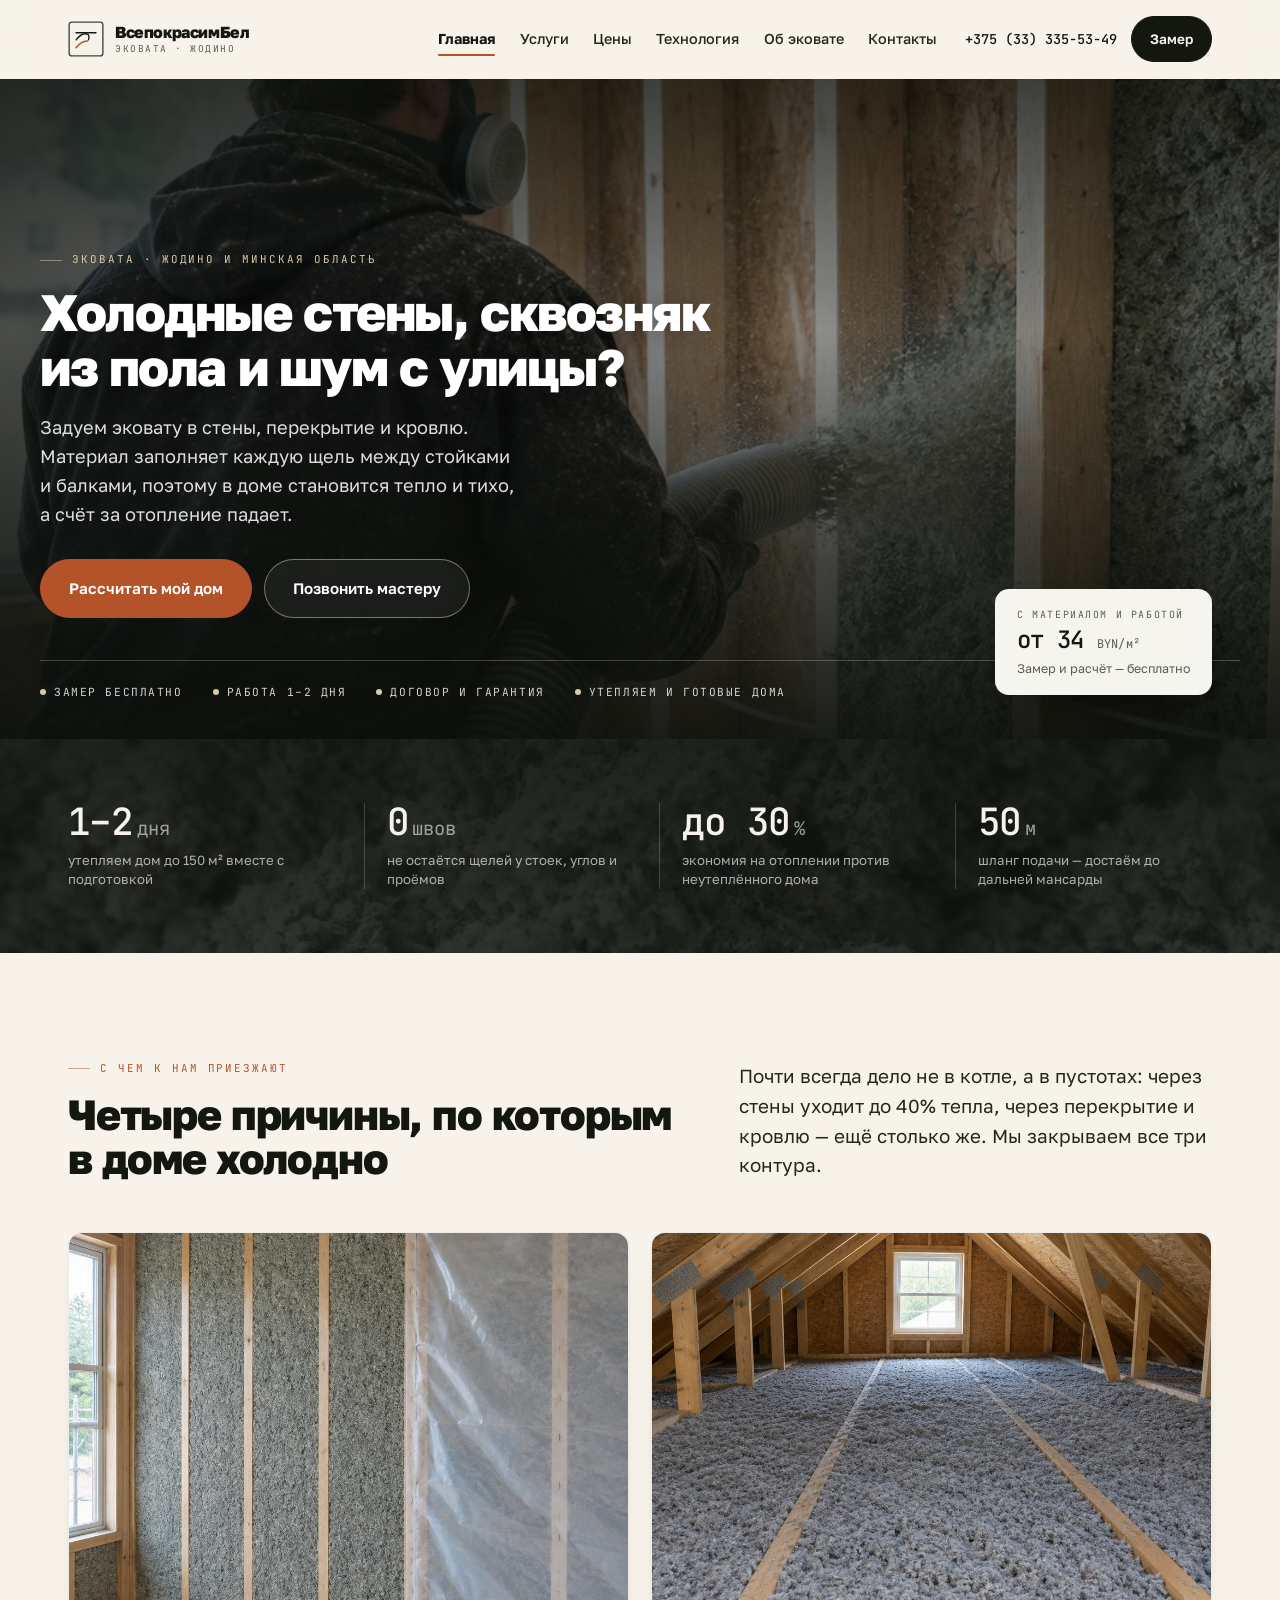
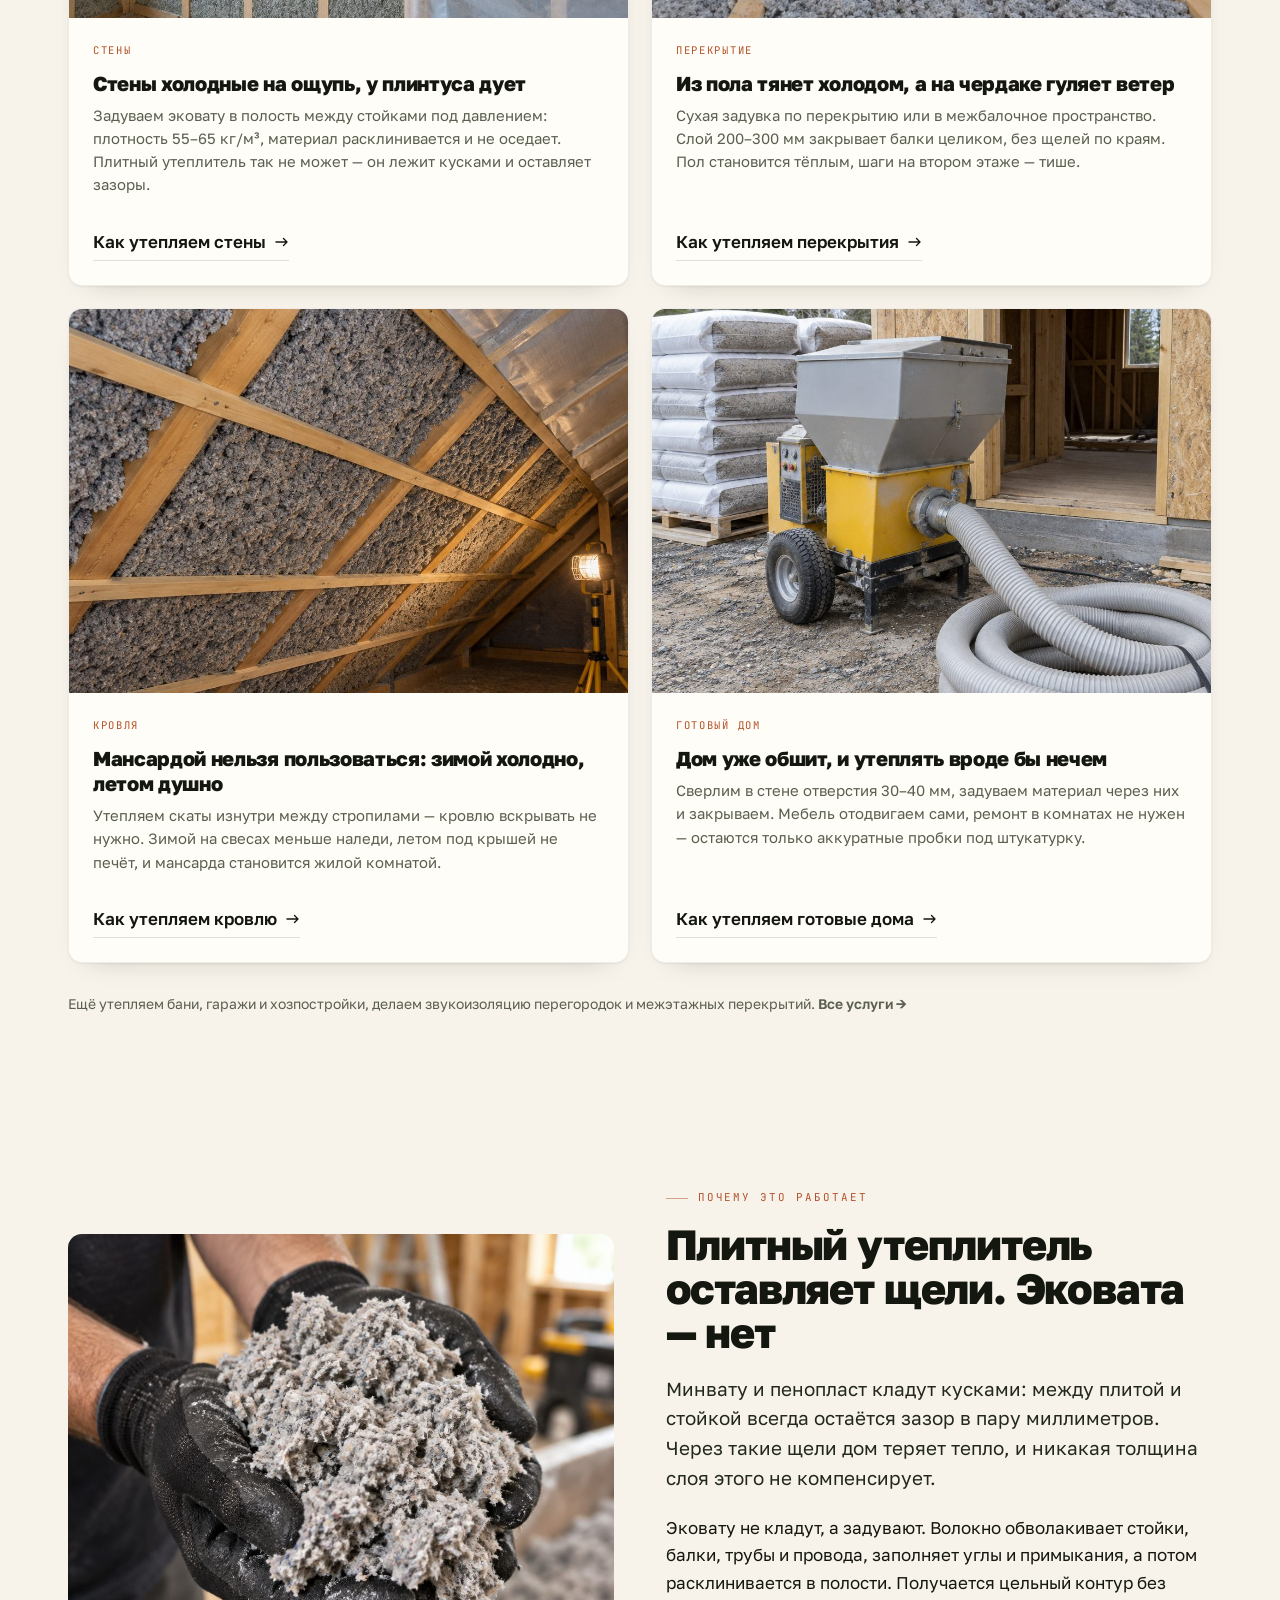
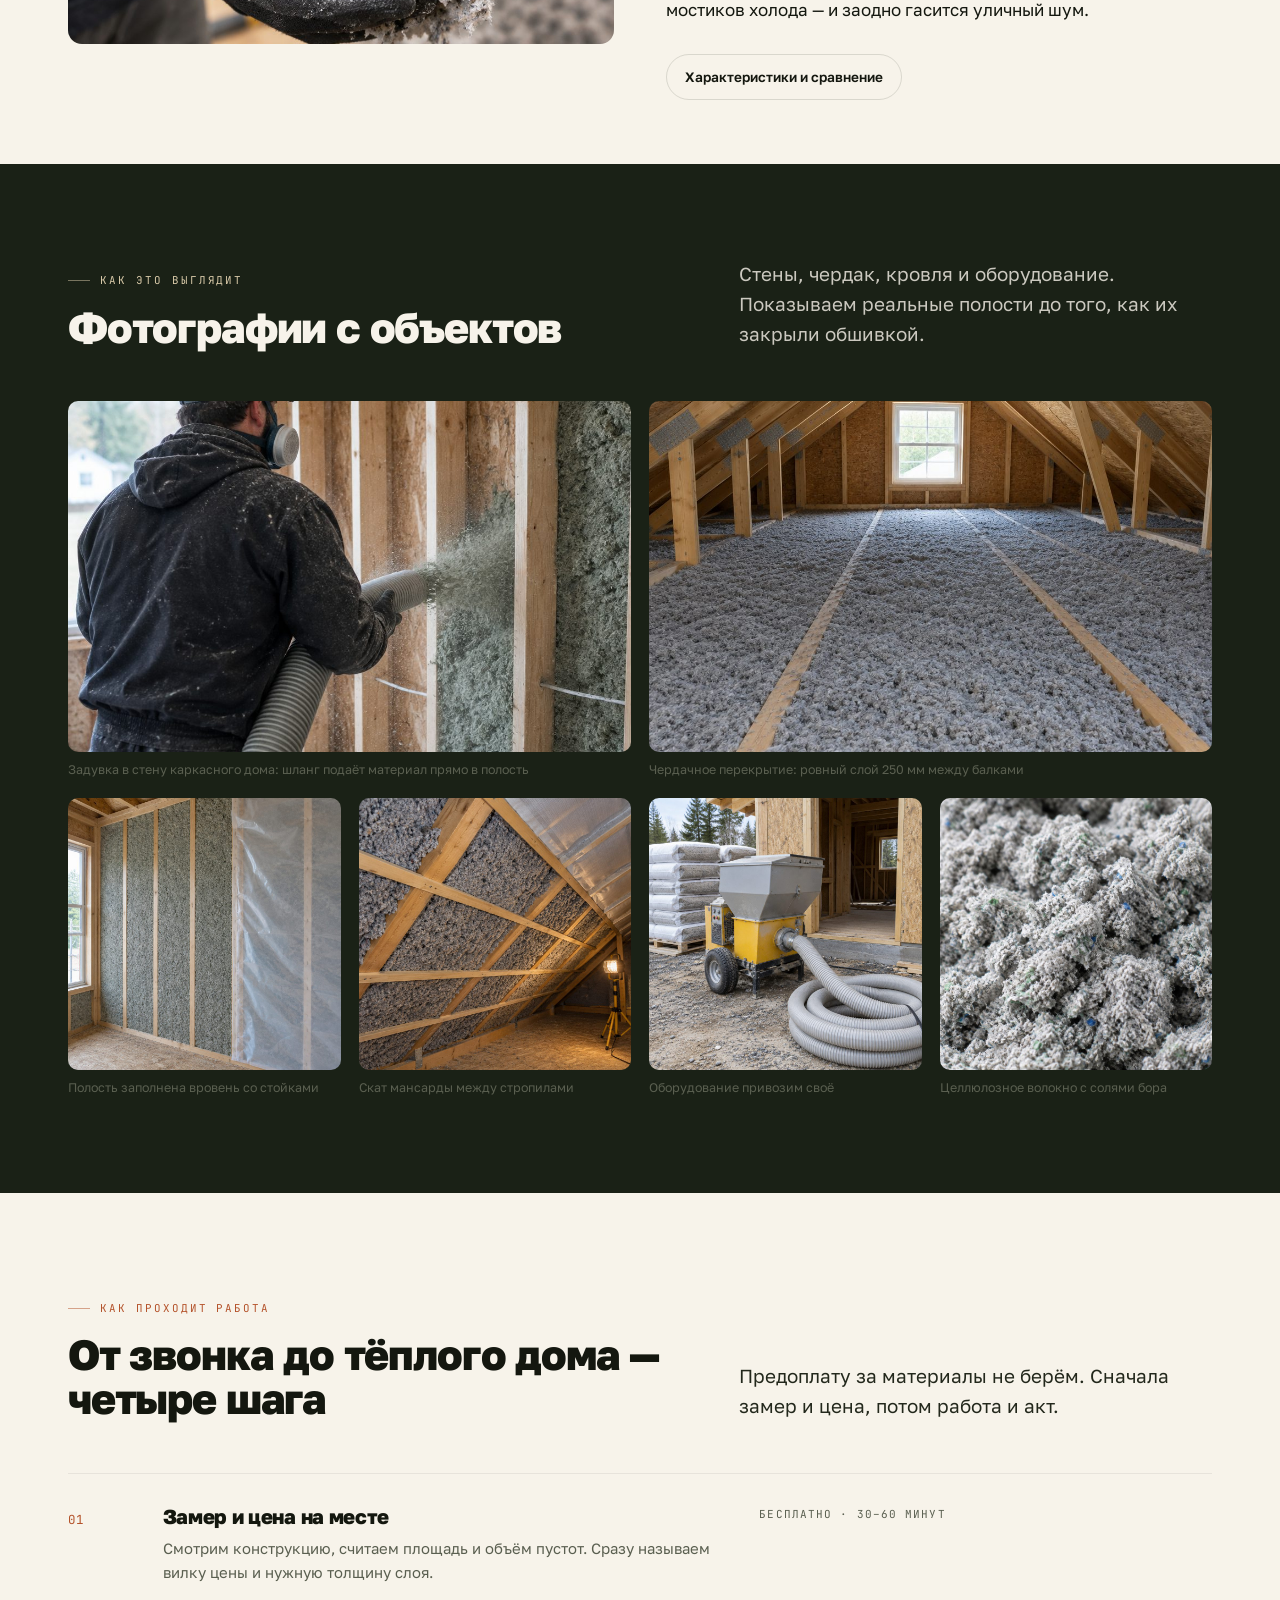
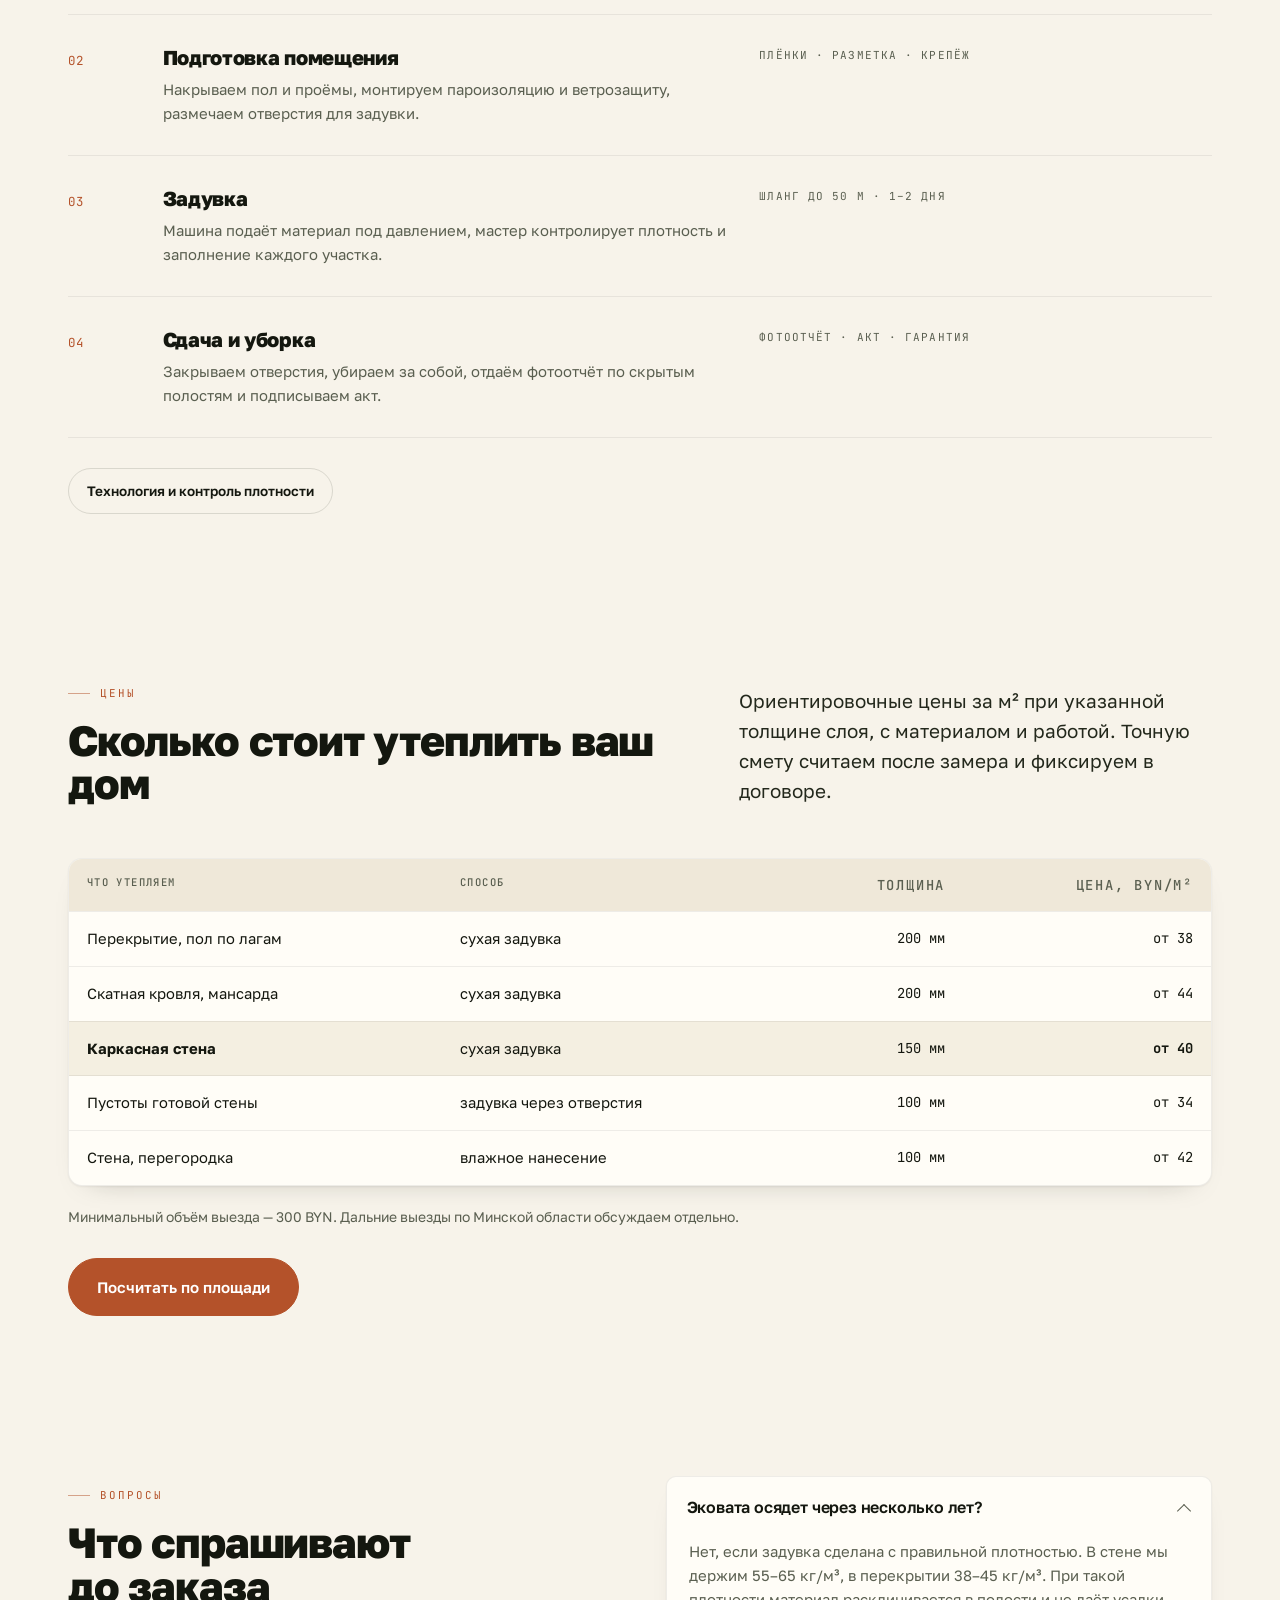
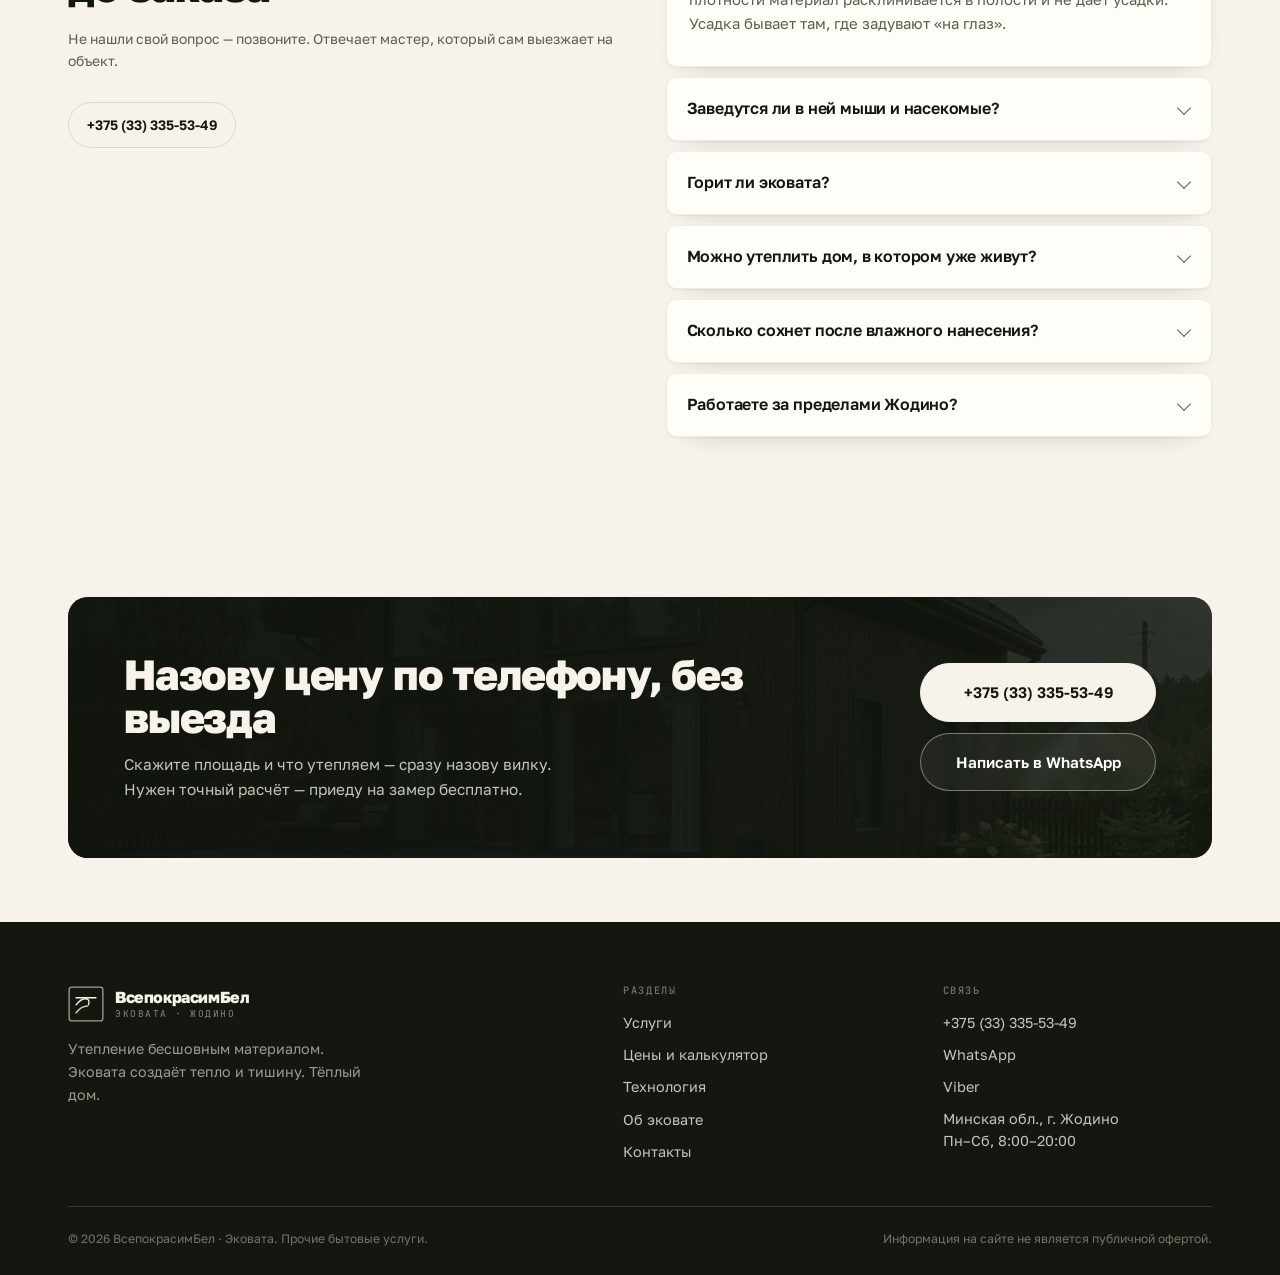
<file: index.html>
<!DOCTYPE html>
<html lang="ru">
<head>
<meta charset="utf-8">
<meta name="viewport" content="width=device-width, initial-scale=1">
<title>Утепление эковатой в Жодино — тепло и тишина без щелей | ВсепокрасимБел</title>
<meta name="description" content="Холодные стены, сквозняки из пола, шум с улицы? Задуваем эковату в стены, перекрытия и кровлю. Замер бесплатно, работа 1–2 дня. Жодино и Минская область. +375 (33) 335-53-49">
<meta name="theme-color" content="#F7F3EA">
<meta property="og:type" content="website">
<meta property="og:title" content="В доме холодно и слышно улицу? Утепление эковатой — ВсепокрасимБел">
<meta property="og:description" content="Бесшовная задувка эковаты в стены, перекрытия и кровлю. Жодино и Минская область. Замер бесплатно.">
<meta property="og:image" content="assets/img/hero-blow.jpg">
<meta property="og:locale" content="ru_BY">
<link rel="icon" href="assets/img/favicon.svg" type="image/svg+xml">
<link rel="preconnect" href="https://fonts.googleapis.com">
<link rel="preconnect" href="https://fonts.gstatic.com" crossorigin>
<link href="https://fonts.googleapis.com/css2?family=Golos+Text:wght@400;500;600;700;800;900&family=Lora:ital,wght@0,400;0,500;1,400;1,500&family=JetBrains+Mono:wght@400;500&display=swap" rel="stylesheet">
<link rel="stylesheet" href="assets/css/style.css?v=4">
</head>
<body>

<header class="site-head">
  <div class="wrap head-in">
    <a class="brand" href="index.html" aria-label="ВсепокрасимБел — на главную">
      <svg class="brand-mark" viewBox="0 0 40 40" aria-hidden="true">
        <rect x="1.25" y="1.25" width="37.5" height="37.5" rx="3" fill="none" stroke="currentColor" stroke-width="1.5" opacity=".8"/>
        <path d="M9 13h22" stroke="currentColor" stroke-width="1.7" stroke-linecap="round"/>
        <path d="M9 21c3.6-4.6 7.2-6.8 10.4-6.8 3 0 5 2 3.4 6.8" fill="none" stroke="currentColor" stroke-width="1.5" stroke-linecap="round"/>
        <path d="M9 29.6c4.2-5.2 8.4-7.4 12.6-7.4" fill="none" stroke="#B4522A" stroke-width="1.8" stroke-linecap="round"/>
      </svg>
      <span class="brand-txt"><b>ВсепокрасимБел</b><em>эковата · Жодино</em></span>
    </a>
    <nav class="nav" id="nav">
      <a href="index.html" class="is-active">Главная</a>
      <a href="uslugi.html">Услуги</a>
      <a href="tseny.html">Цены</a>
      <a href="tehnologiya.html">Технология</a>
      <a href="ob-ekovate.html">Об эковате</a>
      <a href="kontakty.html">Контакты</a>
    </nav>
    <div class="head-cta">
      <a class="phone" href="tel:+375333355349">+375 (33) 335-53-49</a>
      <a class="btn btn-sm" href="kontakty.html">Замер</a>
      <button class="burger" id="burger" aria-label="Меню" aria-expanded="false"><span></span></button>
    </div>
  </div>
</header>

<!-- HERO -->
<section class="hero">
  <img class="hero-img" src="assets/img/hero-blow.jpg" alt="Мастер задувает эковату шлангом в каркасную стену строящегося дома" width="1024" height="1024" fetchpriority="high">
  <div class="wrap hero-in">
    <div class="hero-txt">
      <p class="label">Эковата · Жодино и Минская область</p>
      <h1>Холодные стены, сквозняк из пола и шум с улицы?</h1>
      <p class="hero-sub">Задуем эковату в стены, перекрытие и кровлю. Материал заполняет каждую щель между стойками и балками, поэтому в доме становится тепло и тихо, а счёт за отопление падает.</p>
      <div class="hero-actions">
        <a class="btn btn-clay" href="tseny.html#calc">Рассчитать мой дом</a>
        <a class="btn btn-line-light" href="tel:+375333355349">Позвонить мастеру</a>
      </div>
    </div>
    <div class="price-chip">
      <div class="k">С материалом и работой</div>
      <div class="p">от 34 <small>BYN/м²</small></div>
      <div class="s">Замер и расчёт — бесплатно</div>
    </div>
    <div class="hero-facts">
      <span><i class="dot"></i>Замер бесплатно</span>
      <span><i class="dot"></i>Работа 1–2 дня</span>
      <span><i class="dot"></i>Договор и гарантия</span>
      <span><i class="dot"></i>Утепляем и готовые дома</span>
    </div>
  </div>
</section>

<!-- STATS over fibre -->
<section class="tex sec-tight">
  <img src="assets/img/fiber-macro.jpg" alt="" width="1024" height="1024" loading="lazy" aria-hidden="true">
  <div class="wrap">
    <div class="stats rv">
      <div class="stat">
        <div class="n">1–2<small>дня</small></div>
        <div class="l">утепляем дом до 150 м² вместе с подготовкой</div>
      </div>
      <div class="stat">
        <div class="n">0<small>швов</small></div>
        <div class="l">не остаётся щелей у стоек, углов и проёмов</div>
      </div>
      <div class="stat">
        <div class="n">до 30<small>%</small></div>
        <div class="l">экономия на отоплении против неутеплённого дома</div>
      </div>
      <div class="stat">
        <div class="n">50<small>м</small></div>
        <div class="l">шланг подачи — достаём до дальней мансарды</div>
      </div>
    </div>
  </div>
</section>

<!-- PROBLEMS / SERVICES -->
<section class="sec">
  <div class="wrap">
    <div class="sec-head">
      <div>
        <p class="label">С чем к нам приезжают</p>
        <h2>Четыре причины, по которым в доме холодно</h2>
      </div>
      <div>
        <p class="lead">Почти всегда дело не в котле, а в пустотах: через стены уходит до 40% тепла, через перекрытие и кровлю — ещё столько же. Мы закрываем все три контура.</p>
      </div>
    </div>

    <div class="grid g2">
      <article class="card card-ph rv">
        <div class="ph ph-16x10"><img src="assets/img/wall-cavity.jpg" alt="Каркасная стена дома с заполненными эковатой полостями между стойками" width="1024" height="1024" loading="lazy"></div>
        <div class="body">
          <div class="num">Стены</div>
          <h3>Стены холодные на ощупь, у плинтуса дует</h3>
          <p>Задуваем эковату в полость между стойками под давлением: плотность 55–65 кг/м³, материал расклинивается и не оседает. Плитный утеплитель так не может — он лежит кусками и оставляет зазоры.</p>
          <div class="card-link"><a class="link-u" href="uslugi.html">Как утепляем стены <svg width="14" height="10" viewBox="0 0 14 10" fill="none" aria-hidden="true"><path d="M1 5h11M8.5 1.5L12 5l-3.5 3.5" stroke="currentColor" stroke-width="1.4" stroke-linecap="round" stroke-linejoin="round"/></svg></a></div>
        </div>
      </article>

      <article class="card card-ph rv">
        <div class="ph ph-16x10"><img src="assets/img/attic.jpg" alt="Чердачное перекрытие дома, засыпанное ровным слоем эковаты между балками" width="1024" height="1024" loading="lazy"></div>
        <div class="body">
          <div class="num">Перекрытие</div>
          <h3>Из пола тянет холодом, а на чердаке гуляет ветер</h3>
          <p>Сухая задувка по перекрытию или в межбалочное пространство. Слой 200–300 мм закрывает балки целиком, без щелей по краям. Пол становится тёплым, шаги на втором этаже — тише.</p>
          <div class="card-link"><a class="link-u" href="uslugi.html">Как утепляем перекрытия <svg width="14" height="10" viewBox="0 0 14 10" fill="none" aria-hidden="true"><path d="M1 5h11M8.5 1.5L12 5l-3.5 3.5" stroke="currentColor" stroke-width="1.4" stroke-linecap="round" stroke-linejoin="round"/></svg></a></div>
        </div>
      </article>

      <article class="card card-ph rv">
        <div class="ph ph-16x10"><img src="assets/img/roof.jpg" alt="Скат крыши изнутри: полость между стропилами заполнена эковатой" width="1024" height="1024" loading="lazy"></div>
        <div class="body">
          <div class="num">Кровля</div>
          <h3>Мансардой нельзя пользоваться: зимой холодно, летом душно</h3>
          <p>Утепляем скаты изнутри между стропилами — кровлю вскрывать не нужно. Зимой на свесах меньше наледи, летом под крышей не печёт, и мансарда становится жилой комнатой.</p>
          <div class="card-link"><a class="link-u" href="uslugi.html">Как утепляем кровлю <svg width="14" height="10" viewBox="0 0 14 10" fill="none" aria-hidden="true"><path d="M1 5h11M8.5 1.5L12 5l-3.5 3.5" stroke="currentColor" stroke-width="1.4" stroke-linecap="round" stroke-linejoin="round"/></svg></a></div>
        </div>
      </article>

      <article class="card card-ph rv">
        <div class="ph ph-16x10"><img src="assets/img/machine.jpg" alt="Задувочная машина и шланг у входа в дом, мешки с материалом рядом" width="1024" height="1024" loading="lazy"></div>
        <div class="body">
          <div class="num">Готовый дом</div>
          <h3>Дом уже обшит, и утеплять вроде бы нечем</h3>
          <p>Сверлим в стене отверстия 30–40 мм, задуваем материал через них и закрываем. Мебель отодвигаем сами, ремонт в комнатах не нужен — остаются только аккуратные пробки под штукатурку.</p>
          <div class="card-link"><a class="link-u" href="uslugi.html">Как утепляем готовые дома <svg width="14" height="10" viewBox="0 0 14 10" fill="none" aria-hidden="true"><path d="M1 5h11M8.5 1.5L12 5l-3.5 3.5" stroke="currentColor" stroke-width="1.4" stroke-linecap="round" stroke-linejoin="round"/></svg></a></div>
        </div>
      </article>
    </div>

    <p class="small mt3">Ещё утепляем бани, гаражи и хозпостройки, делаем звукоизоляцию перегородок и межэтажных перекрытий. <a class="link-u" href="uslugi.html" style="border:0">Все услуги →</a></p>
  </div>
</section>

<!-- WHY IT WORKS -->
<section class="sec-tight">
  <div class="wrap split split-media">
    <div class="ph ph-4x3 rv">
      <img src="assets/img/hands.jpg" alt="Горсть целлюлозного утеплителя эковата в рабочих перчатках" width="1024" height="1024" loading="lazy">
    </div>
    <div>
      <p class="label">Почему это работает</p>
      <h2>Плитный утеплитель оставляет щели. Эковата — нет</h2>
      <p class="lead mt2">Минвату и пенопласт кладут кусками: между плитой и стойкой всегда остаётся зазор в пару миллиметров. Через такие щели дом теряет тепло, и никакая толщина слоя этого не компенсирует.</p>
      <p class="mt2">Эковату не кладут, а задувают. Волокно обволакивает стойки, балки, трубы и провода, заполняет углы и примыкания, а потом расклинивается в полости. Получается цельный контур без мостиков холода — и заодно гасится уличный шум.</p>
      <p class="mt3"><a class="btn btn-ghost btn-sm" href="ob-ekovate.html">Характеристики и сравнение</a></p>
    </div>
  </div>
</section>

<!-- GALLERY -->
<section class="sec band">
  <div class="wrap">
    <div class="sec-head">
      <div>
        <p class="label">Как это выглядит</p>
        <h2>Фотографии с объектов</h2>
      </div>
      <div>
        <p class="lead">Стены, чердак, кровля и оборудование. Показываем реальные полости до того, как их закрыли обшивкой.</p>
      </div>
    </div>

    <div class="gallery rv">
      <figure>
        <div class="ph ph-16x10"><img src="assets/img/hero-blow.jpg" alt="Задувка эковаты в каркасную стену" width="1024" height="1024" loading="lazy"></div>
        <figcaption>Задувка в стену каркасного дома: шланг подаёт материал прямо в полость</figcaption>
      </figure>
      <figure>
        <div class="ph ph-16x10"><img src="assets/img/attic.jpg" alt="Чердак с засыпанным перекрытием" width="1024" height="1024" loading="lazy"></div>
        <figcaption>Чердачное перекрытие: ровный слой 250 мм между балками</figcaption>
      </figure>
      <figure>
        <div class="ph ph-1x1"><img src="assets/img/wall-cavity.jpg" alt="Полость стены заполнена эковатой" width="1024" height="1024" loading="lazy"></div>
        <figcaption>Полость заполнена вровень со стойками</figcaption>
      </figure>
      <figure>
        <div class="ph ph-1x1"><img src="assets/img/roof.jpg" alt="Скат кровли с эковатой между стропилами" width="1024" height="1024" loading="lazy"></div>
        <figcaption>Скат мансарды между стропилами</figcaption>
      </figure>
      <figure>
        <div class="ph ph-1x1"><img src="assets/img/machine.jpg" alt="Задувочная машина с длинным шлангом" width="1024" height="1024" loading="lazy"></div>
        <figcaption>Оборудование привозим своё</figcaption>
      </figure>
      <figure>
        <div class="ph ph-1x1"><img src="assets/img/fiber-macro.jpg" alt="Волокна эковаты крупным планом" width="1024" height="1024" loading="lazy"></div>
        <figcaption>Целлюлозное волокно с солями бора</figcaption>
      </figure>
    </div>
  </div>
</section>

<!-- PROCESS -->
<section class="sec">
  <div class="wrap">
    <div class="sec-head">
      <div>
        <p class="label">Как проходит работа</p>
        <h2>От звонка до тёплого дома — четыре шага</h2>
      </div>
      <div>
        <p class="lead">Предоплату за материалы не берём. Сначала замер и цена, потом работа и акт.</p>
      </div>
    </div>

    <div class="steps">
      <div class="step rv">
        <div class="i">01</div>
        <div><h3>Замер и цена на месте</h3><p>Смотрим конструкцию, считаем площадь и объём пустот. Сразу называем вилку цены и нужную толщину слоя.</p></div>
        <div class="note">Бесплатно · 30–60 минут</div>
      </div>
      <div class="step rv">
        <div class="i">02</div>
        <div><h3>Подготовка помещения</h3><p>Накрываем пол и проёмы, монтируем пароизоляцию и ветрозащиту, размечаем отверстия для задувки.</p></div>
        <div class="note">Плёнки · разметка · крепёж</div>
      </div>
      <div class="step rv">
        <div class="i">03</div>
        <div><h3>Задувка</h3><p>Машина подаёт материал под давлением, мастер контролирует плотность и заполнение каждого участка.</p></div>
        <div class="note">Шланг до 50 м · 1–2 дня</div>
      </div>
      <div class="step rv">
        <div class="i">04</div>
        <div><h3>Сдача и уборка</h3><p>Закрываем отверстия, убираем за собой, отдаём фотоотчёт по скрытым полостям и подписываем акт.</p></div>
        <div class="note">Фотоотчёт · акт · гарантия</div>
      </div>
    </div>

    <p class="mt3"><a class="btn btn-ghost btn-sm" href="tehnologiya.html">Технология и контроль плотности</a></p>
  </div>
</section>

<!-- PRICES -->
<section class="sec-tight">
  <div class="wrap">
    <div class="sec-head">
      <div>
        <p class="label">Цены</p>
        <h2>Сколько стоит утеплить ваш дом</h2>
      </div>
      <div>
        <p class="lead">Ориентировочные цены за м² при указанной толщине слоя, с материалом и работой. Точную смету считаем после замера и фиксируем в договоре.</p>
      </div>
    </div>

    <div class="tbl-wrap rv">
      <table>
        <thead>
          <tr>
            <th>Что утепляем</th>
            <th>Способ</th>
            <th class="num">Толщина</th>
            <th class="num">Цена, BYN/м²</th>
          </tr>
        </thead>
        <tbody>
          <tr><td>Перекрытие, пол по лагам</td><td>сухая задувка</td><td class="num">200 мм</td><td class="num">от 38</td></tr>
          <tr><td>Скатная кровля, мансарда</td><td>сухая задувка</td><td class="num">200 мм</td><td class="num">от 44</td></tr>
          <tr class="hl"><td><b>Каркасная стена</b></td><td>сухая задувка</td><td class="num">150 мм</td><td class="num"><b>от 40</b></td></tr>
          <tr><td>Пустоты готовой стены</td><td>задувка через отверстия</td><td class="num">100 мм</td><td class="num">от 34</td></tr>
          <tr><td>Стена, перегородка</td><td>влажное нанесение</td><td class="num">100 мм</td><td class="num">от 42</td></tr>
        </tbody>
      </table>
    </div>
    <p class="small mt2">Минимальный объём выезда — 300 BYN. Дальние выезды по Минской области обсуждаем отдельно.</p>
    <p class="mt3"><a class="btn btn-clay" href="tseny.html#calc">Посчитать по площади</a></p>
  </div>
</section>

<!-- FAQ -->
<section class="sec">
  <div class="wrap split">
    <div>
      <p class="label">Вопросы</p>
      <h2>Что спрашивают<br>до заказа</h2>
      <p class="small mt2">Не нашли свой вопрос — позвоните. Отвечает мастер, который сам выезжает на объект.</p>
      <p class="mt3"><a class="btn btn-ghost btn-sm" href="tel:+375333355349">+375 (33) 335-53-49</a></p>
    </div>
    <div class="faq">
      <details open>
        <summary>Эковата осядет через несколько лет?</summary>
        <div class="a"><p>Нет, если задувка сделана с правильной плотностью. В стене мы держим 55–65 кг/м³, в перекрытии 38–45 кг/м³. При такой плотности материал расклинивается в полости и не даёт усадки. Усадка бывает там, где задувают «на глаз».</p></div>
      </details>
      <details>
        <summary>Заведутся ли в ней мыши и насекомые?</summary>
        <div class="a"><p>Нет. Целлюлоза обработана солями борной кислоты и буры — это антисептик. Грызунам материал не интересен ни как еда, ни как гнездо, насекомые в нём не живут.</p></div>
      </details>
      <details>
        <summary>Горит ли эковата?</summary>
        <div class="a"><p>Группа горючести Г2 — как у дерева, из которого построен дом. Антипирены замедляют распространение пламени, материал не поддерживает самостоятельное горение и не плавится каплями, как пенопласт.</p></div>
      </details>
      <details>
        <summary>Можно утеплить дом, в котором уже живут?</summary>
        <div class="a"><p>Да. В стене сверлятся отверстия 30–40 мм, через них задувается материал, затем отверстия закрываются и штукатурятся. Мебель отодвигаем сами, ремонт в комнатах не нужен.</p></div>
      </details>
      <details>
        <summary>Сколько сохнет после влажного нанесения?</summary>
        <div class="a"><p>Поверхностный слой схватывается за 20–40 минут, полное высыхание слоя 100 мм — от 24 до 72 часов в зависимости от температуры и вентиляции.</p></div>
      </details>
      <details>
        <summary>Работаете за пределами Жодино?</summary>
        <div class="a"><p>Да: Смолевичи, Борисов, Логойск, Смолевичский и Борисовский районы, Минск и Минская область. Дальние выезды обсуждаем отдельно — по расстоянию и объёму работ.</p></div>
      </details>
    </div>
  </div>
</section>

<!-- CTA -->
<section class="sec-tight">
  <div class="wrap">
    <div class="cta rv">
      <img src="assets/img/house.jpg" alt="" width="1024" height="1024" loading="lazy" aria-hidden="true">
      <div class="cta-in">
        <div>
          <h2>Назову цену по телефону, без выезда</h2>
          <p>Скажите площадь и что утепляем — сразу назову вилку. Нужен точный расчёт — приеду на замер бесплатно.</p>
        </div>
        <div class="cta-actions">
          <a class="btn btn-light" href="tel:+375333355349">+375 (33) 335-53-49</a>
          <a class="btn btn-line-light" href="https://wa.me/375333355349" target="_blank" rel="noopener">Написать в WhatsApp</a>
        </div>
      </div>
    </div>
  </div>
</section>

<footer class="site-foot">
  <div class="wrap">
    <div class="foot-top">
      <div>
        <a class="brand" href="index.html">
          <svg class="brand-mark" viewBox="0 0 40 40" aria-hidden="true" style="color:#F7F3EA">
            <rect x="1.25" y="1.25" width="37.5" height="37.5" rx="3" fill="none" stroke="currentColor" stroke-width="1.5" opacity=".6"/>
            <path d="M9 13h22" stroke="currentColor" stroke-width="1.7" stroke-linecap="round"/>
            <path d="M9 21c3.6-4.6 7.2-6.8 10.4-6.8 3 0 5 2 3.4 6.8" fill="none" stroke="currentColor" stroke-width="1.5" stroke-linecap="round"/>
            <path d="M9 29.6c4.2-5.2 8.4-7.4 12.6-7.4" fill="none" stroke="#D8C9A8" stroke-width="1.8" stroke-linecap="round"/>
          </svg>
          <span class="brand-txt"><b>ВсепокрасимБел</b><em>эковата · Жодино</em></span>
        </a>
        <p class="foot-desc">Утепление бесшовным материалом. Эковата создаёт тепло и тишину. Тёплый дом.</p>
      </div>
      <div class="foot-col">
        <h4>Разделы</h4>
        <a href="uslugi.html">Услуги</a>
        <a href="tseny.html">Цены и калькулятор</a>
        <a href="tehnologiya.html">Технология</a>
        <a href="ob-ekovate.html">Об эковате</a>
        <a href="kontakty.html">Контакты</a>
      </div>
      <div class="foot-col">
        <h4>Связь</h4>
        <a href="tel:+375333355349">+375 (33) 335-53-49</a>
        <a href="https://wa.me/375333355349" target="_blank" rel="noopener">WhatsApp</a>
        <a href="viber://chat?number=%2B375333355349">Viber</a>
        <p class="small">Минская обл., г. Жодино<br>Пн–Сб, 8:00–20:00</p>
      </div>
    </div>
    <div class="foot-bot">
      <span>© <span id="year">2026</span> ВсепокрасимБел · Эковата. Прочие бытовые услуги.</span>
      <span>Информация на сайте не является публичной офертой.</span>
    </div>
  </div>
</footer>

<script src="assets/js/app.js?v=4"></script>
</body>
</html>
</file>
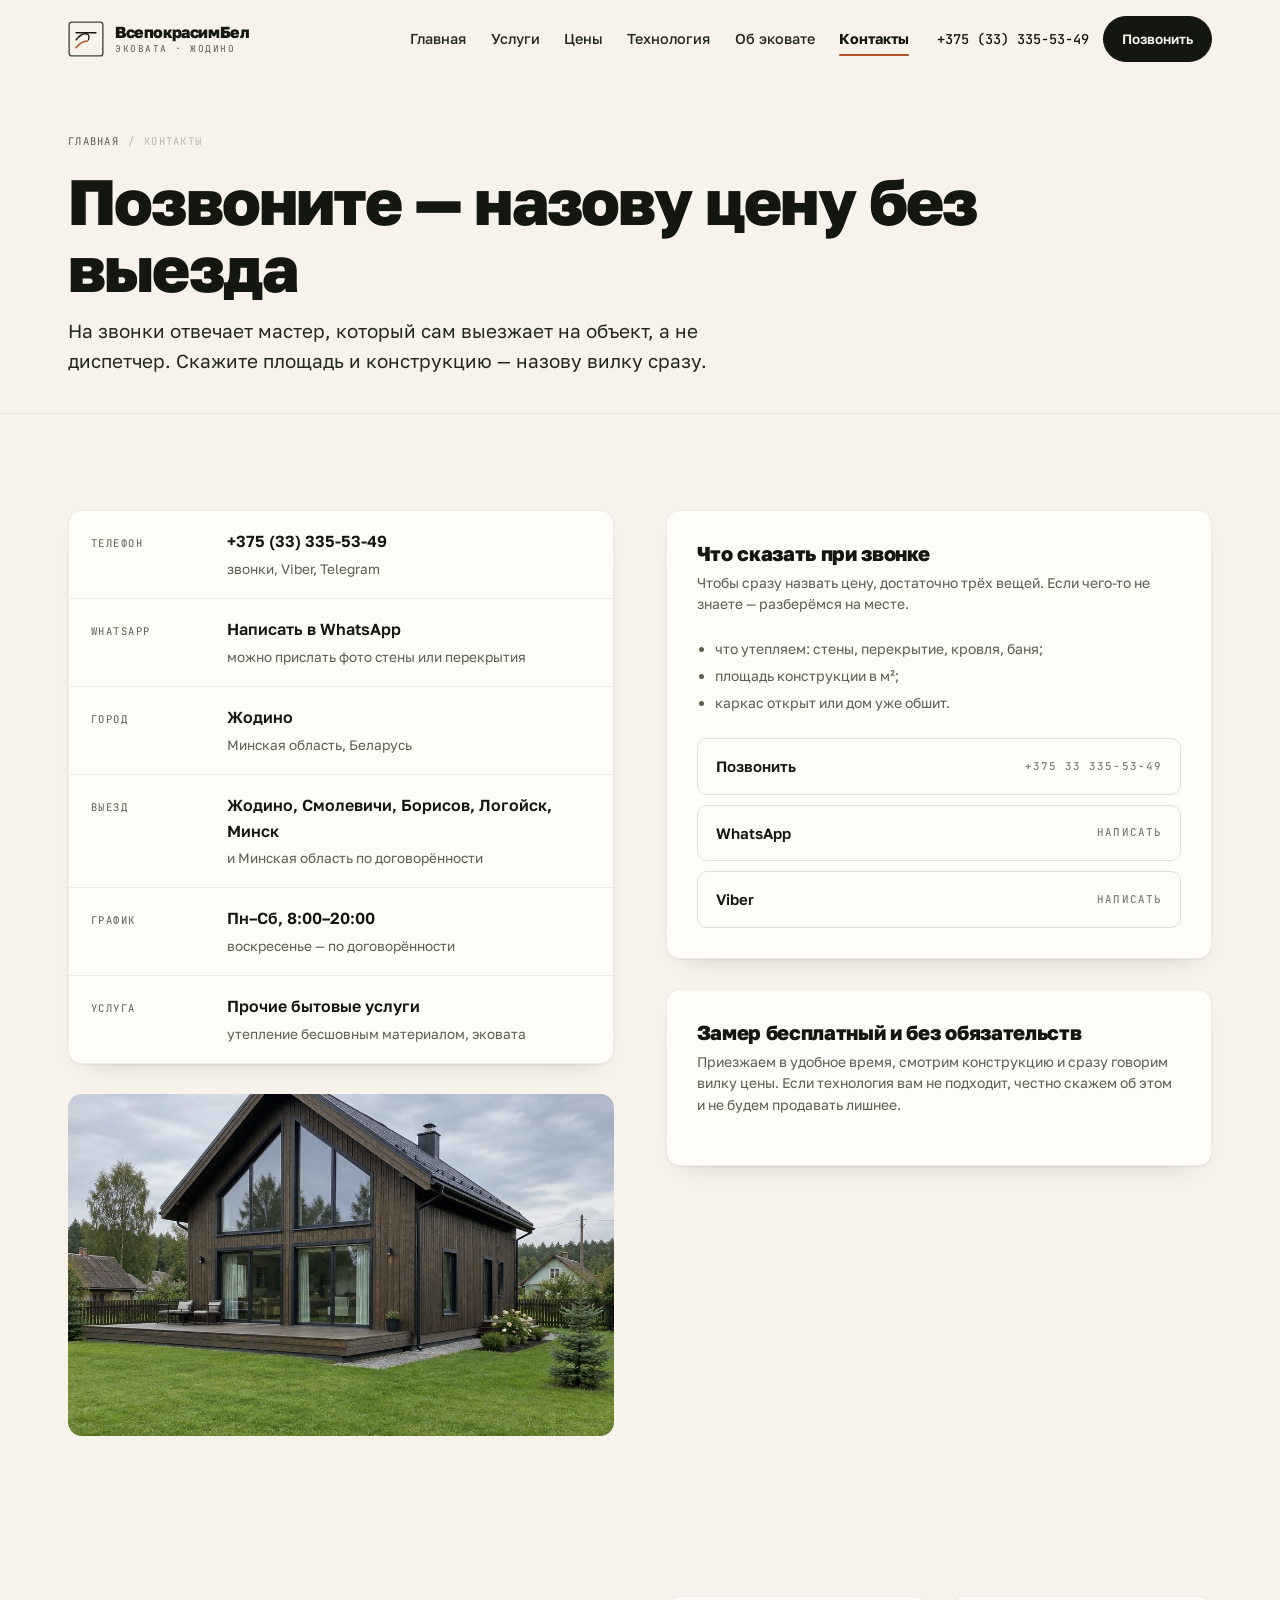
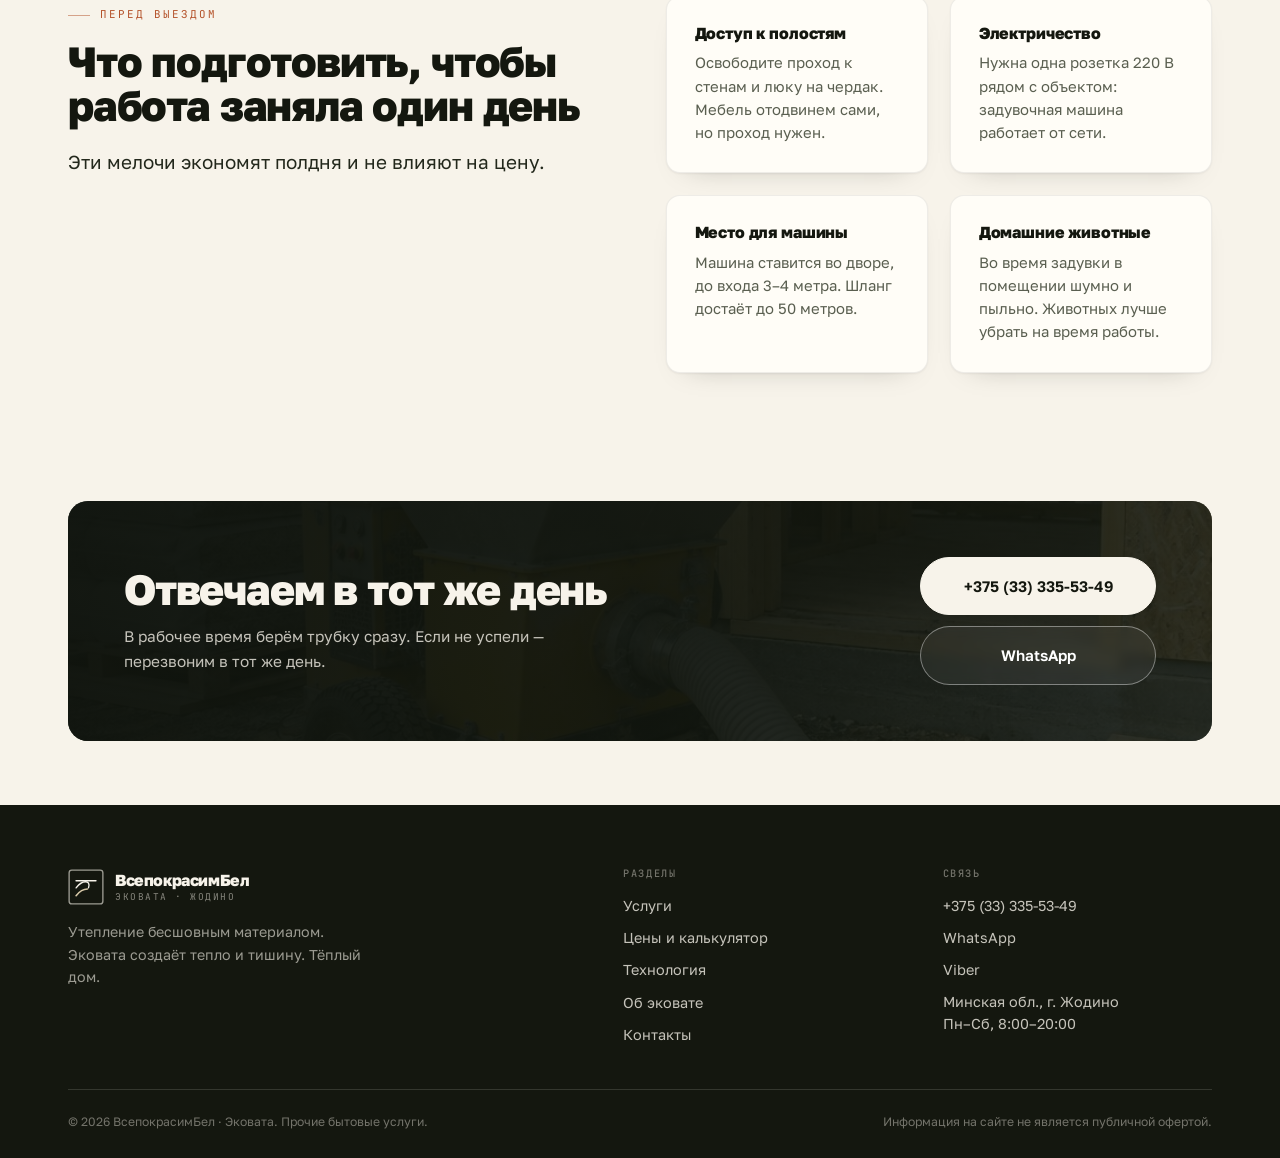
<file: kontakty.html>
<!DOCTYPE html>
<html lang="ru">
<head>
<meta charset="utf-8">
<meta name="viewport" content="width=device-width, initial-scale=1">
<title>Контакты — утепление эковатой в Жодино | ВсепокрасимБел</title>
<meta name="description" content="Позвонить мастеру по утеплению эковатой: +375 (33) 335-53-49. Жодино, Минская область. Замер бесплатно, Пн–Сб 8:00–20:00.">
<meta name="theme-color" content="#F7F3EA">
<meta property="og:type" content="website">
<meta property="og:title" content="Контакты | ВсепокрасимБел · Эковата">
<meta property="og:description" content="+375 (33) 335-53-49 · Жодино, Минская область. Замер бесплатно.">
<meta property="og:image" content="assets/img/house.jpg">
<link rel="icon" href="assets/img/favicon.svg" type="image/svg+xml">
<link rel="preconnect" href="https://fonts.googleapis.com">
<link rel="preconnect" href="https://fonts.gstatic.com" crossorigin>
<link href="https://fonts.googleapis.com/css2?family=Golos+Text:wght@400;500;600;700;800;900&family=Lora:ital,wght@0,400;0,500;1,400;1,500&family=JetBrains+Mono:wght@400;500&display=swap" rel="stylesheet">
<link rel="stylesheet" href="assets/css/style.css?v=4">
</head>
<body>

<header class="site-head">
  <div class="wrap head-in">
    <a class="brand" href="index.html" aria-label="ВсепокрасимБел — на главную">
      <svg class="brand-mark" viewBox="0 0 40 40" aria-hidden="true">
        <rect x="1.25" y="1.25" width="37.5" height="37.5" rx="3" fill="none" stroke="currentColor" stroke-width="1.5" opacity=".8"/>
        <path d="M9 13h22" stroke="currentColor" stroke-width="1.7" stroke-linecap="round"/>
        <path d="M9 21c3.6-4.6 7.2-6.8 10.4-6.8 3 0 5 2 3.4 6.8" fill="none" stroke="currentColor" stroke-width="1.5" stroke-linecap="round"/>
        <path d="M9 29.6c4.2-5.2 8.4-7.4 12.6-7.4" fill="none" stroke="#B4522A" stroke-width="1.8" stroke-linecap="round"/>
      </svg>
      <span class="brand-txt"><b>ВсепокрасимБел</b><em>эковата · Жодино</em></span>
    </a>
    <nav class="nav" id="nav">
      <a href="index.html">Главная</a>
      <a href="uslugi.html">Услуги</a>
      <a href="tseny.html">Цены</a>
      <a href="tehnologiya.html">Технология</a>
      <a href="ob-ekovate.html">Об эковате</a>
      <a href="kontakty.html" class="is-active">Контакты</a>
    </nav>
    <div class="head-cta">
      <a class="phone" href="tel:+375333355349">+375 (33) 335-53-49</a>
      <a class="btn btn-sm" href="tel:+375333355349">Позвонить</a>
      <button class="burger" id="burger" aria-label="Меню" aria-expanded="false"><span></span></button>
    </div>
  </div>
</header>

<section class="page-head">
  <div class="wrap">
    <nav class="crumbs" aria-label="Хлебные крошки">
      <a href="index.html">Главная</a><span>/</span><span>Контакты</span>
    </nav>
    <h1>Позвоните — назову цену без выезда</h1>
    <p class="lead">На звонки отвечает мастер, который сам выезжает на объект, а не диспетчер. Скажите площадь и конструкцию — назову вилку сразу.</p>
  </div>
</section>

<section class="sec">
  <div class="wrap contact-grid">
    <div>
      <ul class="contact-list">
        <li>
          <span class="k">Телефон</span>
          <span class="v"><a href="tel:+375333355349">+375 (33) 335-53-49</a><span>звонки, Viber, Telegram</span></span>
        </li>
        <li>
          <span class="k">WhatsApp</span>
          <span class="v"><a href="https://wa.me/375333355349" target="_blank" rel="noopener">Написать в WhatsApp</a><span>можно прислать фото стены или перекрытия</span></span>
        </li>
        <li>
          <span class="k">Город</span>
          <span class="v">Жодино<span>Минская область, Беларусь</span></span>
        </li>
        <li>
          <span class="k">Выезд</span>
          <span class="v">Жодино, Смолевичи, Борисов, Логойск, Минск<span>и Минская область по договорённости</span></span>
        </li>
        <li>
          <span class="k">График</span>
          <span class="v">Пн–Сб, 8:00–20:00<span>воскресенье — по договорённости</span></span>
        </li>
        <li>
          <span class="k">Услуга</span>
          <span class="v">Прочие бытовые услуги<span>утепление бесшовным материалом, эковата</span></span>
        </li>
      </ul>

      <div class="ph ph-16x10 mt3">
        <img src="assets/img/house.jpg" alt="Деревянный дом, утеплённый эковатой" width="1024" height="1024" loading="lazy">
      </div>
    </div>

    <div>
      <div class="msg-box">
        <h3>Что сказать при звонке</h3>
        <p class="small">Чтобы сразу назвать цену, достаточно трёх вещей. Если чего-то не знаете — разберёмся на месте.</p>
        <ul class="small" style="margin:0 0 22px; padding-left:18px; line-height:1.95">
          <li>что утепляем: стены, перекрытие, кровля, баня;</li>
          <li>площадь конструкции в м²;</li>
          <li>каркас открыт или дом уже обшит.</li>
        </ul>
        <div class="msg-actions">
          <a href="tel:+375333355349">Позвонить <span>+375 33 335-53-49</span></a>
          <a href="https://wa.me/375333355349" target="_blank" rel="noopener">WhatsApp <span>написать</span></a>
          <a href="viber://chat?number=%2B375333355349">Viber <span>написать</span></a>
        </div>
      </div>

      <div class="msg-box mt3">
        <h3>Замер бесплатный и без обязательств</h3>
        <p class="small mb0">Приезжаем в удобное время, смотрим конструкцию и сразу говорим вилку цены. Если технология вам не подходит, честно скажем об этом и не будем продавать лишнее.</p>
      </div>
    </div>
  </div>
</section>

<section class="sec-tight">
  <div class="wrap split">
    <div>
      <p class="label">Перед выездом</p>
      <h2>Что подготовить, чтобы работа заняла один день</h2>
      <p class="lead mt2">Эти мелочи экономят полдня и не влияют на цену.</p>
    </div>
    <div>
      <div class="grid g2">
        <div class="card"><h4>Доступ к полостям</h4><p class="small mt1">Освободите проход к стенам и люку на чердак. Мебель отодвинем сами, но проход нужен.</p></div>
        <div class="card"><h4>Электричество</h4><p class="small mt1">Нужна одна розетка 220 В рядом с объектом: задувочная машина работает от сети.</p></div>
        <div class="card"><h4>Место для машины</h4><p class="small mt1">Машина ставится во дворе, до входа 3–4 метра. Шланг достаёт до 50 метров.</p></div>
        <div class="card"><h4>Домашние животные</h4><p class="small mt1">Во время задувки в помещении шумно и пыльно. Животных лучше убрать на время работы.</p></div>
      </div>
    </div>
  </div>
</section>

<section class="sec-tight">
  <div class="wrap">
    <div class="cta rv">
      <img src="assets/img/machine.jpg" alt="" width="1024" height="1024" loading="lazy" aria-hidden="true">
      <div class="cta-in">
        <div>
          <h2>Отвечаем в тот же день</h2>
          <p>В рабочее время берём трубку сразу. Если не успели — перезвоним в тот же день.</p>
        </div>
        <div class="cta-actions">
          <a class="btn btn-light" href="tel:+375333355349">+375 (33) 335-53-49</a>
          <a class="btn btn-line-light" href="https://wa.me/375333355349" target="_blank" rel="noopener">WhatsApp</a>
        </div>
      </div>
    </div>
  </div>
</section>

<footer class="site-foot">
  <div class="wrap">
    <div class="foot-top">
      <div>
        <a class="brand" href="index.html">
          <svg class="brand-mark" viewBox="0 0 40 40" aria-hidden="true" style="color:#F7F3EA">
            <rect x="1.25" y="1.25" width="37.5" height="37.5" rx="3" fill="none" stroke="currentColor" stroke-width="1.5" opacity=".6"/>
            <path d="M9 13h22" stroke="currentColor" stroke-width="1.7" stroke-linecap="round"/>
            <path d="M9 21c3.6-4.6 7.2-6.8 10.4-6.8 3 0 5 2 3.4 6.8" fill="none" stroke="currentColor" stroke-width="1.5" stroke-linecap="round"/>
            <path d="M9 29.6c4.2-5.2 8.4-7.4 12.6-7.4" fill="none" stroke="#D8C9A8" stroke-width="1.8" stroke-linecap="round"/>
          </svg>
          <span class="brand-txt"><b>ВсепокрасимБел</b><em>эковата · Жодино</em></span>
        </a>
        <p class="foot-desc">Утепление бесшовным материалом. Эковата создаёт тепло и тишину. Тёплый дом.</p>
      </div>
      <div class="foot-col">
        <h4>Разделы</h4>
        <a href="uslugi.html">Услуги</a>
        <a href="tseny.html">Цены и калькулятор</a>
        <a href="tehnologiya.html">Технология</a>
        <a href="ob-ekovate.html">Об эковате</a>
        <a href="kontakty.html">Контакты</a>
      </div>
      <div class="foot-col">
        <h4>Связь</h4>
        <a href="tel:+375333355349">+375 (33) 335-53-49</a>
        <a href="https://wa.me/375333355349" target="_blank" rel="noopener">WhatsApp</a>
        <a href="viber://chat?number=%2B375333355349">Viber</a>
        <p class="small">Минская обл., г. Жодино<br>Пн–Сб, 8:00–20:00</p>
      </div>
    </div>
    <div class="foot-bot">
      <span>© <span id="year">2026</span> ВсепокрасимБел · Эковата. Прочие бытовые услуги.</span>
      <span>Информация на сайте не является публичной офертой.</span>
    </div>
  </div>
</footer>

<script src="assets/js/app.js?v=4"></script>
</body>
</html>
</file>
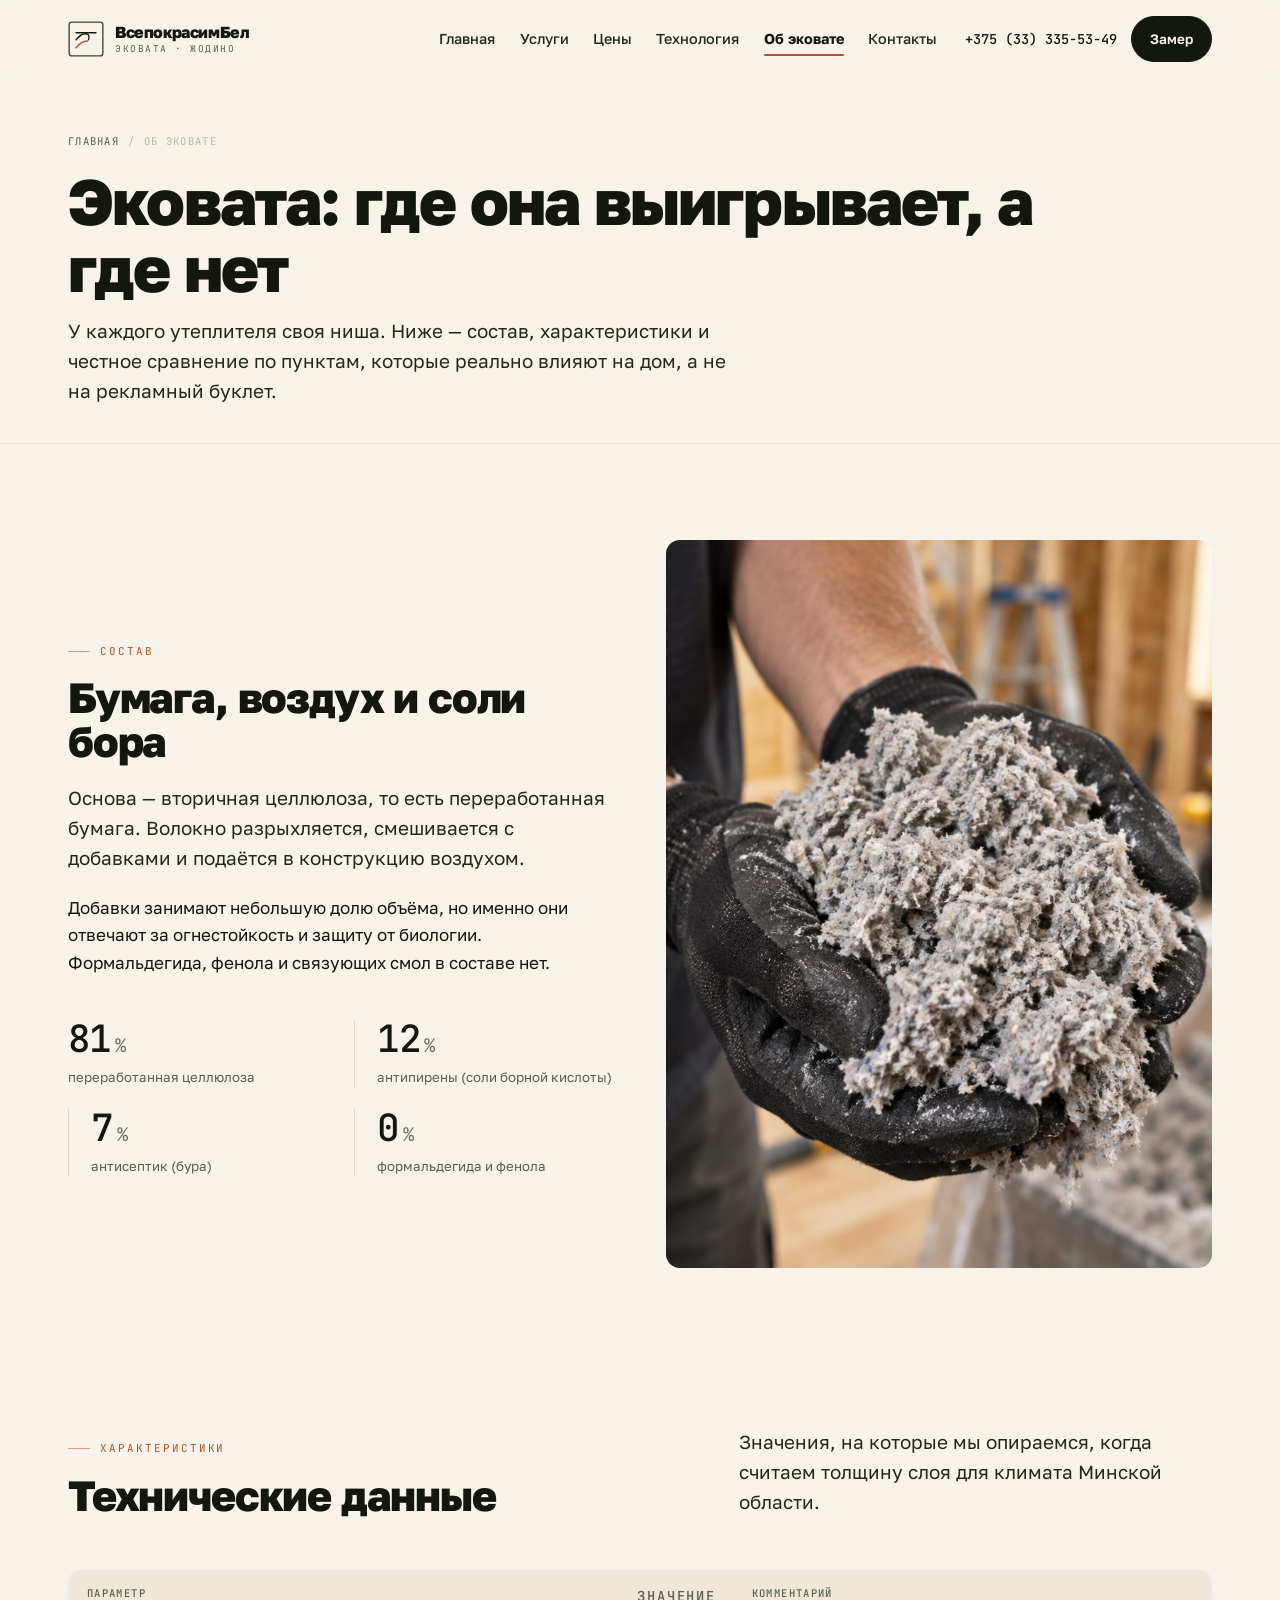
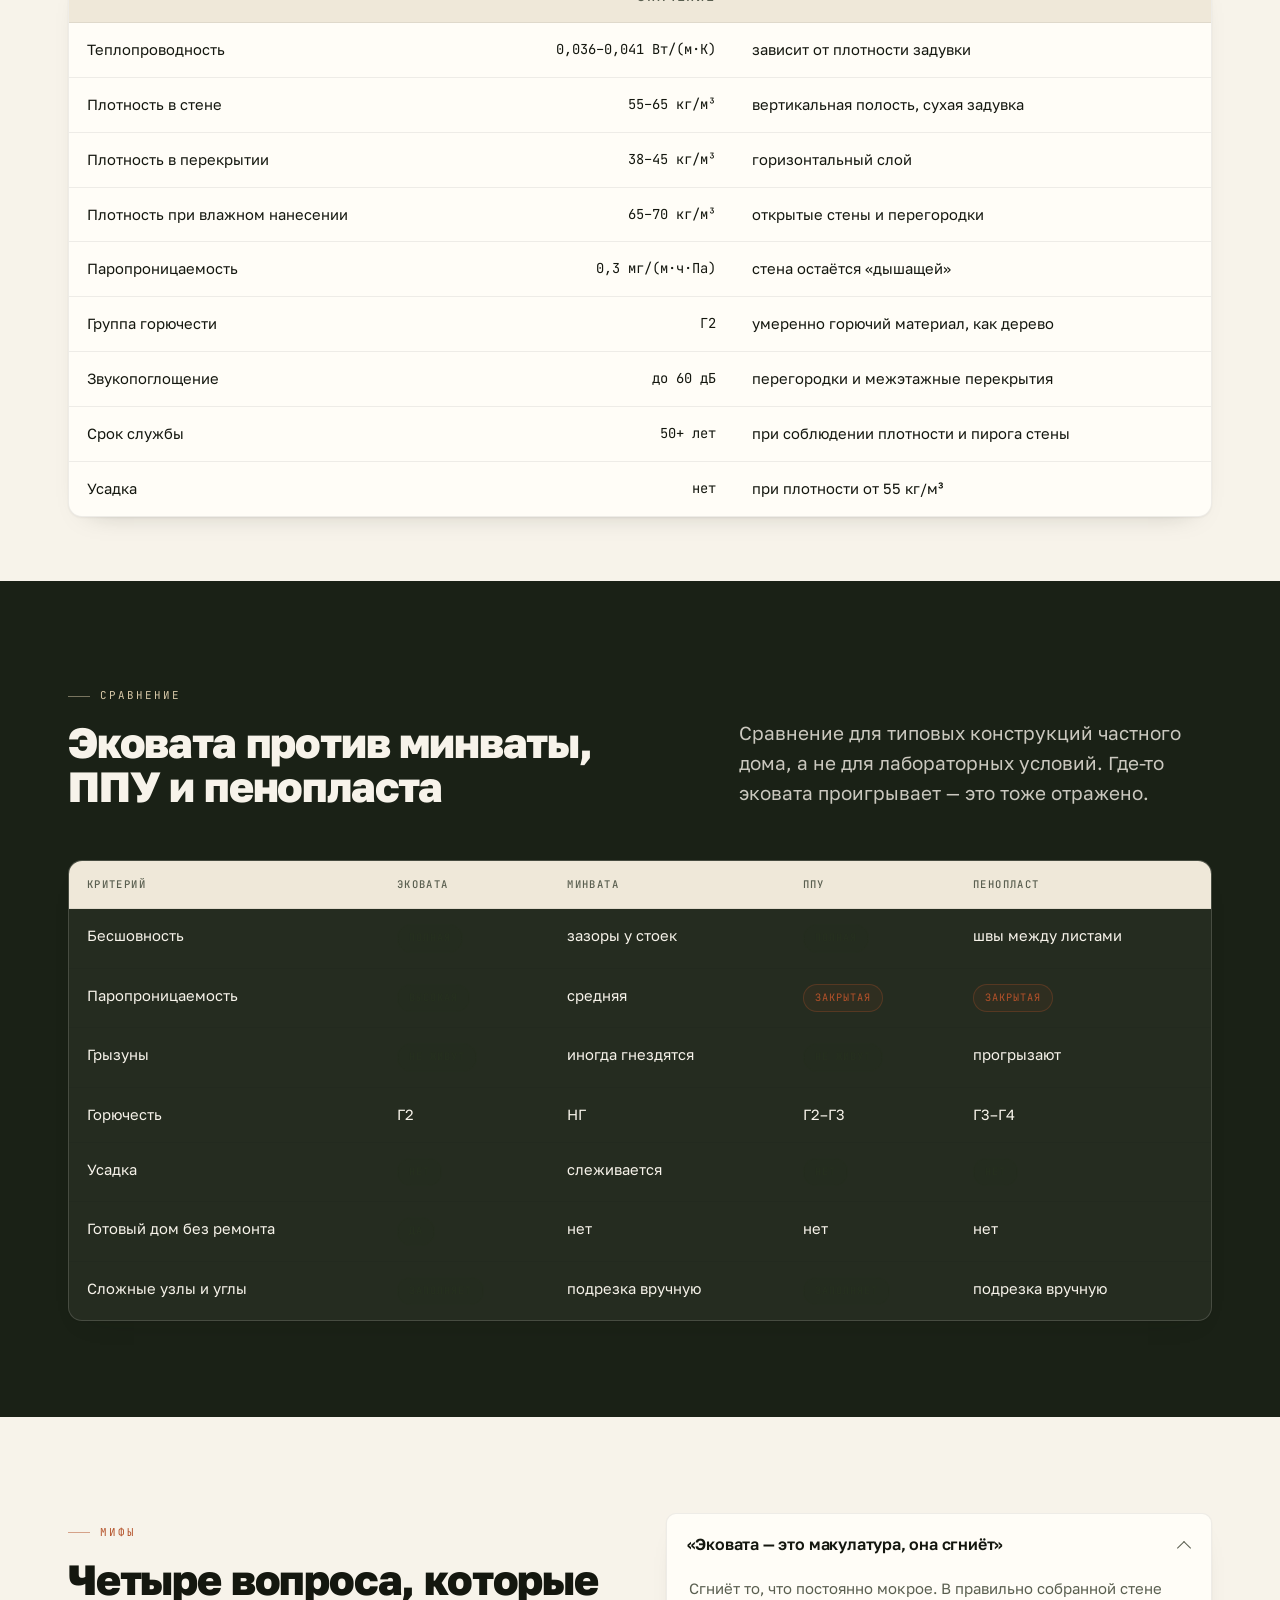
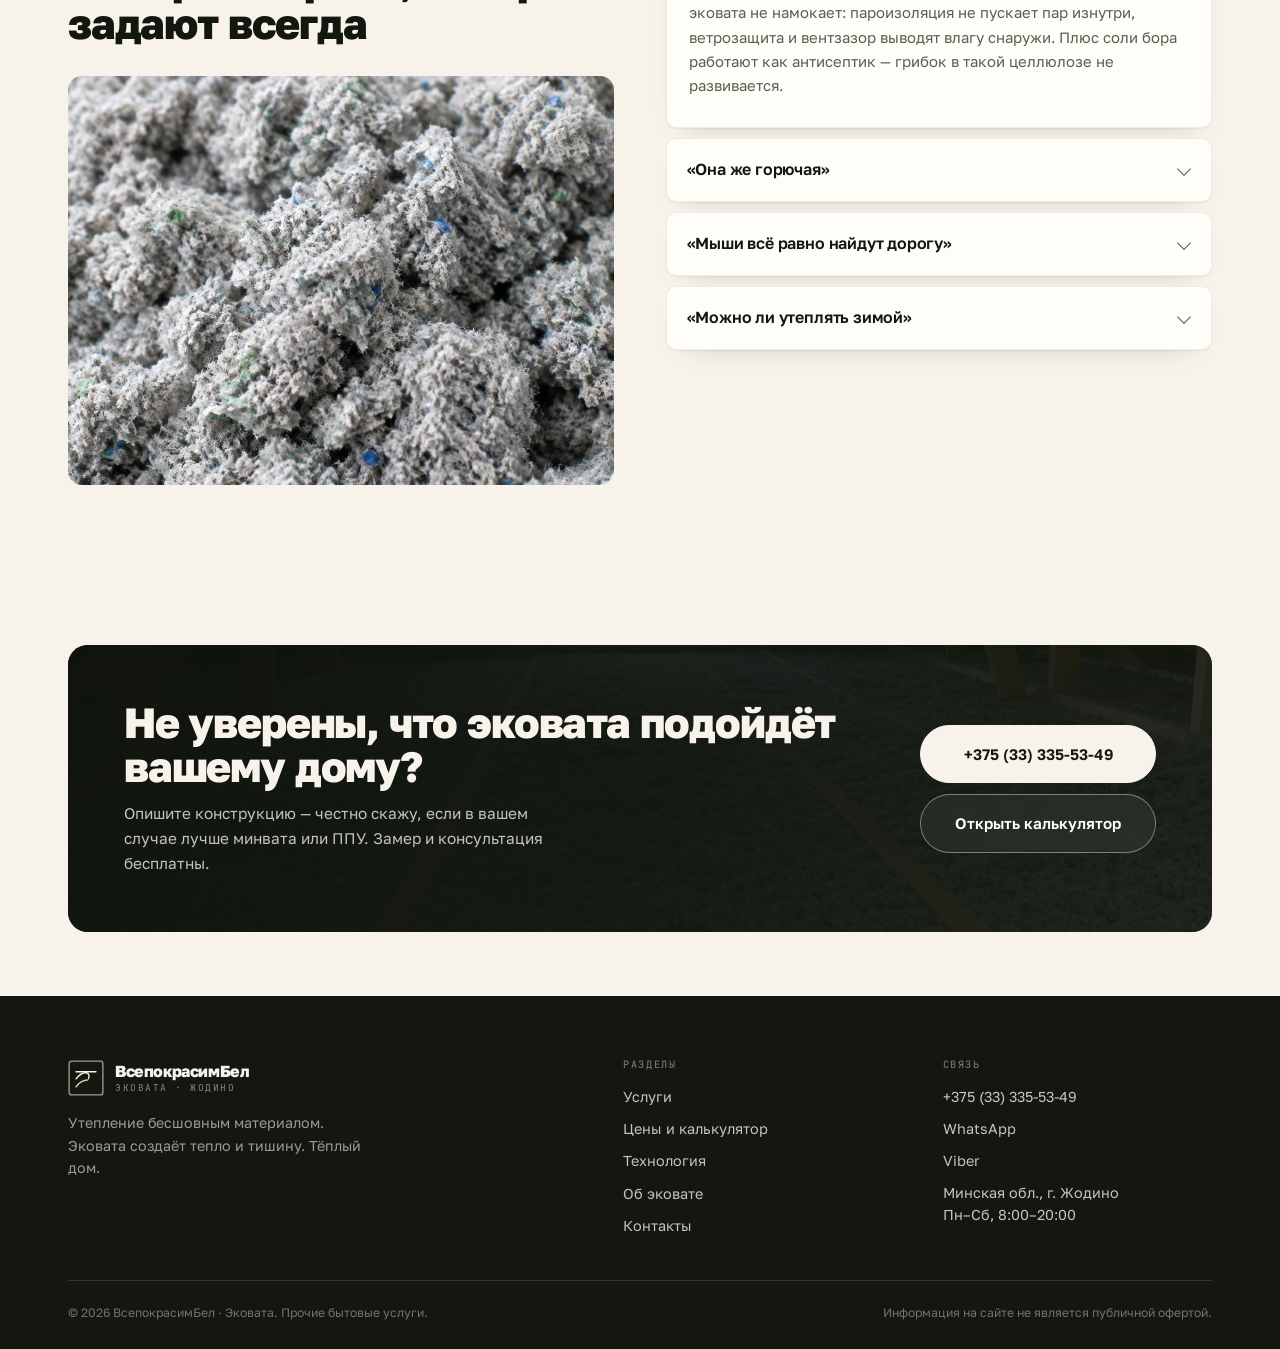
<file: ob-ekovate.html>
<!DOCTYPE html>
<html lang="ru">
<head>
<meta charset="utf-8">
<meta name="viewport" content="width=device-width, initial-scale=1">
<title>Эковата: состав, характеристики, сравнение с минватой | ВсепокрасимБел</title>
<meta name="description" content="Из чего состоит эковата, её характеристики и честное сравнение с минватой, ППУ и пенопластом: бесшовность, паропроницаемость, горючесть, грызуны.">
<meta name="theme-color" content="#F7F3EA">
<meta property="og:type" content="website">
<meta property="og:title" content="Об эковате: характеристики и сравнение | ВсепокрасимБел">
<meta property="og:description" content="Состав, технические характеристики и сравнение эковаты с другими утеплителями.">
<meta property="og:image" content="assets/img/fiber-macro.jpg">
<link rel="icon" href="assets/img/favicon.svg" type="image/svg+xml">
<link rel="preconnect" href="https://fonts.googleapis.com">
<link rel="preconnect" href="https://fonts.gstatic.com" crossorigin>
<link href="https://fonts.googleapis.com/css2?family=Golos+Text:wght@400;500;600;700;800;900&family=Lora:ital,wght@0,400;0,500;1,400;1,500&family=JetBrains+Mono:wght@400;500&display=swap" rel="stylesheet">
<link rel="stylesheet" href="assets/css/style.css?v=4">
</head>
<body>

<header class="site-head">
  <div class="wrap head-in">
    <a class="brand" href="index.html" aria-label="ВсепокрасимБел — на главную">
      <svg class="brand-mark" viewBox="0 0 40 40" aria-hidden="true">
        <rect x="1.25" y="1.25" width="37.5" height="37.5" rx="3" fill="none" stroke="currentColor" stroke-width="1.5" opacity=".8"/>
        <path d="M9 13h22" stroke="currentColor" stroke-width="1.7" stroke-linecap="round"/>
        <path d="M9 21c3.6-4.6 7.2-6.8 10.4-6.8 3 0 5 2 3.4 6.8" fill="none" stroke="currentColor" stroke-width="1.5" stroke-linecap="round"/>
        <path d="M9 29.6c4.2-5.2 8.4-7.4 12.6-7.4" fill="none" stroke="#B4522A" stroke-width="1.8" stroke-linecap="round"/>
      </svg>
      <span class="brand-txt"><b>ВсепокрасимБел</b><em>эковата · Жодино</em></span>
    </a>
    <nav class="nav" id="nav">
      <a href="index.html">Главная</a>
      <a href="uslugi.html">Услуги</a>
      <a href="tseny.html">Цены</a>
      <a href="tehnologiya.html">Технология</a>
      <a href="ob-ekovate.html" class="is-active">Об эковате</a>
      <a href="kontakty.html">Контакты</a>
    </nav>
    <div class="head-cta">
      <a class="phone" href="tel:+375333355349">+375 (33) 335-53-49</a>
      <a class="btn btn-sm" href="kontakty.html">Замер</a>
      <button class="burger" id="burger" aria-label="Меню" aria-expanded="false"><span></span></button>
    </div>
  </div>
</header>

<section class="page-head">
  <div class="wrap">
    <nav class="crumbs" aria-label="Хлебные крошки">
      <a href="index.html">Главная</a><span>/</span><span>Об эковате</span>
    </nav>
    <h1>Эковата: где она выигрывает, а где нет</h1>
    <p class="lead">У каждого утеплителя своя ниша. Ниже — состав, характеристики и честное сравнение по пунктам, которые реально влияют на дом, а не на рекламный буклет.</p>
  </div>
</section>

<section class="sec">
  <div class="wrap split split-media">
    <div>
      <p class="label">Состав</p>
      <h2>Бумага, воздух и соли бора</h2>
      <p class="lead mt2">Основа — вторичная целлюлоза, то есть переработанная бумага. Волокно разрыхляется, смешивается с добавками и подаётся в конструкцию воздухом.</p>
      <p class="mt2">Добавки занимают небольшую долю объёма, но именно они отвечают за огнестойкость и защиту от биологии. Формальдегида, фенола и связующих смол в составе нет.</p>
      <div class="stats mt4" style="grid-template-columns:1fr 1fr; gap:22px 26px">
        <div class="stat"><div class="n">81<small>%</small></div><div class="l">переработанная целлюлоза</div></div>
        <div class="stat"><div class="n">12<small>%</small></div><div class="l">антипирены (соли борной кислоты)</div></div>
        <div class="stat"><div class="n">7<small>%</small></div><div class="l">антисептик (бура)</div></div>
        <div class="stat"><div class="n">0<small>%</small></div><div class="l">формальдегида и фенола</div></div>
      </div>
    </div>
    <div class="ph ph-tall rv">
      <img src="assets/img/hands.jpg" alt="Горсть целлюлозного утеплителя эковата в рабочих перчатках" width="1024" height="1024" loading="lazy">
    </div>
  </div>
</section>

<section class="sec-tight">
  <div class="wrap">
    <div class="sec-head">
      <div>
        <p class="label">Характеристики</p>
        <h2>Технические данные</h2>
      </div>
      <div>
        <p class="lead">Значения, на которые мы опираемся, когда считаем толщину слоя для климата Минской области.</p>
      </div>
    </div>
    <div class="tbl-wrap rv">
      <table>
        <thead>
          <tr><th>Параметр</th><th class="num">Значение</th><th>Комментарий</th></tr>
        </thead>
        <tbody>
          <tr><td>Теплопроводность</td><td class="num">0,036–0,041 Вт/(м·К)</td><td>зависит от плотности задувки</td></tr>
          <tr><td>Плотность в стене</td><td class="num">55–65 кг/м³</td><td>вертикальная полость, сухая задувка</td></tr>
          <tr><td>Плотность в перекрытии</td><td class="num">38–45 кг/м³</td><td>горизонтальный слой</td></tr>
          <tr><td>Плотность при влажном нанесении</td><td class="num">65–70 кг/м³</td><td>открытые стены и перегородки</td></tr>
          <tr><td>Паропроницаемость</td><td class="num">0,3 мг/(м·ч·Па)</td><td>стена остаётся «дышащей»</td></tr>
          <tr><td>Группа горючести</td><td class="num">Г2</td><td>умеренно горючий материал, как дерево</td></tr>
          <tr><td>Звукопоглощение</td><td class="num">до 60 дБ</td><td>перегородки и межэтажные перекрытия</td></tr>
          <tr><td>Срок службы</td><td class="num">50+ лет</td><td>при соблюдении плотности и пирога стены</td></tr>
          <tr><td>Усадка</td><td class="num">нет</td><td>при плотности от 55 кг/м³</td></tr>
        </tbody>
      </table>
    </div>
  </div>
</section>

<section class="sec band">
  <div class="wrap">
    <div class="sec-head">
      <div>
        <p class="label">Сравнение</p>
        <h2>Эковата против минваты, ППУ и пенопласта</h2>
      </div>
      <div>
        <p class="lead">Сравнение для типовых конструкций частного дома, а не для лабораторных условий. Где-то эковата проигрывает — это тоже отражено.</p>
      </div>
    </div>

    <div class="tbl-wrap rv" style="background:rgba(247,243,234,.05); border-color:var(--line-inv)">
      <table>
        <thead>
          <tr>
            <th>Критерий</th>
            <th>Эковата</th>
            <th>Минвата</th>
            <th>ППУ</th>
            <th>Пенопласт</th>
          </tr>
        </thead>
        <tbody>
          <tr><td>Бесшовность</td><td><span class="tag tag-ok">полная</span></td><td>зазоры у стоек</td><td><span class="tag tag-ok">полная</span></td><td>швы между листами</td></tr>
          <tr><td>Паропроницаемость</td><td><span class="tag tag-ok">высокая</span></td><td>средняя</td><td><span class="tag tag-no">закрытая</span></td><td><span class="tag tag-no">закрытая</span></td></tr>
          <tr><td>Грызуны</td><td><span class="tag tag-ok">не живут</span></td><td>иногда гнездятся</td><td><span class="tag tag-ok">не живут</span></td><td>прогрызают</td></tr>
          <tr><td>Горючесть</td><td>Г2</td><td>НГ</td><td>Г2–Г3</td><td>Г3–Г4</td></tr>
          <tr><td>Усадка</td><td><span class="tag tag-ok">нет</span></td><td>слеживается</td><td><span class="tag tag-ok">нет</span></td><td><span class="tag tag-ok">нет</span></td></tr>
          <tr><td>Готовый дом без ремонта</td><td><span class="tag tag-ok">да</span></td><td>нет</td><td>нет</td><td>нет</td></tr>
          <tr><td>Сложные узлы и углы</td><td><span class="tag tag-ok">заполняет</span></td><td>подрезка вручную</td><td><span class="tag tag-ok">заполняет</span></td><td>подрезка вручную</td></tr>
        </tbody>
      </table>
    </div>
  </div>
</section>

<section class="sec">
  <div class="wrap split">
    <div>
      <p class="label">Мифы</p>
      <h2>Четыре вопроса, которые задают всегда</h2>
      <div class="ph ph-4x3 mt3">
        <img src="assets/img/fiber-macro.jpg" alt="Волокна эковаты крупным планом" width="1024" height="1024" loading="lazy">
      </div>
    </div>
    <div class="faq">
      <details open>
        <summary>«Эковата — это макулатура, она сгниёт»</summary>
        <div class="a"><p>Сгниёт то, что постоянно мокрое. В правильно собранной стене эковата не намокает: пароизоляция не пускает пар изнутри, ветрозащита и вентзазор выводят влагу снаружи. Плюс соли бора работают как антисептик — грибок в такой целлюлозе не развивается.</p></div>
      </details>
      <details>
        <summary>«Она же горючая»</summary>
        <div class="a"><p>Группа Г2 — как деревянный каркас дома. Антипирены замедляют распространение пламени и не дают материалу поддерживать горение самостоятельно. В отличие от пенопластов, при горении она не плавится и не образует горящих капель.</p></div>
      </details>
      <details>
        <summary>«Мыши всё равно найдут дорогу»</summary>
        <div class="a"><p>Целлюлоза с бурой для грызунов не еда и не материал для гнезда. На практике в задутых полостях следов жизнедеятельности не остаётся. Важнее закрыть сам путь в конструкцию — сетки на продухах и вентзазорах.</p></div>
      </details>
      <details>
        <summary>«Можно ли утеплять зимой»</summary>
        <div class="a"><p>Сухую задувку делаем круглый год: материал не требует воды. Влажное нанесение — при температуре в помещении не ниже +5 °C, иначе слой не схватится и не высохнет.</p></div>
      </details>
    </div>
  </div>
</section>

<section class="sec-tight">
  <div class="wrap">
    <div class="cta rv">
      <img src="assets/img/attic.jpg" alt="" width="1024" height="1024" loading="lazy" aria-hidden="true">
      <div class="cta-in">
        <div>
          <h2>Не уверены, что эковата подойдёт вашему дому?</h2>
          <p>Опишите конструкцию — честно скажу, если в вашем случае лучше минвата или ППУ. Замер и консультация бесплатны.</p>
        </div>
        <div class="cta-actions">
          <a class="btn btn-light" href="tel:+375333355349">+375 (33) 335-53-49</a>
          <a class="btn btn-line-light" href="tseny.html#calc">Открыть калькулятор</a>
        </div>
      </div>
    </div>
  </div>
</section>

<footer class="site-foot">
  <div class="wrap">
    <div class="foot-top">
      <div>
        <a class="brand" href="index.html">
          <svg class="brand-mark" viewBox="0 0 40 40" aria-hidden="true" style="color:#F7F3EA">
            <rect x="1.25" y="1.25" width="37.5" height="37.5" rx="3" fill="none" stroke="currentColor" stroke-width="1.5" opacity=".6"/>
            <path d="M9 13h22" stroke="currentColor" stroke-width="1.7" stroke-linecap="round"/>
            <path d="M9 21c3.6-4.6 7.2-6.8 10.4-6.8 3 0 5 2 3.4 6.8" fill="none" stroke="currentColor" stroke-width="1.5" stroke-linecap="round"/>
            <path d="M9 29.6c4.2-5.2 8.4-7.4 12.6-7.4" fill="none" stroke="#D8C9A8" stroke-width="1.8" stroke-linecap="round"/>
          </svg>
          <span class="brand-txt"><b>ВсепокрасимБел</b><em>эковата · Жодино</em></span>
        </a>
        <p class="foot-desc">Утепление бесшовным материалом. Эковата создаёт тепло и тишину. Тёплый дом.</p>
      </div>
      <div class="foot-col">
        <h4>Разделы</h4>
        <a href="uslugi.html">Услуги</a>
        <a href="tseny.html">Цены и калькулятор</a>
        <a href="tehnologiya.html">Технология</a>
        <a href="ob-ekovate.html">Об эковате</a>
        <a href="kontakty.html">Контакты</a>
      </div>
      <div class="foot-col">
        <h4>Связь</h4>
        <a href="tel:+375333355349">+375 (33) 335-53-49</a>
        <a href="https://wa.me/375333355349" target="_blank" rel="noopener">WhatsApp</a>
        <a href="viber://chat?number=%2B375333355349">Viber</a>
        <p class="small">Минская обл., г. Жодино<br>Пн–Сб, 8:00–20:00</p>
      </div>
    </div>
    <div class="foot-bot">
      <span>© <span id="year">2026</span> ВсепокрасимБел · Эковата. Прочие бытовые услуги.</span>
      <span>Информация на сайте не является публичной офертой.</span>
    </div>
  </div>
</footer>

<script src="assets/js/app.js?v=4"></script>
</body>
</html>
</file>
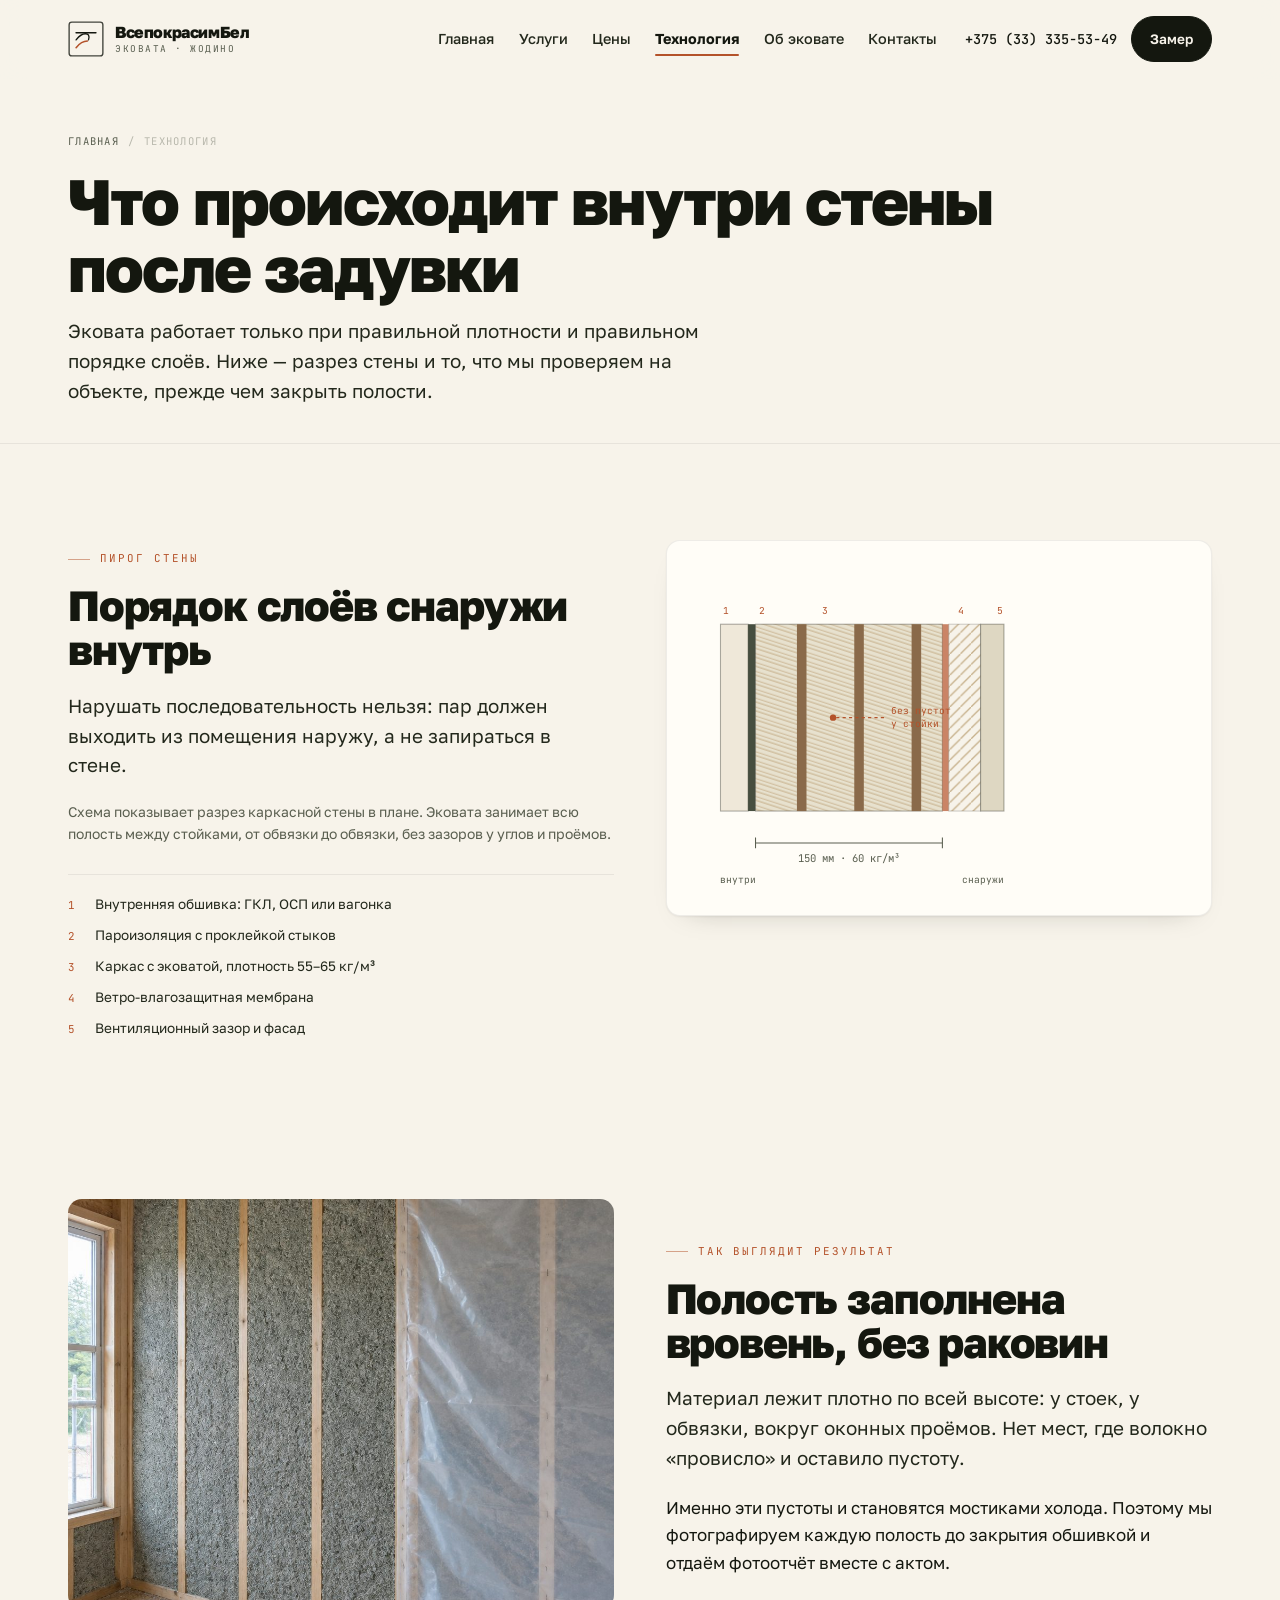
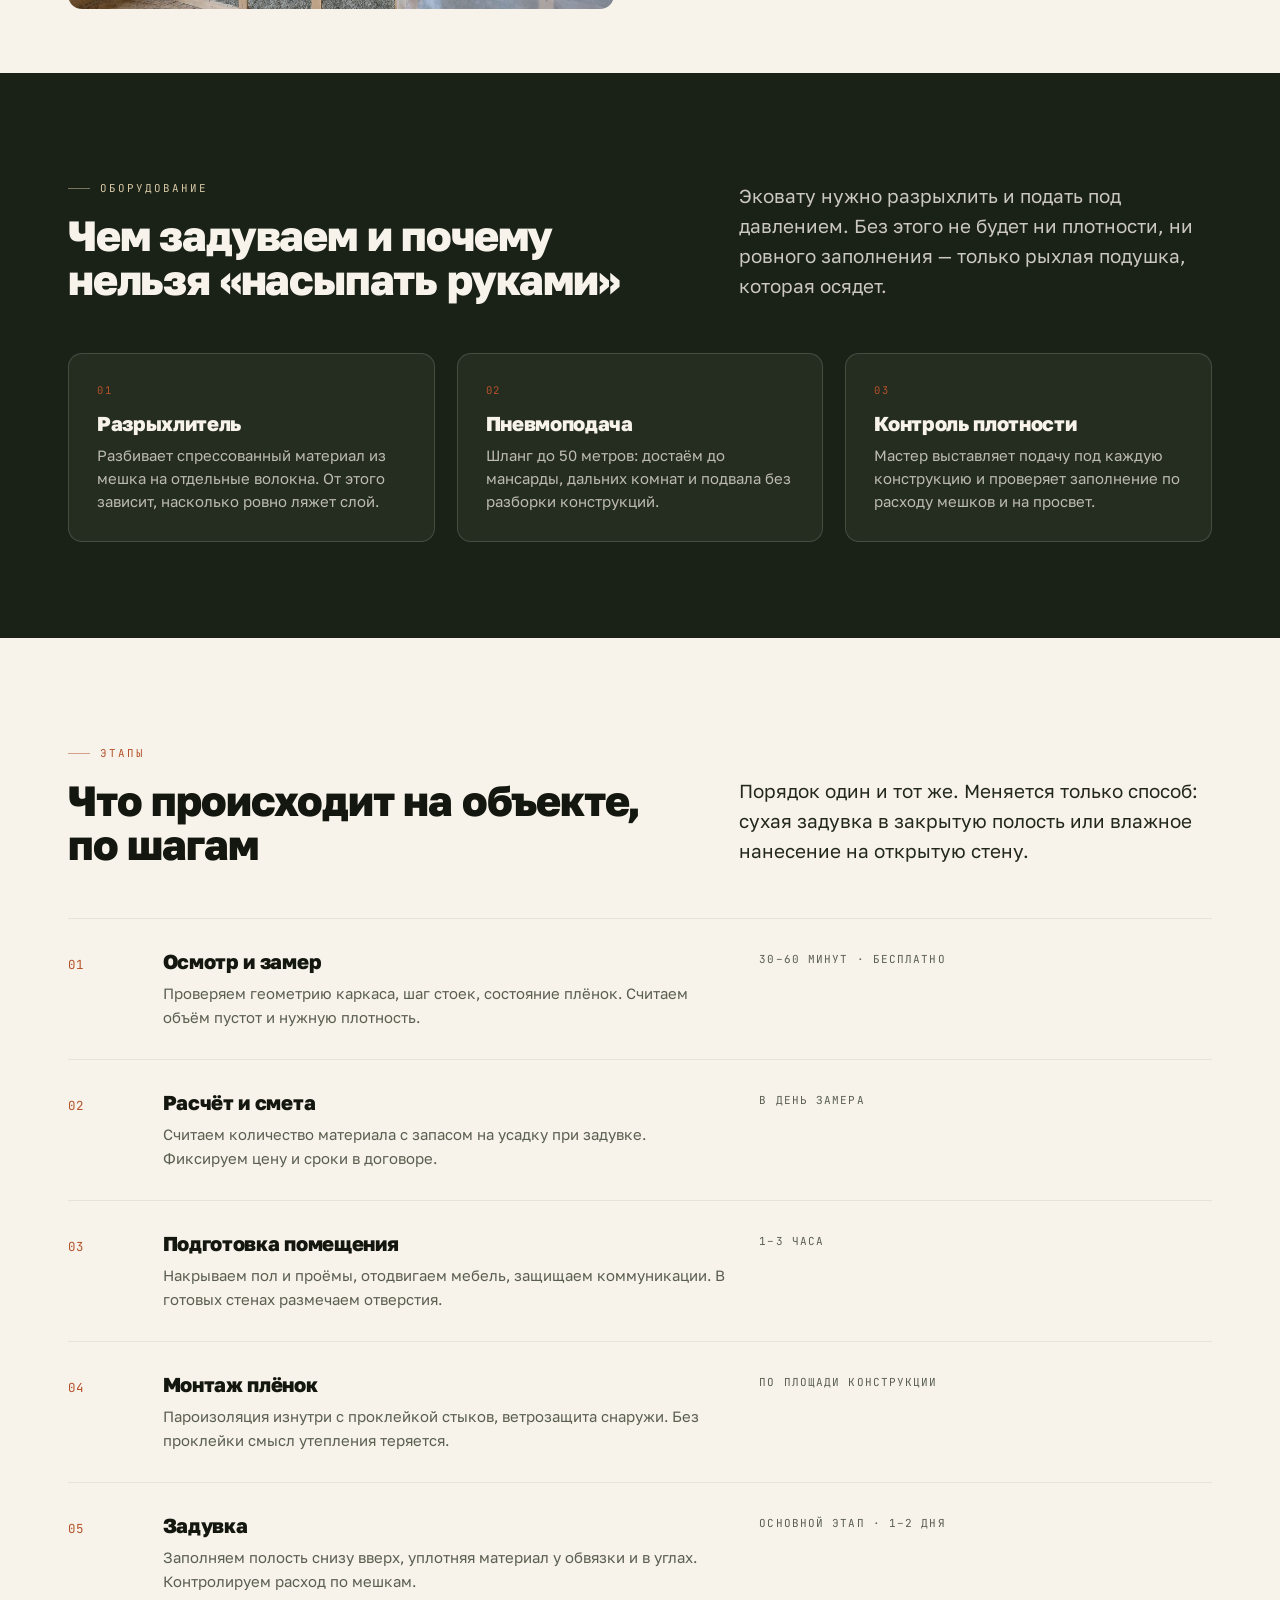
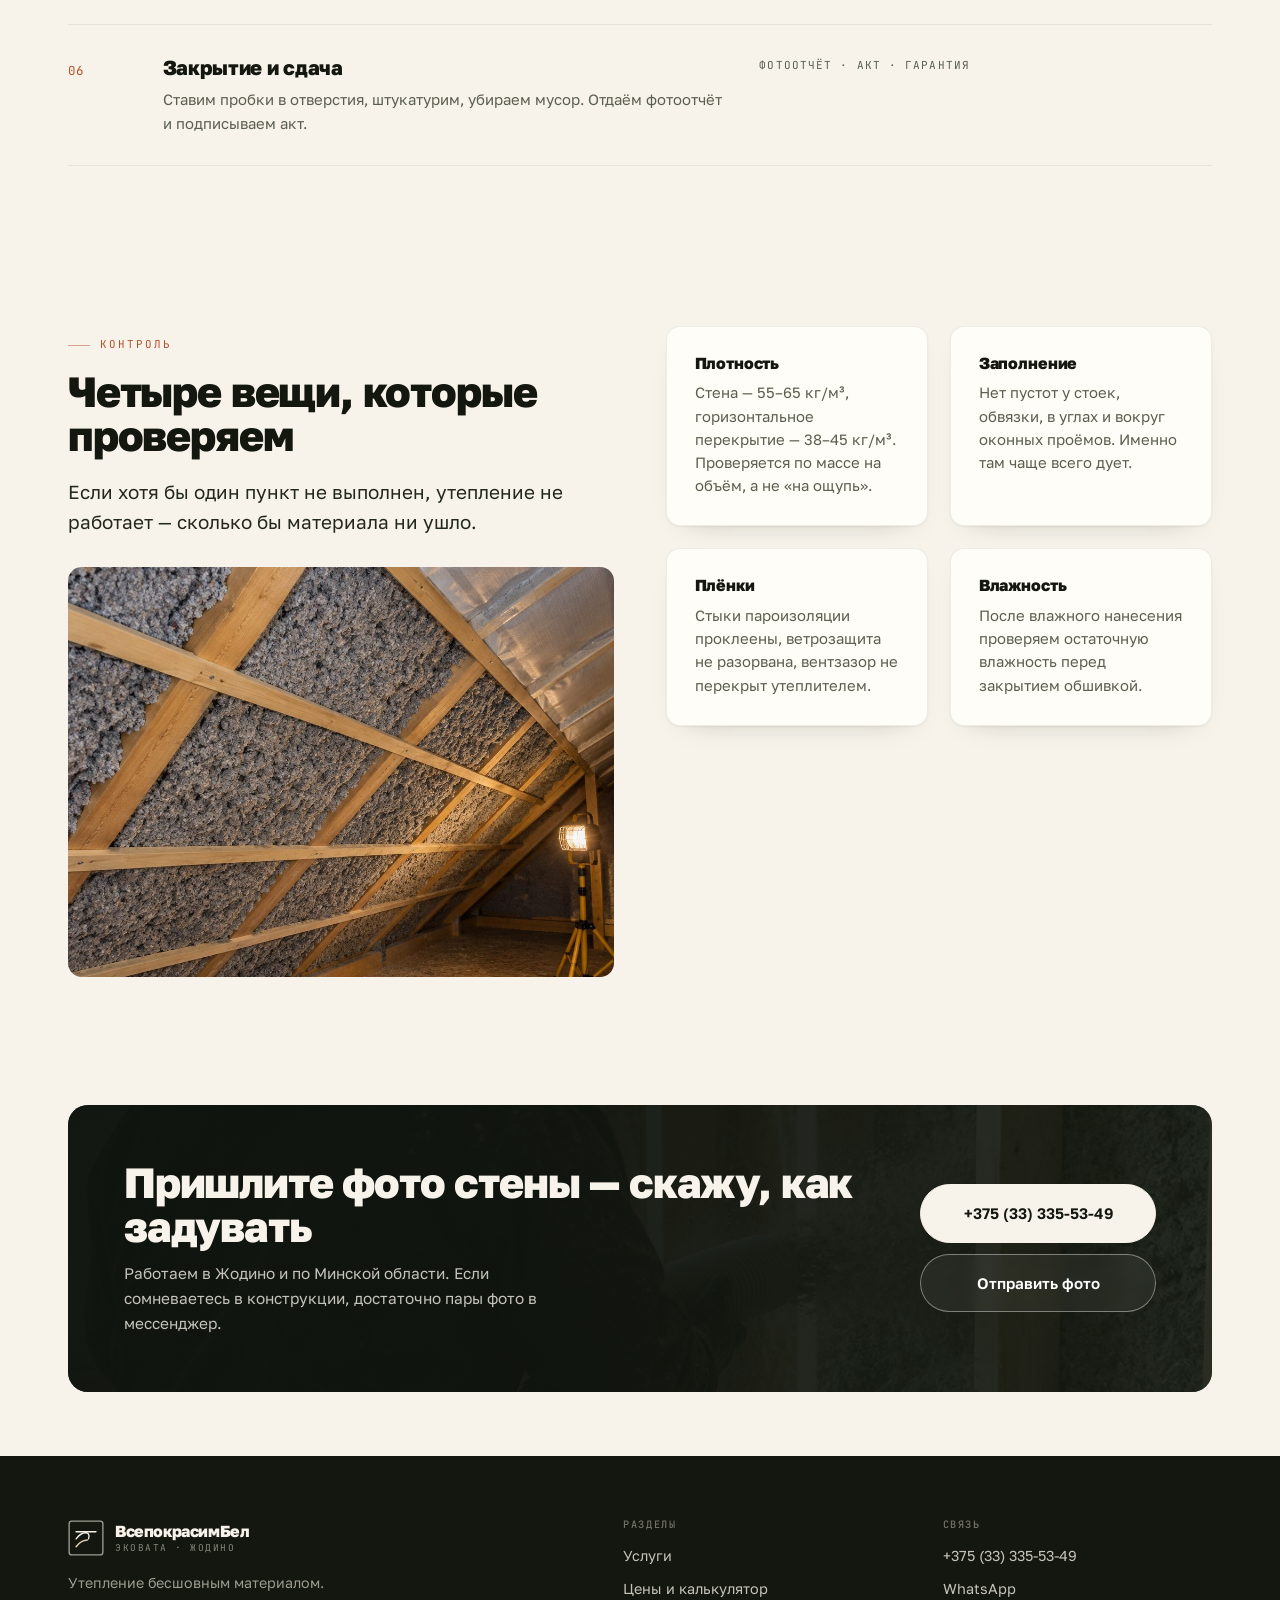
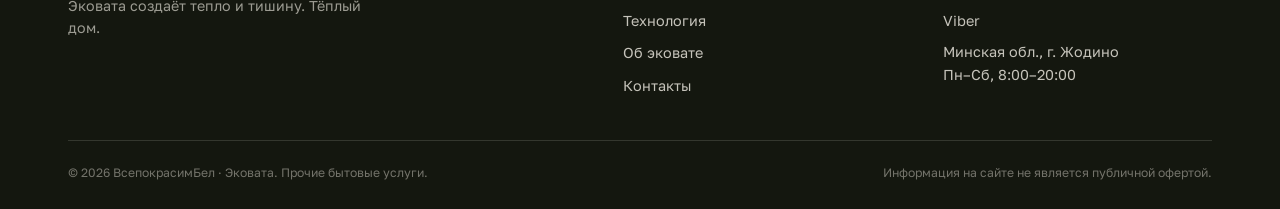
<file: tehnologiya.html>
<!DOCTYPE html>
<html lang="ru">
<head>
<meta charset="utf-8">
<meta name="viewport" content="width=device-width, initial-scale=1">
<title>Технология: пирог стены, плотность, контроль качества | ВсепокрасимБел</title>
<meta name="description" content="Как устроена стена с эковатой, чем задуваем, как контролируем плотность 55–65 кг/м³ и почему без этого утепление не работает.">
<meta name="theme-color" content="#F7F3EA">
<meta property="og:type" content="website">
<meta property="og:title" content="Технология утепления эковатой | ВсепокрасимБел">
<meta property="og:description" content="Пирог стены, оборудование и контроль плотности при задувке эковаты.">
<meta property="og:image" content="assets/img/roof.jpg">
<link rel="icon" href="assets/img/favicon.svg" type="image/svg+xml">
<link rel="preconnect" href="https://fonts.googleapis.com">
<link rel="preconnect" href="https://fonts.gstatic.com" crossorigin>
<link href="https://fonts.googleapis.com/css2?family=Golos+Text:wght@400;500;600;700;800;900&family=Lora:ital,wght@0,400;0,500;1,400;1,500&family=JetBrains+Mono:wght@400;500&display=swap" rel="stylesheet">
<link rel="stylesheet" href="assets/css/style.css?v=4">
</head>
<body>

<header class="site-head">
  <div class="wrap head-in">
    <a class="brand" href="index.html" aria-label="ВсепокрасимБел — на главную">
      <svg class="brand-mark" viewBox="0 0 40 40" aria-hidden="true">
        <rect x="1.25" y="1.25" width="37.5" height="37.5" rx="3" fill="none" stroke="currentColor" stroke-width="1.5" opacity=".8"/>
        <path d="M9 13h22" stroke="currentColor" stroke-width="1.7" stroke-linecap="round"/>
        <path d="M9 21c3.6-4.6 7.2-6.8 10.4-6.8 3 0 5 2 3.4 6.8" fill="none" stroke="currentColor" stroke-width="1.5" stroke-linecap="round"/>
        <path d="M9 29.6c4.2-5.2 8.4-7.4 12.6-7.4" fill="none" stroke="#B4522A" stroke-width="1.8" stroke-linecap="round"/>
      </svg>
      <span class="brand-txt"><b>ВсепокрасимБел</b><em>эковата · Жодино</em></span>
    </a>
    <nav class="nav" id="nav">
      <a href="index.html">Главная</a>
      <a href="uslugi.html">Услуги</a>
      <a href="tseny.html">Цены</a>
      <a href="tehnologiya.html" class="is-active">Технология</a>
      <a href="ob-ekovate.html">Об эковате</a>
      <a href="kontakty.html">Контакты</a>
    </nav>
    <div class="head-cta">
      <a class="phone" href="tel:+375333355349">+375 (33) 335-53-49</a>
      <a class="btn btn-sm" href="kontakty.html">Замер</a>
      <button class="burger" id="burger" aria-label="Меню" aria-expanded="false"><span></span></button>
    </div>
  </div>
</header>

<section class="page-head">
  <div class="wrap">
    <nav class="crumbs" aria-label="Хлебные крошки">
      <a href="index.html">Главная</a><span>/</span><span>Технология</span>
    </nav>
    <h1>Что происходит внутри стены после задувки</h1>
    <p class="lead">Эковата работает только при правильной плотности и правильном порядке слоёв. Ниже — разрез стены и то, что мы проверяем на объекте, прежде чем закрыть полости.</p>
  </div>
</section>

<section class="sec">
  <div class="wrap split">
    <div>
      <p class="label">Пирог стены</p>
      <h2>Порядок слоёв снаружи внутрь</h2>
      <p class="lead mt2">Нарушать последовательность нельзя: пар должен выходить из помещения наружу, а не запираться в стене.</p>
      <p class="small mt2">Схема показывает разрез каркасной стены в плане. Эковата занимает всю полость между стойками, от обвязки до обвязки, без зазоров у углов и проёмов.</p>
      <div class="diagram-legend mt3">
        <div><i>1</i><span>Внутренняя обшивка: ГКЛ, ОСП или вагонка</span></div>
        <div><i>2</i><span>Пароизоляция с проклейкой стыков</span></div>
        <div><i>3</i><span>Каркас с эковатой, плотность 55–65 кг/м³</span></div>
        <div><i>4</i><span>Ветро-влагозащитная мембрана</span></div>
        <div><i>5</i><span>Вентиляционный зазор и фасад</span></div>
      </div>
    </div>

    <div class="diagram rv">
      <svg viewBox="0 0 460 300" role="img" aria-label="Разрез каркасной стены с эковатой">
        <defs>
          <pattern id="fib" width="8" height="8" patternUnits="userSpaceOnUse" patternTransform="rotate(18)">
            <rect width="8" height="8" fill="#E7E1CE"/>
            <path d="M0 2h8M0 5.5h8" stroke="#C6B08A" stroke-width="1.1" opacity=".85"/>
          </pattern>
          <pattern id="vent" width="10" height="10" patternUnits="userSpaceOnUse">
            <rect width="10" height="10" fill="#F7F3EA"/>
            <path d="M0 10L10 0" stroke="#C6B08A" stroke-width="1.2"/>
          </pattern>
        </defs>

        <g font-family="JetBrains Mono, monospace" font-size="9" fill="#B4522A">
          <text x="26" y="42">1</text>
          <text x="60" y="42">2</text>
          <text x="120" y="42">3</text>
          <text x="248" y="42">4</text>
          <text x="284" y="42">5</text>
        </g>

        <g>
          <rect x="24" y="52" width="26" height="176" fill="#EFE8D9" stroke="#14170F" stroke-opacity=".35"/>
          <rect x="50" y="52" width="7" height="176" fill="#26301F" opacity=".85"/>
          <rect x="57" y="52" width="176" height="176" fill="url(#fib)" stroke="#14170F" stroke-opacity=".35"/>
          <rect x="96" y="52" width="9" height="176" fill="#8A6A4A"/>
          <rect x="150" y="52" width="9" height="176" fill="#8A6A4A"/>
          <rect x="204" y="52" width="9" height="176" fill="#8A6A4A"/>
          <rect x="233" y="52" width="6" height="176" fill="#B4522A" opacity=".7"/>
          <rect x="239" y="52" width="30" height="176" fill="url(#vent)" stroke="#14170F" stroke-opacity=".2"/>
          <rect x="269" y="52" width="22" height="176" fill="#DED7C2" stroke="#14170F" stroke-opacity=".35"/>
        </g>

        <g stroke="#5A5F50" stroke-width="1" fill="none">
          <path d="M57 258h176"/>
          <path d="M57 253v10M233 253v10"/>
        </g>
        <text x="145" y="276" font-family="JetBrains Mono, monospace" font-size="10" fill="#5A5F50" text-anchor="middle">150 мм · 60 кг/м³</text>

        <g>
          <circle cx="130" cy="140" r="3" fill="#B4522A"/>
          <path d="M133 140h48" stroke="#B4522A" stroke-width="1" stroke-dasharray="3 3"/>
          <text x="185" y="137" font-family="JetBrains Mono, monospace" font-size="9" fill="#B4522A">без пустот</text>
          <text x="185" y="149" font-family="JetBrains Mono, monospace" font-size="9" fill="#B4522A">у стойки</text>
        </g>

        <text x="24" y="296" font-family="JetBrains Mono, monospace" font-size="9" fill="#5A5F50">внутри</text>
        <text x="291" y="296" font-family="JetBrains Mono, monospace" font-size="9" fill="#5A5F50" text-anchor="end">снаружи</text>
      </svg>
    </div>
  </div>
</section>

<section class="sec-tight">
  <div class="wrap split split-media">
    <div class="ph ph-4x3 rv">
      <img src="assets/img/wall-cavity.jpg" alt="Полость каркасной стены заполнена эковатой, сверху натянута пароизоляционная мембрана" width="1024" height="1024" loading="lazy">
    </div>
    <div>
      <p class="label">Так выглядит результат</p>
      <h2>Полость заполнена вровень, без раковин</h2>
      <p class="lead mt2">Материал лежит плотно по всей высоте: у стоек, у обвязки, вокруг оконных проёмов. Нет мест, где волокно «провисло» и оставило пустоту.</p>
      <p class="mt2">Именно эти пустоты и становятся мостиками холода. Поэтому мы фотографируем каждую полость до закрытия обшивкой и отдаём фотоотчёт вместе с актом.</p>
    </div>
  </div>
</section>

<section class="sec band">
  <div class="wrap">
    <div class="sec-head">
      <div>
        <p class="label">Оборудование</p>
        <h2>Чем задуваем и почему нельзя «насыпать руками»</h2>
      </div>
      <div>
        <p class="lead">Эковату нужно разрыхлить и подать под давлением. Без этого не будет ни плотности, ни ровного заполнения — только рыхлая подушка, которая осядет.</p>
      </div>
    </div>

    <div class="grid g3">
      <div class="card rv">
        <div class="num">01</div>
        <h3>Разрыхлитель</h3>
        <p>Разбивает спрессованный материал из мешка на отдельные волокна. От этого зависит, насколько ровно ляжет слой.</p>
      </div>
      <div class="card rv">
        <div class="num">02</div>
        <h3>Пневмоподача</h3>
        <p>Шланг до 50 метров: достаём до мансарды, дальних комнат и подвала без разборки конструкций.</p>
      </div>
      <div class="card rv">
        <div class="num">03</div>
        <h3>Контроль плотности</h3>
        <p>Мастер выставляет подачу под каждую конструкцию и проверяет заполнение по расходу мешков и на просвет.</p>
      </div>
    </div>
  </div>
</section>

<section class="sec">
  <div class="wrap">
    <div class="sec-head">
      <div>
        <p class="label">Этапы</p>
        <h2>Что происходит на объекте, по шагам</h2>
      </div>
      <div>
        <p class="lead">Порядок один и тот же. Меняется только способ: сухая задувка в закрытую полость или влажное нанесение на открытую стену.</p>
      </div>
    </div>

    <div class="steps">
      <div class="step rv">
        <div class="i">01</div>
        <div><h3>Осмотр и замер</h3><p>Проверяем геометрию каркаса, шаг стоек, состояние плёнок. Считаем объём пустот и нужную плотность.</p></div>
        <div class="note">30–60 минут · бесплатно</div>
      </div>
      <div class="step rv">
        <div class="i">02</div>
        <div><h3>Расчёт и смета</h3><p>Считаем количество материала с запасом на усадку при задувке. Фиксируем цену и сроки в договоре.</p></div>
        <div class="note">в день замера</div>
      </div>
      <div class="step rv">
        <div class="i">03</div>
        <div><h3>Подготовка помещения</h3><p>Накрываем пол и проёмы, отодвигаем мебель, защищаем коммуникации. В готовых стенах размечаем отверстия.</p></div>
        <div class="note">1–3 часа</div>
      </div>
      <div class="step rv">
        <div class="i">04</div>
        <div><h3>Монтаж плёнок</h3><p>Пароизоляция изнутри с проклейкой стыков, ветрозащита снаружи. Без проклейки смысл утепления теряется.</p></div>
        <div class="note">по площади конструкции</div>
      </div>
      <div class="step rv">
        <div class="i">05</div>
        <div><h3>Задувка</h3><p>Заполняем полость снизу вверх, уплотняя материал у обвязки и в углах. Контролируем расход по мешкам.</p></div>
        <div class="note">основной этап · 1–2 дня</div>
      </div>
      <div class="step rv">
        <div class="i">06</div>
        <div><h3>Закрытие и сдача</h3><p>Ставим пробки в отверстия, штукатурим, убираем мусор. Отдаём фотоотчёт и подписываем акт.</p></div>
        <div class="note">фотоотчёт · акт · гарантия</div>
      </div>
    </div>
  </div>
</section>

<section class="sec-tight">
  <div class="wrap split">
    <div>
      <p class="label">Контроль</p>
      <h2>Четыре вещи, которые проверяем</h2>
      <p class="lead mt2">Если хотя бы один пункт не выполнен, утепление не работает — сколько бы материала ни ушло.</p>
      <div class="ph ph-4x3 mt3">
        <img src="assets/img/roof.jpg" alt="Скат крыши с заполненными эковатой полостями между стропилами" width="1024" height="1024" loading="lazy">
      </div>
    </div>
    <div>
      <div class="grid g2">
        <div class="card"><h4>Плотность</h4><p class="small mt1">Стена — 55–65 кг/м³, горизонтальное перекрытие — 38–45 кг/м³. Проверяется по массе на объём, а не «на ощупь».</p></div>
        <div class="card"><h4>Заполнение</h4><p class="small mt1">Нет пустот у стоек, обвязки, в углах и вокруг оконных проёмов. Именно там чаще всего дует.</p></div>
        <div class="card"><h4>Плёнки</h4><p class="small mt1">Стыки пароизоляции проклеены, ветрозащита не разорвана, вентзазор не перекрыт утеплителем.</p></div>
        <div class="card"><h4>Влажность</h4><p class="small mt1">После влажного нанесения проверяем остаточную влажность перед закрытием обшивкой.</p></div>
      </div>
    </div>
  </div>
</section>

<section class="sec-tight">
  <div class="wrap">
    <div class="cta rv">
      <img src="assets/img/hero-blow.jpg" alt="" width="1024" height="1024" loading="lazy" aria-hidden="true">
      <div class="cta-in">
        <div>
          <h2>Пришлите фото стены — скажу, как задувать</h2>
          <p>Работаем в Жодино и по Минской области. Если сомневаетесь в конструкции, достаточно пары фото в мессенджер.</p>
        </div>
        <div class="cta-actions">
          <a class="btn btn-light" href="tel:+375333355349">+375 (33) 335-53-49</a>
          <a class="btn btn-line-light" href="https://wa.me/375333355349" target="_blank" rel="noopener">Отправить фото</a>
        </div>
      </div>
    </div>
  </div>
</section>

<footer class="site-foot">
  <div class="wrap">
    <div class="foot-top">
      <div>
        <a class="brand" href="index.html">
          <svg class="brand-mark" viewBox="0 0 40 40" aria-hidden="true" style="color:#F7F3EA">
            <rect x="1.25" y="1.25" width="37.5" height="37.5" rx="3" fill="none" stroke="currentColor" stroke-width="1.5" opacity=".6"/>
            <path d="M9 13h22" stroke="currentColor" stroke-width="1.7" stroke-linecap="round"/>
            <path d="M9 21c3.6-4.6 7.2-6.8 10.4-6.8 3 0 5 2 3.4 6.8" fill="none" stroke="currentColor" stroke-width="1.5" stroke-linecap="round"/>
            <path d="M9 29.6c4.2-5.2 8.4-7.4 12.6-7.4" fill="none" stroke="#D8C9A8" stroke-width="1.8" stroke-linecap="round"/>
          </svg>
          <span class="brand-txt"><b>ВсепокрасимБел</b><em>эковата · Жодино</em></span>
        </a>
        <p class="foot-desc">Утепление бесшовным материалом. Эковата создаёт тепло и тишину. Тёплый дом.</p>
      </div>
      <div class="foot-col">
        <h4>Разделы</h4>
        <a href="uslugi.html">Услуги</a>
        <a href="tseny.html">Цены и калькулятор</a>
        <a href="tehnologiya.html">Технология</a>
        <a href="ob-ekovate.html">Об эковате</a>
        <a href="kontakty.html">Контакты</a>
      </div>
      <div class="foot-col">
        <h4>Связь</h4>
        <a href="tel:+375333355349">+375 (33) 335-53-49</a>
        <a href="https://wa.me/375333355349" target="_blank" rel="noopener">WhatsApp</a>
        <a href="viber://chat?number=%2B375333355349">Viber</a>
        <p class="small">Минская обл., г. Жодино<br>Пн–Сб, 8:00–20:00</p>
      </div>
    </div>
    <div class="foot-bot">
      <span>© <span id="year">2026</span> ВсепокрасимБел · Эковата. Прочие бытовые услуги.</span>
      <span>Информация на сайте не является публичной офертой.</span>
    </div>
  </div>
</footer>

<script src="assets/js/app.js?v=4"></script>
</body>
</html>
</file>
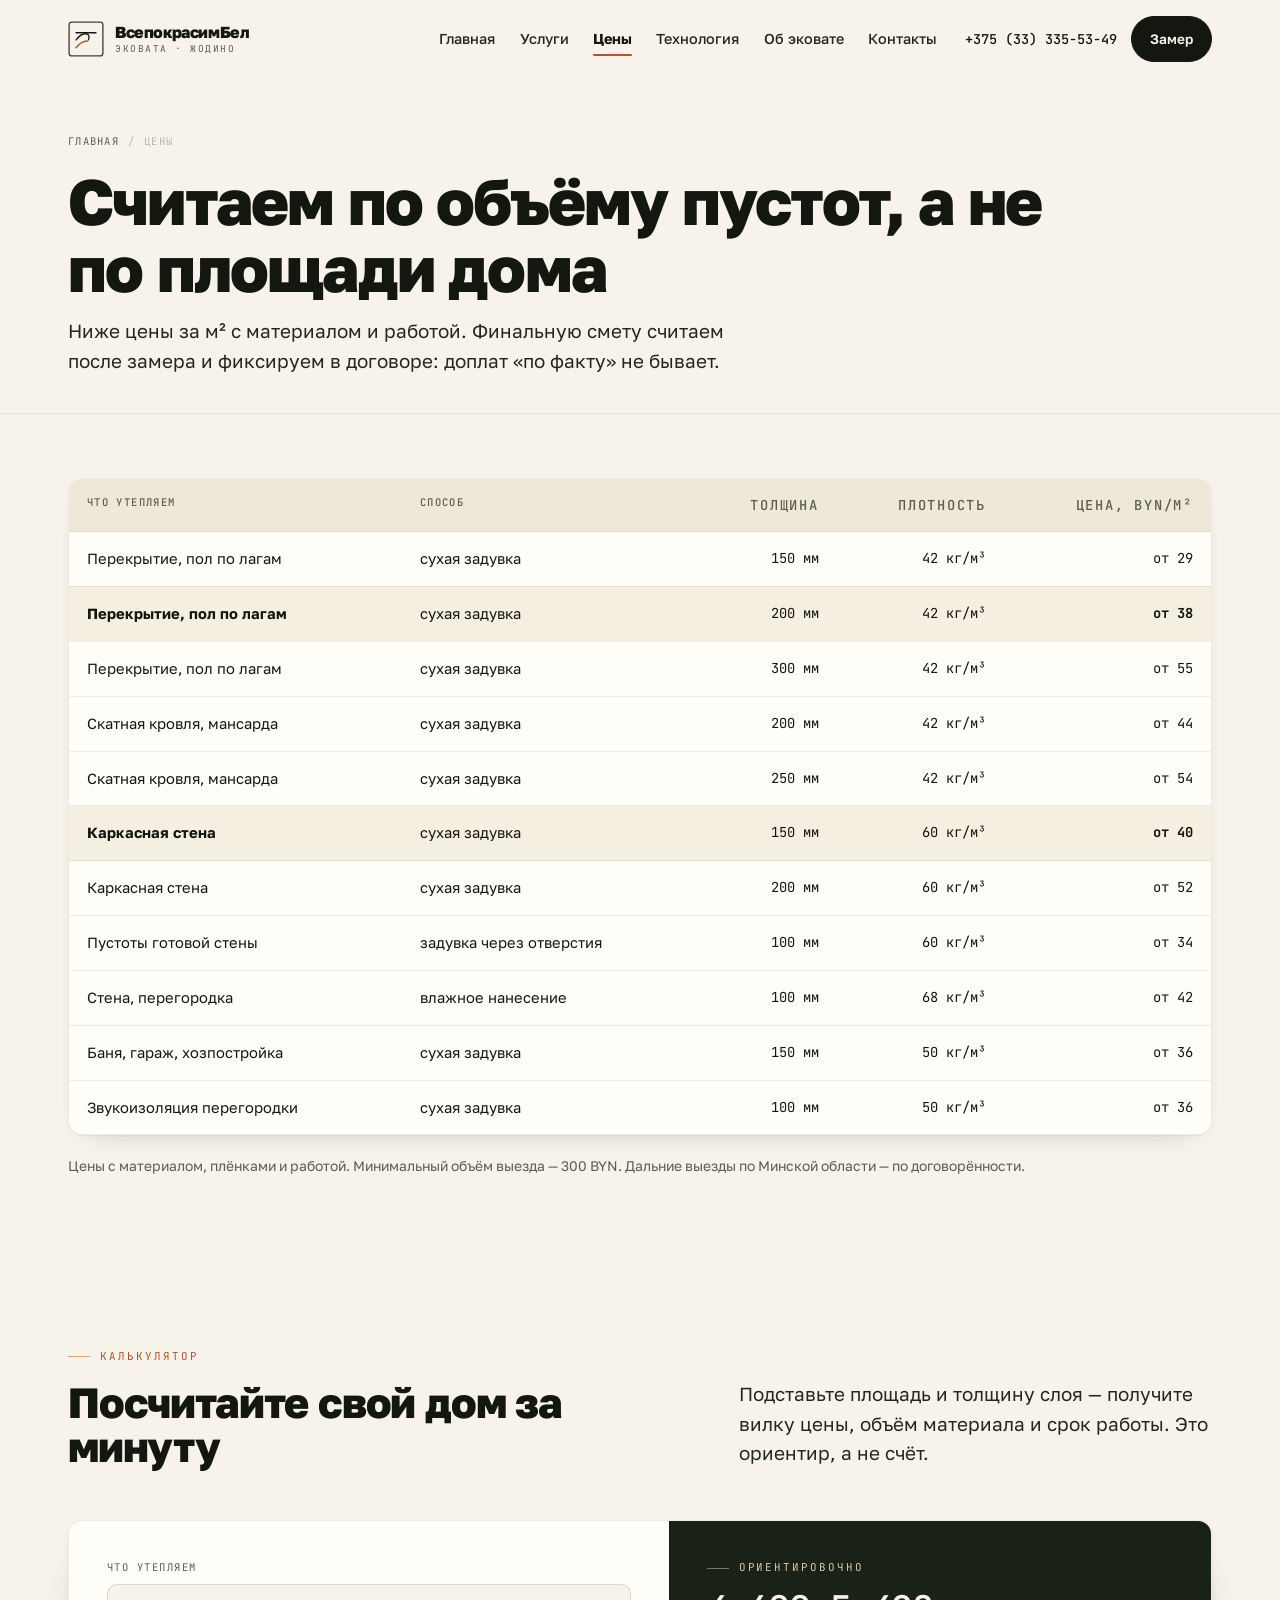
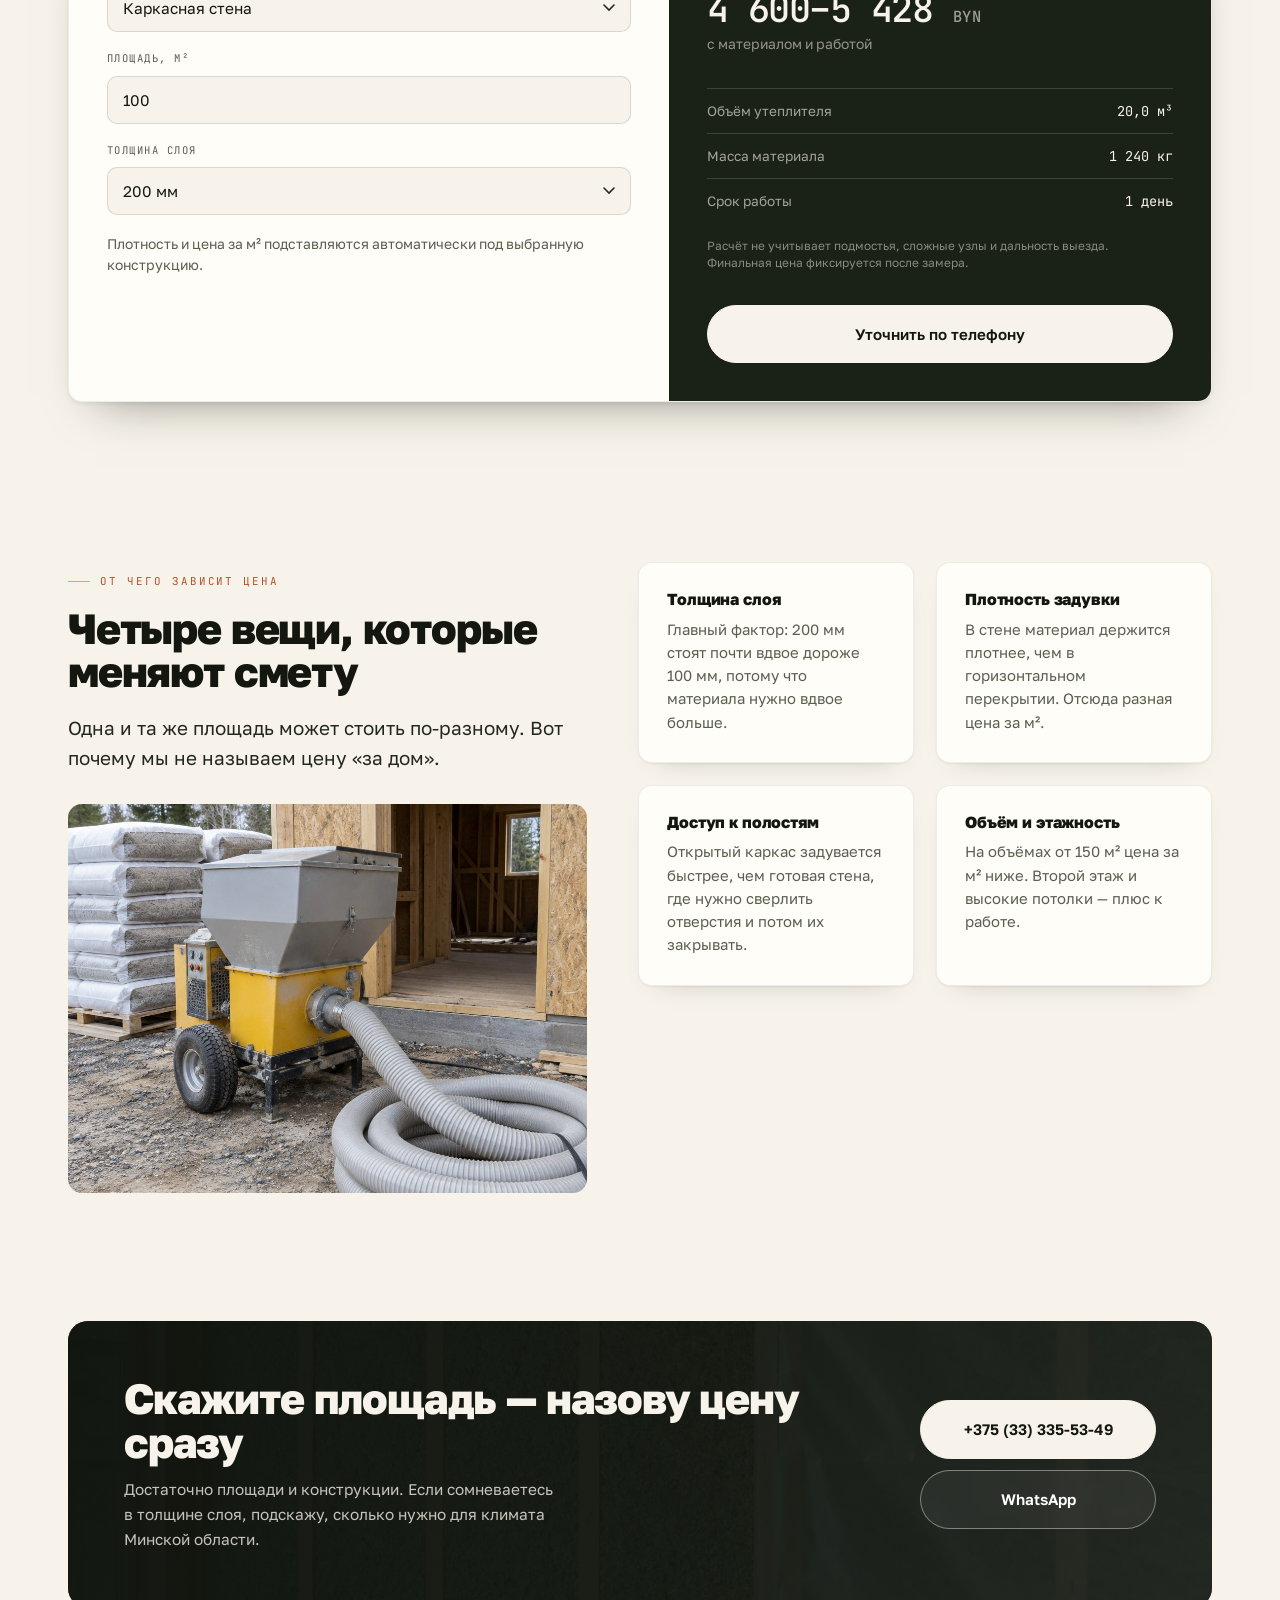
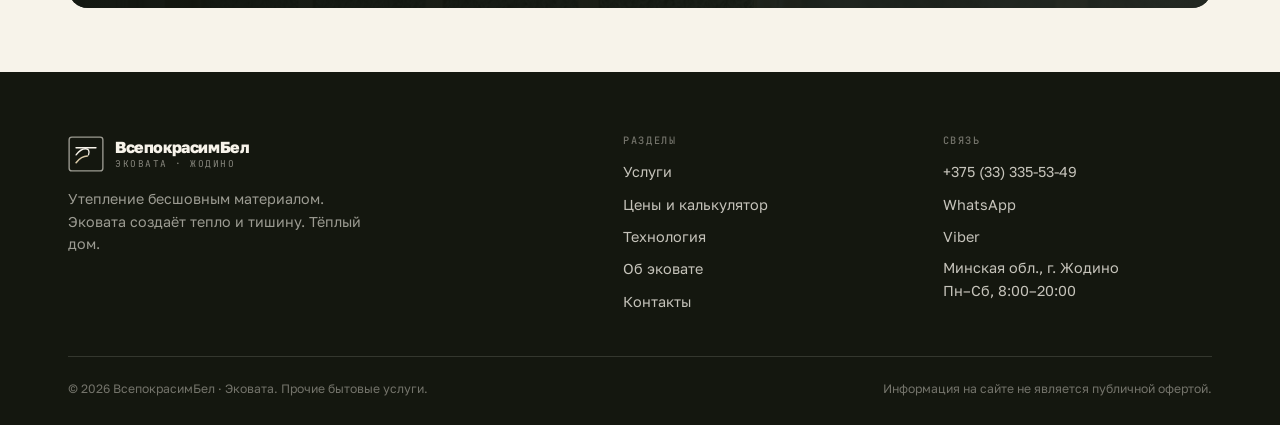
<file: tseny.html>
<!DOCTYPE html>
<html lang="ru">
<head>
<meta charset="utf-8">
<meta name="viewport" content="width=device-width, initial-scale=1">
<title>Цены на утепление эковатой в Жодино + калькулятор | ВсепокрасимБел</title>
<meta name="description" content="Цены на утепление эковатой: перекрытие от 38 BYN/м², кровля от 44, каркасная стена от 40, готовый дом от 34. Онлайн-калькулятор по площади и толщине слоя.">
<meta name="theme-color" content="#F7F3EA">
<meta property="og:type" content="website">
<meta property="og:title" content="Цены и калькулятор — утепление эковатой | ВсепокрасимБел">
<meta property="og:description" content="Прайс за м² и расчёт по площади и толщине слоя.">
<meta property="og:image" content="assets/img/machine.jpg">
<link rel="icon" href="assets/img/favicon.svg" type="image/svg+xml">
<link rel="preconnect" href="https://fonts.googleapis.com">
<link rel="preconnect" href="https://fonts.gstatic.com" crossorigin>
<link href="https://fonts.googleapis.com/css2?family=Golos+Text:wght@400;500;600;700;800;900&family=Lora:ital,wght@0,400;0,500;1,400;1,500&family=JetBrains+Mono:wght@400;500&display=swap" rel="stylesheet">
<link rel="stylesheet" href="assets/css/style.css?v=4">
</head>
<body>

<header class="site-head">
  <div class="wrap head-in">
    <a class="brand" href="index.html" aria-label="ВсепокрасимБел — на главную">
      <svg class="brand-mark" viewBox="0 0 40 40" aria-hidden="true">
        <rect x="1.25" y="1.25" width="37.5" height="37.5" rx="3" fill="none" stroke="currentColor" stroke-width="1.5" opacity=".8"/>
        <path d="M9 13h22" stroke="currentColor" stroke-width="1.7" stroke-linecap="round"/>
        <path d="M9 21c3.6-4.6 7.2-6.8 10.4-6.8 3 0 5 2 3.4 6.8" fill="none" stroke="currentColor" stroke-width="1.5" stroke-linecap="round"/>
        <path d="M9 29.6c4.2-5.2 8.4-7.4 12.6-7.4" fill="none" stroke="#B4522A" stroke-width="1.8" stroke-linecap="round"/>
      </svg>
      <span class="brand-txt"><b>ВсепокрасимБел</b><em>эковата · Жодино</em></span>
    </a>
    <nav class="nav" id="nav">
      <a href="index.html">Главная</a>
      <a href="uslugi.html">Услуги</a>
      <a href="tseny.html" class="is-active">Цены</a>
      <a href="tehnologiya.html">Технология</a>
      <a href="ob-ekovate.html">Об эковате</a>
      <a href="kontakty.html">Контакты</a>
    </nav>
    <div class="head-cta">
      <a class="phone" href="tel:+375333355349">+375 (33) 335-53-49</a>
      <a class="btn btn-sm" href="kontakty.html">Замер</a>
      <button class="burger" id="burger" aria-label="Меню" aria-expanded="false"><span></span></button>
    </div>
  </div>
</header>

<section class="page-head">
  <div class="wrap">
    <nav class="crumbs" aria-label="Хлебные крошки">
      <a href="index.html">Главная</a><span>/</span><span>Цены</span>
    </nav>
    <h1>Считаем по объёму пустот, а не по площади дома</h1>
    <p class="lead">Ниже цены за м² с материалом и работой. Финальную смету считаем после замера и фиксируем в договоре: доплат «по факту» не бывает.</p>
  </div>
</section>

<section class="sec-tight">
  <div class="wrap">
    <div class="tbl-wrap rv">
      <table>
        <thead>
          <tr>
            <th>Что утепляем</th>
            <th>Способ</th>
            <th class="num">Толщина</th>
            <th class="num">Плотность</th>
            <th class="num">Цена, BYN/м²</th>
          </tr>
        </thead>
        <tbody>
          <tr><td>Перекрытие, пол по лагам</td><td>сухая задувка</td><td class="num">150 мм</td><td class="num">42 кг/м³</td><td class="num">от 29</td></tr>
          <tr class="hl"><td><b>Перекрытие, пол по лагам</b></td><td>сухая задувка</td><td class="num">200 мм</td><td class="num">42 кг/м³</td><td class="num"><b>от 38</b></td></tr>
          <tr><td>Перекрытие, пол по лагам</td><td>сухая задувка</td><td class="num">300 мм</td><td class="num">42 кг/м³</td><td class="num">от 55</td></tr>
          <tr><td>Скатная кровля, мансарда</td><td>сухая задувка</td><td class="num">200 мм</td><td class="num">42 кг/м³</td><td class="num">от 44</td></tr>
          <tr><td>Скатная кровля, мансарда</td><td>сухая задувка</td><td class="num">250 мм</td><td class="num">42 кг/м³</td><td class="num">от 54</td></tr>
          <tr class="hl"><td><b>Каркасная стена</b></td><td>сухая задувка</td><td class="num">150 мм</td><td class="num">60 кг/м³</td><td class="num"><b>от 40</b></td></tr>
          <tr><td>Каркасная стена</td><td>сухая задувка</td><td class="num">200 мм</td><td class="num">60 кг/м³</td><td class="num">от 52</td></tr>
          <tr><td>Пустоты готовой стены</td><td>задувка через отверстия</td><td class="num">100 мм</td><td class="num">60 кг/м³</td><td class="num">от 34</td></tr>
          <tr><td>Стена, перегородка</td><td>влажное нанесение</td><td class="num">100 мм</td><td class="num">68 кг/м³</td><td class="num">от 42</td></tr>
          <tr><td>Баня, гараж, хозпостройка</td><td>сухая задувка</td><td class="num">150 мм</td><td class="num">50 кг/м³</td><td class="num">от 36</td></tr>
          <tr><td>Звукоизоляция перегородки</td><td>сухая задувка</td><td class="num">100 мм</td><td class="num">50 кг/м³</td><td class="num">от 36</td></tr>
        </tbody>
      </table>
    </div>
    <p class="small mt2">Цены с материалом, плёнками и работой. Минимальный объём выезда — 300 BYN. Дальние выезды по Минской области — по договорённости.</p>
  </div>
</section>

<!-- CALCULATOR -->
<section class="sec" id="calc">
  <div class="wrap">
    <div class="sec-head">
      <div>
        <p class="label">Калькулятор</p>
        <h2>Посчитайте свой дом за минуту</h2>
      </div>
      <div>
        <p class="lead">Подставьте площадь и толщину слоя — получите вилку цены, объём материала и срок работы. Это ориентир, а не счёт.</p>
      </div>
    </div>

    <div class="calc rv">
      <div class="calc-form">
        <div class="field">
          <label for="calc-type">Что утепляем</label>
          <select id="calc-type">
            <option value="floor">Перекрытие / пол по лагам</option>
            <option value="roof">Скатная кровля / мансарда</option>
            <option value="wall" selected>Каркасная стена</option>
            <option value="cavity">Пустоты готовой стены</option>
            <option value="wet">Стена, влажное нанесение</option>
            <option value="bath">Баня / гараж</option>
          </select>
        </div>
        <div class="field">
          <label for="calc-area">Площадь, м²</label>
          <input id="calc-area" type="number" min="0" step="1" value="100" inputmode="numeric">
        </div>
        <div class="field">
          <label for="calc-thick">Толщина слоя</label>
          <select id="calc-thick">
            <option value="100">100 мм</option>
            <option value="150">150 мм</option>
            <option value="200" selected>200 мм</option>
            <option value="250">250 мм</option>
            <option value="300">300 мм</option>
          </select>
        </div>
        <p class="small mb0">Плотность и цена за м² подставляются автоматически под выбранную конструкцию.</p>
      </div>

      <div class="calc-out">
        <p class="label">Ориентировочно</p>
        <div class="calc-price" id="calc-price">— <small>BYN</small></div>
        <p class="small" style="color:rgba(247,243,234,.55)">с материалом и работой</p>
        <div class="calc-rows">
          <div><span class="k">Объём утеплителя</span><span class="v" id="calc-vol">0 м³</span></div>
          <div><span class="k">Масса материала</span><span class="v" id="calc-mat">0 кг</span></div>
          <div><span class="k">Срок работы</span><span class="v" id="calc-time">1 день</span></div>
        </div>
        <p class="calc-note">Расчёт не учитывает подмостья, сложные узлы и дальность выезда. Финальная цена фиксируется после замера.</p>
        <a class="btn btn-light mt2" href="tel:+375333355349">Уточнить по телефону</a>
      </div>
    </div>
  </div>
</section>

<section class="sec-tight">
  <div class="wrap split split-wide">
    <div>
      <p class="label">От чего зависит цена</p>
      <h2>Четыре вещи, которые меняют смету</h2>
      <p class="lead mt2">Одна и та же площадь может стоить по-разному. Вот почему мы не называем цену «за дом».</p>
      <div class="ph ph-4x3 mt3">
        <img src="assets/img/machine.jpg" alt="Задувочная машина с длинным шлангом на объекте" width="1024" height="1024" loading="lazy">
      </div>
    </div>
    <div>
      <div class="grid g2">
        <div class="card"><h4>Толщина слоя</h4><p class="small mt1">Главный фактор: 200 мм стоят почти вдвое дороже 100 мм, потому что материала нужно вдвое больше.</p></div>
        <div class="card"><h4>Плотность задувки</h4><p class="small mt1">В стене материал держится плотнее, чем в горизонтальном перекрытии. Отсюда разная цена за м².</p></div>
        <div class="card"><h4>Доступ к полостям</h4><p class="small mt1">Открытый каркас задувается быстрее, чем готовая стена, где нужно сверлить отверстия и потом их закрывать.</p></div>
        <div class="card"><h4>Объём и этажность</h4><p class="small mt1">На объёмах от 150 м² цена за м² ниже. Второй этаж и высокие потолки — плюс к работе.</p></div>
      </div>
    </div>
  </div>
</section>

<section class="sec-tight">
  <div class="wrap">
    <div class="cta rv">
      <img src="assets/img/wall-cavity.jpg" alt="" width="1024" height="1024" loading="lazy" aria-hidden="true">
      <div class="cta-in">
        <div>
          <h2>Скажите площадь — назову цену сразу</h2>
          <p>Достаточно площади и конструкции. Если сомневаетесь в толщине слоя, подскажу, сколько нужно для климата Минской области.</p>
        </div>
        <div class="cta-actions">
          <a class="btn btn-light" href="tel:+375333355349">+375 (33) 335-53-49</a>
          <a class="btn btn-line-light" href="https://wa.me/375333355349" target="_blank" rel="noopener">WhatsApp</a>
        </div>
      </div>
    </div>
  </div>
</section>

<footer class="site-foot">
  <div class="wrap">
    <div class="foot-top">
      <div>
        <a class="brand" href="index.html">
          <svg class="brand-mark" viewBox="0 0 40 40" aria-hidden="true" style="color:#F7F3EA">
            <rect x="1.25" y="1.25" width="37.5" height="37.5" rx="3" fill="none" stroke="currentColor" stroke-width="1.5" opacity=".6"/>
            <path d="M9 13h22" stroke="currentColor" stroke-width="1.7" stroke-linecap="round"/>
            <path d="M9 21c3.6-4.6 7.2-6.8 10.4-6.8 3 0 5 2 3.4 6.8" fill="none" stroke="currentColor" stroke-width="1.5" stroke-linecap="round"/>
            <path d="M9 29.6c4.2-5.2 8.4-7.4 12.6-7.4" fill="none" stroke="#D8C9A8" stroke-width="1.8" stroke-linecap="round"/>
          </svg>
          <span class="brand-txt"><b>ВсепокрасимБел</b><em>эковата · Жодино</em></span>
        </a>
        <p class="foot-desc">Утепление бесшовным материалом. Эковата создаёт тепло и тишину. Тёплый дом.</p>
      </div>
      <div class="foot-col">
        <h4>Разделы</h4>
        <a href="uslugi.html">Услуги</a>
        <a href="tseny.html">Цены и калькулятор</a>
        <a href="tehnologiya.html">Технология</a>
        <a href="ob-ekovate.html">Об эковате</a>
        <a href="kontakty.html">Контакты</a>
      </div>
      <div class="foot-col">
        <h4>Связь</h4>
        <a href="tel:+375333355349">+375 (33) 335-53-49</a>
        <a href="https://wa.me/375333355349" target="_blank" rel="noopener">WhatsApp</a>
        <a href="viber://chat?number=%2B375333355349">Viber</a>
        <p class="small">Минская обл., г. Жодино<br>Пн–Сб, 8:00–20:00</p>
      </div>
    </div>
    <div class="foot-bot">
      <span>© <span id="year">2026</span> ВсепокрасимБел · Эковата. Прочие бытовые услуги.</span>
      <span>Информация на сайте не является публичной офертой.</span>
    </div>
  </div>
</footer>

<script src="assets/js/app.js?v=4"></script>
</body>
</html>
</file>
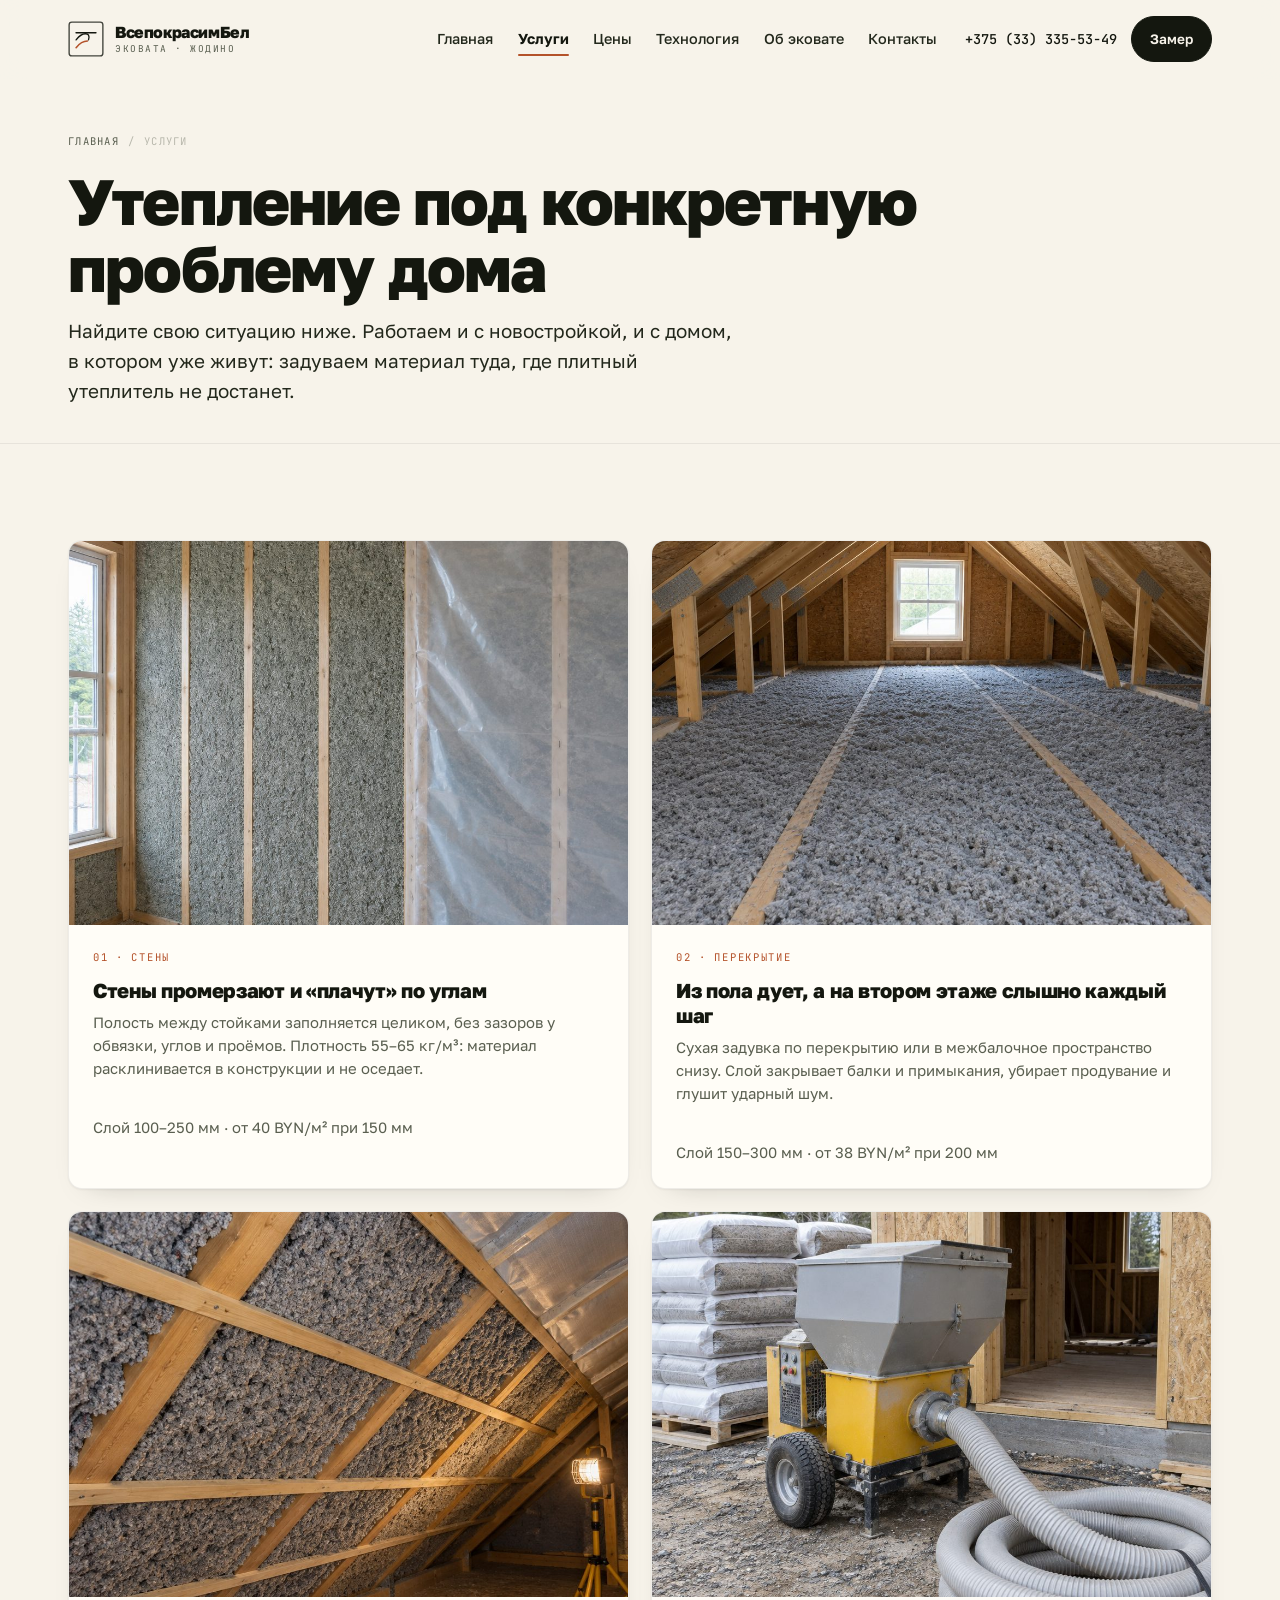
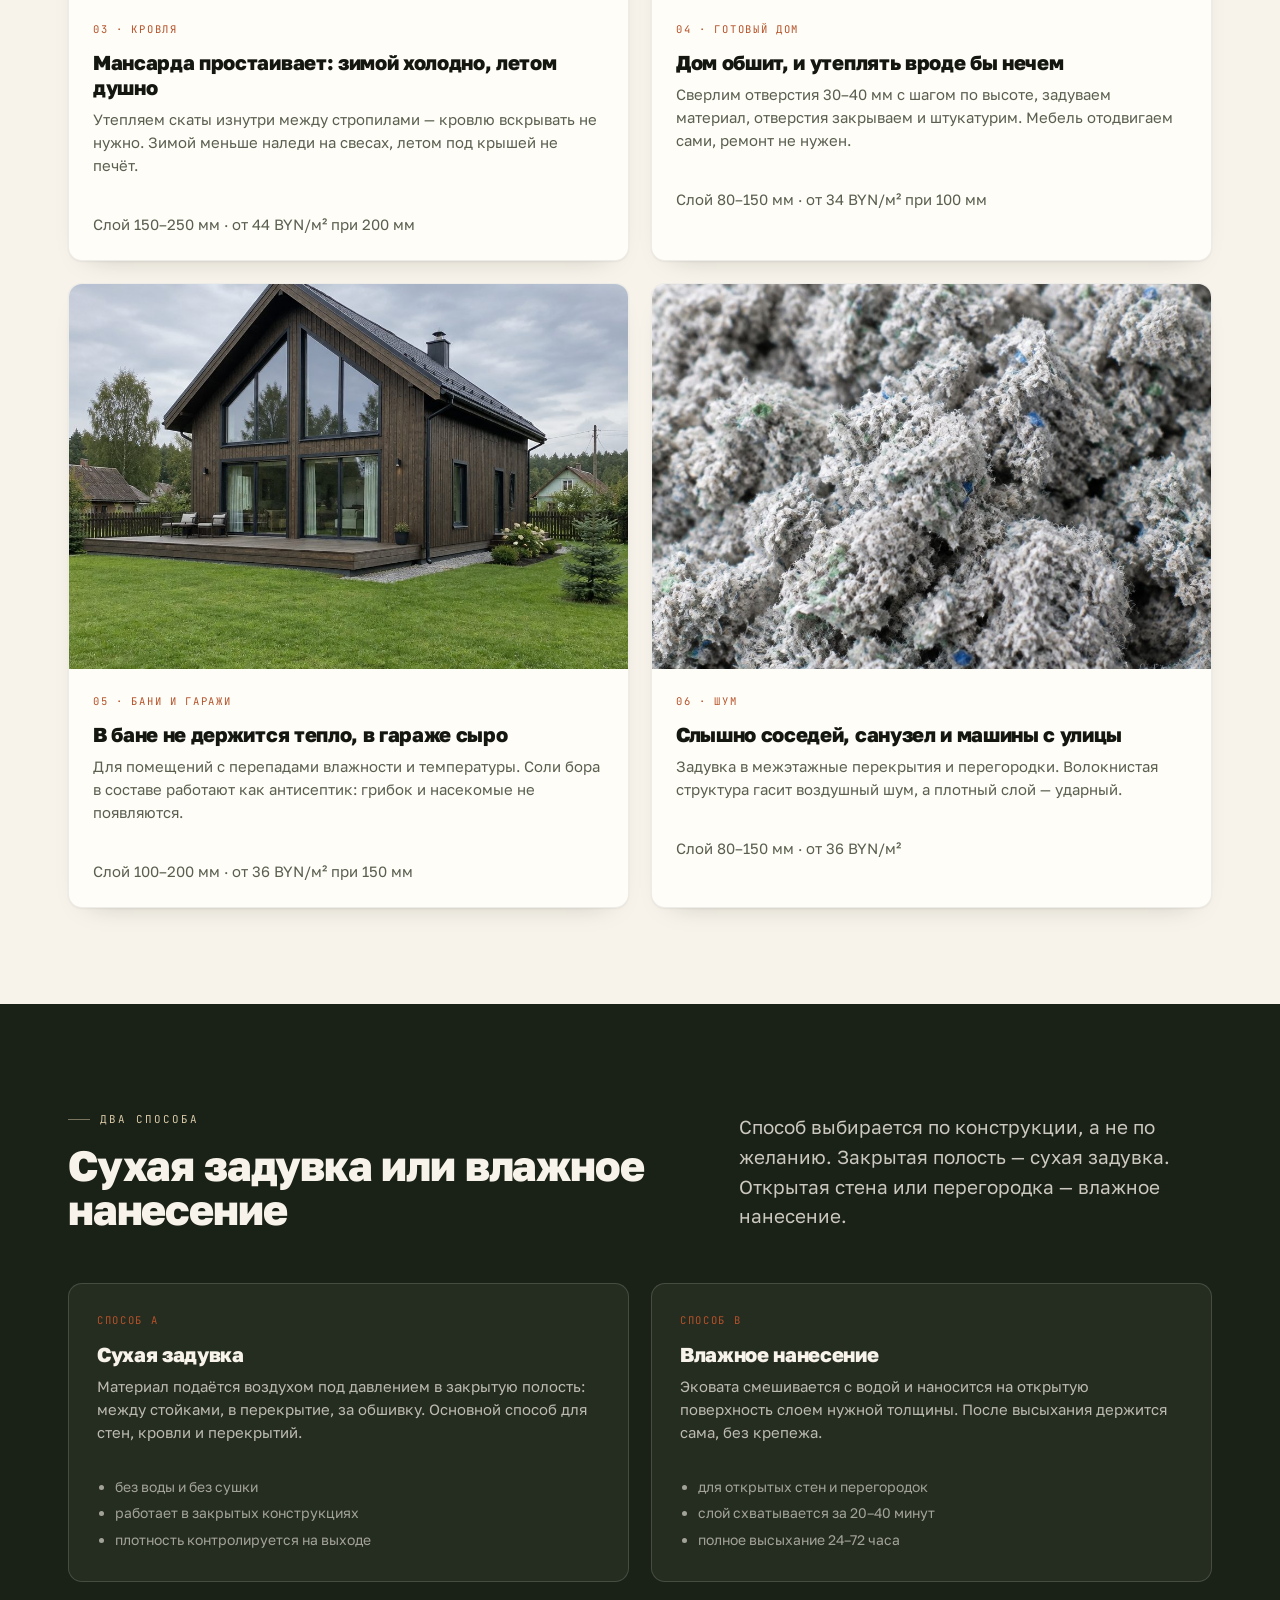
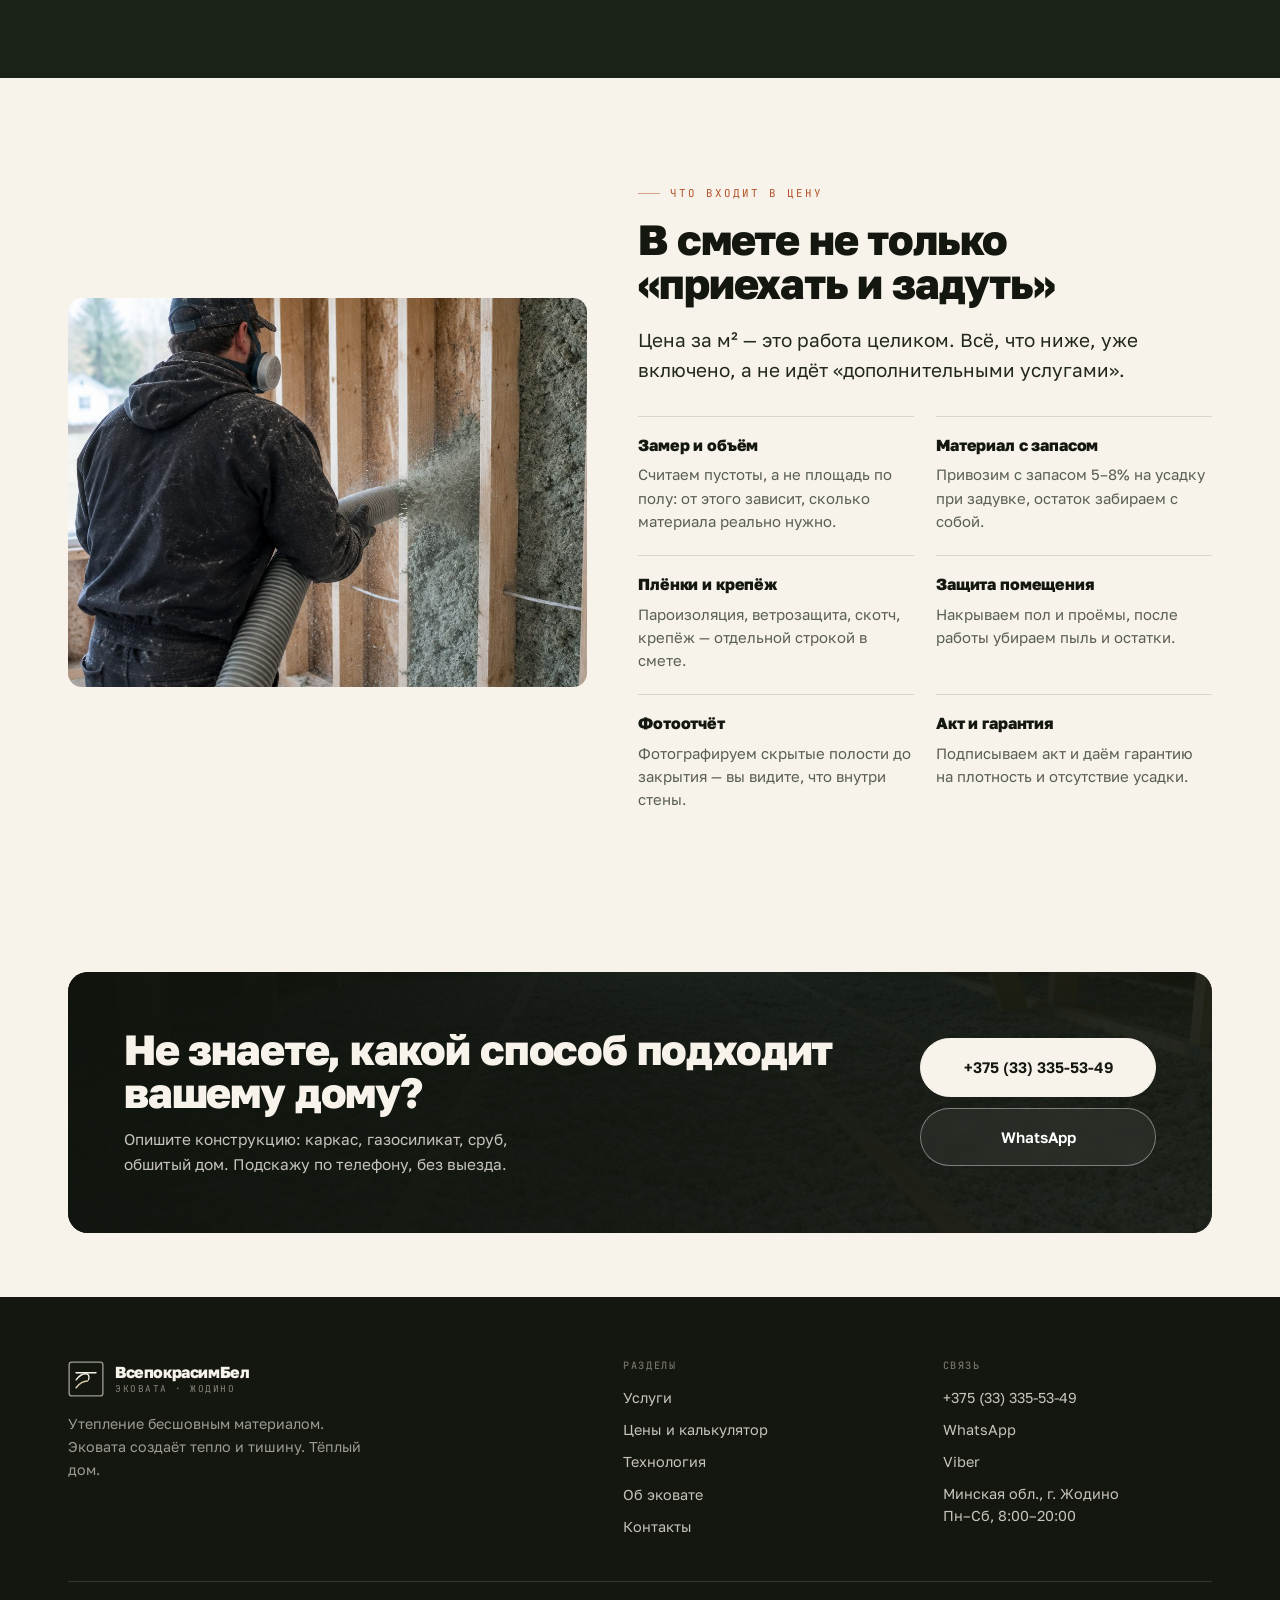
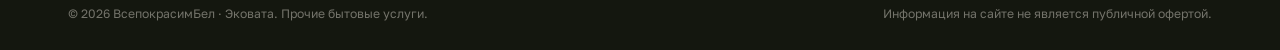
<file: uslugi.html>
<!DOCTYPE html>
<html lang="ru">
<head>
<meta charset="utf-8">
<meta name="viewport" content="width=device-width, initial-scale=1">
<title>Услуги: утепление стен, перекрытий, кровли эковатой | ВсепокрасимБел</title>
<meta name="description" content="Утепление эковатой стен, перекрытий и полов, кровли и мансарды, готовых домов, бань и гаражей. Звукоизоляция. Жодино и Минская область. +375 (33) 335-53-49">
<meta name="theme-color" content="#F7F3EA">
<meta property="og:type" content="website">
<meta property="og:title" content="Услуги — утепление эковатой | ВсепокрасимБел">
<meta property="og:description" content="Стены, перекрытия, кровля, готовые дома, бани и гаражи, звукоизоляция.">
<meta property="og:image" content="assets/img/wall-cavity.jpg">
<link rel="icon" href="assets/img/favicon.svg" type="image/svg+xml">
<link rel="preconnect" href="https://fonts.googleapis.com">
<link rel="preconnect" href="https://fonts.gstatic.com" crossorigin>
<link href="https://fonts.googleapis.com/css2?family=Golos+Text:wght@400;500;600;700;800;900&family=Lora:ital,wght@0,400;0,500;1,400;1,500&family=JetBrains+Mono:wght@400;500&display=swap" rel="stylesheet">
<link rel="stylesheet" href="assets/css/style.css?v=4">
</head>
<body>

<header class="site-head">
  <div class="wrap head-in">
    <a class="brand" href="index.html" aria-label="ВсепокрасимБел — на главную">
      <svg class="brand-mark" viewBox="0 0 40 40" aria-hidden="true">
        <rect x="1.25" y="1.25" width="37.5" height="37.5" rx="3" fill="none" stroke="currentColor" stroke-width="1.5" opacity=".8"/>
        <path d="M9 13h22" stroke="currentColor" stroke-width="1.7" stroke-linecap="round"/>
        <path d="M9 21c3.6-4.6 7.2-6.8 10.4-6.8 3 0 5 2 3.4 6.8" fill="none" stroke="currentColor" stroke-width="1.5" stroke-linecap="round"/>
        <path d="M9 29.6c4.2-5.2 8.4-7.4 12.6-7.4" fill="none" stroke="#B4522A" stroke-width="1.8" stroke-linecap="round"/>
      </svg>
      <span class="brand-txt"><b>ВсепокрасимБел</b><em>эковата · Жодино</em></span>
    </a>
    <nav class="nav" id="nav">
      <a href="index.html">Главная</a>
      <a href="uslugi.html" class="is-active">Услуги</a>
      <a href="tseny.html">Цены</a>
      <a href="tehnologiya.html">Технология</a>
      <a href="ob-ekovate.html">Об эковате</a>
      <a href="kontakty.html">Контакты</a>
    </nav>
    <div class="head-cta">
      <a class="phone" href="tel:+375333355349">+375 (33) 335-53-49</a>
      <a class="btn btn-sm" href="kontakty.html">Замер</a>
      <button class="burger" id="burger" aria-label="Меню" aria-expanded="false"><span></span></button>
    </div>
  </div>
</header>

<section class="page-head">
  <div class="wrap">
    <nav class="crumbs" aria-label="Хлебные крошки">
      <a href="index.html">Главная</a><span>/</span><span>Услуги</span>
    </nav>
    <h1>Утепление под конкретную проблему дома</h1>
    <p class="lead">Найдите свою ситуацию ниже. Работаем и с новостройкой, и с домом, в котором уже живут: задуваем материал туда, где плитный утеплитель не достанет.</p>
  </div>
</section>

<section class="sec">
  <div class="wrap">
    <div class="grid g2">

      <article class="card card-ph rv">
        <div class="ph ph-16x10"><img src="assets/img/wall-cavity.jpg" alt="Полости каркасной стены заполнены эковатой между деревянными стойками" width="1024" height="1024" loading="lazy"></div>
        <div class="body">
          <div class="num">01 · Стены</div>
          <h3>Стены промерзают и «плачут» по углам</h3>
          <p>Полость между стойками заполняется целиком, без зазоров у обвязки, углов и проёмов. Плотность 55–65 кг/м³: материал расклинивается в конструкции и не оседает.</p>
          <p class="small mt2">Слой 100–250 мм · от 40 BYN/м² при 150 мм</p>
        </div>
      </article>

      <article class="card card-ph rv">
        <div class="ph ph-16x10"><img src="assets/img/attic.jpg" alt="Перекрытие на чердаке с ровным слоем эковаты между балками" width="1024" height="1024" loading="lazy"></div>
        <div class="body">
          <div class="num">02 · Перекрытие</div>
          <h3>Из пола дует, а на втором этаже слышно каждый шаг</h3>
          <p>Сухая задувка по перекрытию или в межбалочное пространство снизу. Слой закрывает балки и примыкания, убирает продувание и глушит ударный шум.</p>
          <p class="small mt2">Слой 150–300 мм · от 38 BYN/м² при 200 мм</p>
        </div>
      </article>

      <article class="card card-ph rv">
        <div class="ph ph-16x10"><img src="assets/img/roof.jpg" alt="Скат крыши изнутри, полости между стропилами заполнены эковатой" width="1024" height="1024" loading="lazy"></div>
        <div class="body">
          <div class="num">03 · Кровля</div>
          <h3>Мансарда простаивает: зимой холодно, летом душно</h3>
          <p>Утепляем скаты изнутри между стропилами — кровлю вскрывать не нужно. Зимой меньше наледи на свесах, летом под крышей не печёт.</p>
          <p class="small mt2">Слой 150–250 мм · от 44 BYN/м² при 200 мм</p>
        </div>
      </article>

      <article class="card card-ph rv">
        <div class="ph ph-16x10"><img src="assets/img/machine.jpg" alt="Задувочная машина и шланг у дома: задувка в пустоты готовой стены" width="1024" height="1024" loading="lazy"></div>
        <div class="body">
          <div class="num">04 · Готовый дом</div>
          <h3>Дом обшит, и утеплять вроде бы нечем</h3>
          <p>Сверлим отверстия 30–40 мм с шагом по высоте, задуваем материал, отверстия закрываем и штукатурим. Мебель отодвигаем сами, ремонт не нужен.</p>
          <p class="small mt2">Слой 80–150 мм · от 34 BYN/м² при 100 мм</p>
        </div>
      </article>

      <article class="card card-ph rv">
        <div class="ph ph-16x10"><img src="assets/img/house.jpg" alt="Деревянный дом, утеплённый эковатой" width="1024" height="1024" loading="lazy"></div>
        <div class="body">
          <div class="num">05 · Бани и гаражи</div>
          <h3>В бане не держится тепло, в гараже сыро</h3>
          <p>Для помещений с перепадами влажности и температуры. Соли бора в составе работают как антисептик: грибок и насекомые не появляются.</p>
          <p class="small mt2">Слой 100–200 мм · от 36 BYN/м² при 150 мм</p>
        </div>
      </article>

      <article class="card card-ph rv">
        <div class="ph ph-16x10"><img src="assets/img/fiber-macro.jpg" alt="Целлюлозное волокно эковаты крупным планом" width="1024" height="1024" loading="lazy"></div>
        <div class="body">
          <div class="num">06 · Шум</div>
          <h3>Слышно соседей, санузел и машины с улицы</h3>
          <p>Задувка в межэтажные перекрытия и перегородки. Волокнистая структура гасит воздушный шум, а плотный слой — ударный.</p>
          <p class="small mt2">Слой 80–150 мм · от 36 BYN/м²</p>
        </div>
      </article>

    </div>
  </div>
</section>

<section class="sec band">
  <div class="wrap">
    <div class="sec-head">
      <div>
        <p class="label">Два способа</p>
        <h2>Сухая задувка или влажное нанесение</h2>
      </div>
      <div>
        <p class="lead">Способ выбирается по конструкции, а не по желанию. Закрытая полость — сухая задувка. Открытая стена или перегородка — влажное нанесение.</p>
      </div>
    </div>

    <div class="grid g2">
      <div class="card rv">
        <div class="num">Способ A</div>
        <h3>Сухая задувка</h3>
        <p>Материал подаётся воздухом под давлением в закрытую полость: между стойками, в перекрытие, за обшивку. Основной способ для стен, кровли и перекрытий.</p>
        <ul class="small" style="margin:14px 0 0; padding-left:18px; line-height:1.9">
          <li>без воды и без сушки</li>
          <li>работает в закрытых конструкциях</li>
          <li>плотность контролируется на выходе</li>
        </ul>
      </div>
      <div class="card rv">
        <div class="num">Способ B</div>
        <h3>Влажное нанесение</h3>
        <p>Эковата смешивается с водой и наносится на открытую поверхность слоем нужной толщины. После высыхания держится сама, без крепежа.</p>
        <ul class="small" style="margin:14px 0 0; padding-left:18px; line-height:1.9">
          <li>для открытых стен и перегородок</li>
          <li>слой схватывается за 20–40 минут</li>
          <li>полное высыхание 24–72 часа</li>
        </ul>
      </div>
    </div>
  </div>
</section>

<section class="sec">
  <div class="wrap split split-wide split-media">
    <div class="ph ph-4x3 rv">
      <img src="assets/img/hero-blow.jpg" alt="Мастер задувает эковату в стену каркасного дома" width="1024" height="1024" loading="lazy">
    </div>
    <div>
      <p class="label">Что входит в цену</p>
      <h2>В смете не только «приехать и задуть»</h2>
      <p class="lead mt2">Цена за м² — это работа целиком. Всё, что ниже, уже включено, а не идёт «дополнительными услугами».</p>
      <div class="grid g2 mt3">
        <div class="card card-flat"><h4>Замер и объём</h4><p class="small mt1">Считаем пустоты, а не площадь по полу: от этого зависит, сколько материала реально нужно.</p></div>
        <div class="card card-flat"><h4>Материал с запасом</h4><p class="small mt1">Привозим с запасом 5–8% на усадку при задувке, остаток забираем с собой.</p></div>
        <div class="card card-flat"><h4>Плёнки и крепёж</h4><p class="small mt1">Пароизоляция, ветрозащита, скотч, крепёж — отдельной строкой в смете.</p></div>
        <div class="card card-flat"><h4>Защита помещения</h4><p class="small mt1">Накрываем пол и проёмы, после работы убираем пыль и остатки.</p></div>
        <div class="card card-flat"><h4>Фотоотчёт</h4><p class="small mt1">Фотографируем скрытые полости до закрытия — вы видите, что внутри стены.</p></div>
        <div class="card card-flat"><h4>Акт и гарантия</h4><p class="small mt1">Подписываем акт и даём гарантию на плотность и отсутствие усадки.</p></div>
      </div>
    </div>
  </div>
</section>

<section class="sec-tight">
  <div class="wrap">
    <div class="cta rv">
      <img src="assets/img/attic.jpg" alt="" width="1024" height="1024" loading="lazy" aria-hidden="true">
      <div class="cta-in">
        <div>
          <h2>Не знаете, какой способ подходит вашему дому?</h2>
          <p>Опишите конструкцию: каркас, газосиликат, сруб, обшитый дом. Подскажу по телефону, без выезда.</p>
        </div>
        <div class="cta-actions">
          <a class="btn btn-light" href="tel:+375333355349">+375 (33) 335-53-49</a>
          <a class="btn btn-line-light" href="https://wa.me/375333355349" target="_blank" rel="noopener">WhatsApp</a>
        </div>
      </div>
    </div>
  </div>
</section>

<footer class="site-foot">
  <div class="wrap">
    <div class="foot-top">
      <div>
        <a class="brand" href="index.html">
          <svg class="brand-mark" viewBox="0 0 40 40" aria-hidden="true" style="color:#F7F3EA">
            <rect x="1.25" y="1.25" width="37.5" height="37.5" rx="3" fill="none" stroke="currentColor" stroke-width="1.5" opacity=".6"/>
            <path d="M9 13h22" stroke="currentColor" stroke-width="1.7" stroke-linecap="round"/>
            <path d="M9 21c3.6-4.6 7.2-6.8 10.4-6.8 3 0 5 2 3.4 6.8" fill="none" stroke="currentColor" stroke-width="1.5" stroke-linecap="round"/>
            <path d="M9 29.6c4.2-5.2 8.4-7.4 12.6-7.4" fill="none" stroke="#D8C9A8" stroke-width="1.8" stroke-linecap="round"/>
          </svg>
          <span class="brand-txt"><b>ВсепокрасимБел</b><em>эковата · Жодино</em></span>
        </a>
        <p class="foot-desc">Утепление бесшовным материалом. Эковата создаёт тепло и тишину. Тёплый дом.</p>
      </div>
      <div class="foot-col">
        <h4>Разделы</h4>
        <a href="uslugi.html">Услуги</a>
        <a href="tseny.html">Цены и калькулятор</a>
        <a href="tehnologiya.html">Технология</a>
        <a href="ob-ekovate.html">Об эковате</a>
        <a href="kontakty.html">Контакты</a>
      </div>
      <div class="foot-col">
        <h4>Связь</h4>
        <a href="tel:+375333355349">+375 (33) 335-53-49</a>
        <a href="https://wa.me/375333355349" target="_blank" rel="noopener">WhatsApp</a>
        <a href="viber://chat?number=%2B375333355349">Viber</a>
        <p class="small">Минская обл., г. Жодино<br>Пн–Сб, 8:00–20:00</p>
      </div>
    </div>
    <div class="foot-bot">
      <span>© <span id="year">2026</span> ВсепокрасимБел · Эковата. Прочие бытовые услуги.</span>
      <span>Информация на сайте не является публичной офертой.</span>
    </div>
  </div>
</footer>

<script src="assets/js/app.js?v=4"></script>
</body>
</html>
</file>
<file: assets/css/style.css>
/* =========================================================
   ВсепокрасимБел · Эковата — v2
   ========================================================= */

:root{
  --ink:        #14170F;
  --ink-2:      #23281C;
  --ink-3:      #5A5F50;
  --cream:      #F7F3EA;
  --cream-2:    #EFE8D9;
  --card:       #FFFDF7;
  --olive:      #26301F;
  --olive-2:    #1A2116;
  --clay:       #B4522A;
  --clay-2:     #99401D;
  --sand:       #D8C9A8;
  --line:       rgba(20,23,15,.13);
  --line-2:     rgba(20,23,15,.07);
  --line-inv:   rgba(247,243,234,.16);
  --wrap:       1200px;
  --r:          14px;
  --r-sm:       10px;
  --sh:         0 1px 2px rgba(20,23,15,.05), 0 12px 28px -22px rgba(20,23,15,.35);
  --sh-h:       0 2px 4px rgba(20,23,15,.06), 0 26px 46px -30px rgba(20,23,15,.5);
  --sans:       'Golos Text', 'Helvetica Neue', Arial, sans-serif;
  --serif:      'Lora', Georgia, serif;
  --mono:       'JetBrains Mono', Consolas, monospace;
}

*,*::before,*::after{box-sizing:border-box}
html{-webkit-text-size-adjust:100%; scroll-behavior:smooth}
body{
  margin:0; background:var(--cream); color:var(--ink);
  font-family:var(--sans); font-size:17px; line-height:1.62;
  -webkit-font-smoothing:antialiased; overflow-x:hidden;
}
img{max-width:100%; display:block}
a{color:inherit; text-decoration:none}
button{font:inherit; color:inherit}
::selection{background:var(--olive); color:var(--cream)}

/* ---------- type ---------- */
h1,h2,h3,h4{margin:0; font-weight:800; line-height:1.04; letter-spacing:-.028em}
h1{font-size:clamp(2.1rem, 5vw, 4rem)}
h2{font-size:clamp(1.6rem, 3.3vw, 2.7rem)}
h3{font-size:clamp(1.08rem, 1.6vw, 1.26rem); line-height:1.24; letter-spacing:-.016em}
h4{font-size:1rem; letter-spacing:-.01em}
p{margin:0 0 1.05em}
p:last-child{margin-bottom:0}
.lead{font-size:clamp(1.02rem,1.5vw,1.18rem); line-height:1.58; color:var(--ink-2); font-weight:400}
.small{font-size:.87rem; line-height:1.55; color:var(--ink-3)}
.mono{font-family:var(--mono); font-size:.72rem; letter-spacing:.14em; text-transform:uppercase; font-weight:500}
.muted{color:var(--ink-3)}
em.accent{font-family:var(--serif); font-style:italic; font-weight:400; letter-spacing:-.02em}

/* ---------- layout ---------- */
.wrap{width:100%; max-width:var(--wrap); margin:0 auto; padding:0 28px}
.wrap-narrow{max-width:860px}
.sec{padding:clamp(56px,7.5vw,104px) 0}
.sec-tight{padding:clamp(40px,5vw,64px) 0}
.sec-head{display:grid; grid-template-columns:minmax(0,1.05fr) minmax(0,.8fr); gap:clamp(20px,4vw,64px); align-items:end; margin-bottom:clamp(28px,4vw,52px)}
.label{
  font-family:var(--mono); font-size:.68rem; letter-spacing:.18em; text-transform:uppercase;
  color:var(--clay); display:inline-flex; align-items:center; gap:10px; margin-bottom:16px;
}
.label::before{content:""; width:22px; height:1px; background:currentColor; opacity:.5}

/* ---------- buttons ---------- */
.btn{
  display:inline-flex; align-items:center; justify-content:center; gap:10px;
  padding:16px 28px; border:1px solid var(--ink); border-radius:100px;
  background:var(--ink); color:var(--cream); font-weight:600; font-size:.95rem;
  cursor:pointer; transition:background .18s, color .18s, transform .18s, border-color .18s, box-shadow .18s;
}
.btn:hover{background:var(--olive); border-color:var(--olive); box-shadow:0 10px 24px -14px rgba(20,23,15,.8)}
.btn:active{transform:translateY(1px)}
.btn-sm{padding:11px 18px; font-size:.85rem}
.btn-clay{background:var(--clay); border-color:var(--clay); color:#fff}
.btn-clay:hover{background:var(--clay-2); border-color:var(--clay-2)}
.btn-ghost{background:transparent; color:var(--ink); border-color:var(--line)}
.btn-ghost:hover{background:var(--ink); color:var(--cream); border-color:var(--ink)}
.btn-light{background:var(--cream); border-color:var(--cream); color:var(--ink)}
.btn-light:hover{background:#fff; border-color:#fff}
.btn-line-light{background:rgba(255,255,255,.06); border-color:rgba(255,255,255,.4); color:#fff; backdrop-filter:blur(6px)}
.btn-line-light:hover{background:#fff; color:var(--ink); border-color:#fff}
.btn-w{width:100%}

.link-u{display:inline-flex; align-items:center; gap:9px; font-weight:600; border-bottom:1px solid var(--line); padding-bottom:4px; transition:border-color .18s, color .18s}
.link-u:hover{border-color:var(--ink); color:var(--clay)}
.link-u svg{transition:transform .2s}
.link-u:hover svg{transform:translateX(3px)}

/* ---------- header ---------- */
.site-head{
  position:sticky; top:0; z-index:80;
  background:rgba(247,243,234,.9);
  backdrop-filter:blur(12px); -webkit-backdrop-filter:blur(12px);
  border-bottom:1px solid transparent; transition:border-color .25s, box-shadow .25s, background .25s;
}
.site-head.is-stuck{border-color:var(--line-2); box-shadow:0 14px 30px -26px rgba(20,23,15,.6)}
.head-in{display:flex; align-items:center; gap:20px; height:78px}
.brand{display:flex; align-items:center; gap:11px; flex-shrink:0}
.brand-mark{width:36px; height:36px; flex-shrink:0}
.brand-txt{display:flex; flex-direction:column; line-height:1.15}
.brand-txt b{font-size:1rem; font-weight:800; letter-spacing:-.025em}
.brand-txt em{font-family:var(--mono); font-style:normal; font-size:.59rem; letter-spacing:.16em; text-transform:uppercase; color:var(--ink-3); margin-top:3px}

.nav{display:flex; align-items:center; gap:clamp(12px,1.9vw,26px); margin-left:auto}
.nav a{font-size:.9rem; font-weight:500; color:var(--ink-2); position:relative; padding:5px 0; transition:color .16s}
.nav a::after{content:""; position:absolute; left:0; right:100%; bottom:0; height:1.5px; border-radius:2px; background:var(--clay); transition:right .22s ease}
.nav a:hover::after,.nav a.is-active::after{right:0}
.nav a.is-active{color:var(--ink); font-weight:700}

.head-cta{display:flex; align-items:center; gap:14px; margin-left:8px}
.phone{font-family:var(--mono); font-size:.85rem; font-weight:500; white-space:nowrap}
.phone:hover{color:var(--clay)}

.burger{display:none; width:44px; height:44px; border:1px solid var(--line); border-radius:12px; background:transparent; position:relative; cursor:pointer}
.burger span,.burger span::before,.burger span::after{position:absolute; left:50%; width:17px; height:1.7px; background:var(--ink); transform:translateX(-50%); transition:transform .22s, opacity .18s}
.burger span{top:50%; margin-top:-.85px}
.burger span::before,.burger span::after{content:""; left:0; transform:none}
.burger span::before{top:-6px}
.burger span::after{top:6px}
.burger[aria-expanded="true"] span{background:transparent}
.burger[aria-expanded="true"] span::before{transform:rotate(45deg) translateY(6px)}
.burger[aria-expanded="true"] span::after{transform:rotate(-45deg) translateY(-6px)}

/* ---------- hero photo ---------- */
.hero{position:relative; overflow:hidden; background:var(--olive-2); color:#fff}
.hero-img{position:absolute; inset:0; width:100%; height:100%; object-fit:cover; object-position:center 42%}
.hero::after{
  content:""; position:absolute; inset:0;
  background:
    linear-gradient(180deg, rgba(12,15,10,.72) 0%, rgba(12,15,10,.34) 38%, rgba(12,15,10,.72) 74%, rgba(12,15,10,.92) 100%),
    linear-gradient(90deg, rgba(12,15,10,.6) 0%, rgba(12,15,10,.1) 62%);
}
.hero-in{position:relative; z-index:2; padding:clamp(46px,7vw,88px) 0 clamp(24px,3.4vw,38px); min-height:min(74vh,660px); display:flex; flex-direction:column; justify-content:flex-end}
.hero-txt{max-width:min(720px,100%)}
.hero .label{color:var(--sand)}
.hero h1{color:#fff; font-size:clamp(1.95rem,4vw,3.4rem); line-height:1.07; text-shadow:0 2px 30px rgba(0,0,0,.35)}
.hero-sub{color:rgba(255,255,255,.86); max-width:44ch; margin-top:18px; font-size:clamp(1rem,1.5vw,1.14rem); line-height:1.6}
.hero-actions{display:flex; flex-wrap:wrap; gap:12px; margin-top:30px}
.hero-facts{
  display:flex; flex-wrap:wrap; gap:12px 30px; margin-top:clamp(26px,4vw,42px);
  padding-top:22px; border-top:1px solid rgba(255,255,255,.22); position:relative; z-index:2;
}
.hero-facts span{font-family:var(--mono); font-size:.7rem; letter-spacing:.14em; text-transform:uppercase; color:rgba(255,255,255,.82); display:flex; align-items:center; gap:8px}
.dot{width:6px; height:6px; border-radius:50%; background:var(--sand); flex-shrink:0}

/* hero price chip */
.price-chip{
  position:absolute; right:28px; bottom:clamp(28px,4vw,44px); z-index:3;
  background:rgba(255,253,247,.96); color:var(--ink); border-radius:var(--r);
  padding:18px 22px; box-shadow:0 24px 50px -26px rgba(0,0,0,.65); max-width:250px;
}
.price-chip .k{font-family:var(--mono); font-size:.62rem; letter-spacing:.16em; text-transform:uppercase; color:var(--ink-3)}
.price-chip .p{font-family:var(--mono); font-size:1.5rem; font-weight:500; letter-spacing:-.03em; margin-top:4px; line-height:1.1}
.price-chip .p small{font-size:.5em; letter-spacing:.02em; color:var(--ink-3); font-weight:400}
.price-chip .s{font-size:.78rem; color:var(--ink-3); margin-top:6px; line-height:1.4}

/* ---------- photos ---------- */
.ph{position:relative; overflow:hidden; border-radius:var(--r); background:var(--cream-2)}
.ph img{width:100%; height:100%; object-fit:cover; display:block; transition:transform .7s cubic-bezier(.2,.7,.3,1)}
.ph-4x3{aspect-ratio:4/3}
.ph-16x10{aspect-ratio:16/10}
.ph-1x1{aspect-ratio:1/1}
.ph-3x2{aspect-ratio:3/2}
.ph-tall{aspect-ratio:3/4}
figure{margin:0}
figcaption{font-size:.78rem; color:var(--ink-3); margin-top:9px; line-height:1.45}

.gallery{display:grid; grid-template-columns:repeat(4,minmax(0,1fr)); gap:clamp(12px,1.6vw,18px)}
.gallery figure:nth-child(1){grid-column:span 2}
.gallery figure:nth-child(2){grid-column:span 2}
.gallery figure:nth-child(3),
.gallery figure:nth-child(4),
.gallery figure:nth-child(5),
.gallery figure:nth-child(6){grid-column:span 1}
.gallery .ph{border-radius:var(--r-sm)}

/* ---------- cards ---------- */
.grid{display:grid; gap:clamp(14px,1.8vw,22px)}
.g2{grid-template-columns:repeat(2,minmax(0,1fr))}
.g3{grid-template-columns:repeat(3,minmax(0,1fr))}
.g4{grid-template-columns:repeat(4,minmax(0,1fr))}

.card{
  background:var(--card); border:1px solid var(--line-2); border-radius:var(--r);
  padding:clamp(20px,2.3vw,28px); display:flex; flex-direction:column;
  box-shadow:var(--sh); transition:transform .28s cubic-bezier(.2,.7,.3,1), box-shadow .28s, border-color .2s;
}
.card:hover{transform:translateY(-4px); box-shadow:var(--sh-h); border-color:var(--line)}
.card h3{margin-bottom:8px}
.card p{font-size:.93rem; color:var(--ink-3); line-height:1.56}
.card .num{font-family:var(--mono); font-size:.66rem; letter-spacing:.16em; color:var(--clay); margin-bottom:12px; text-transform:uppercase}
.card .ico{width:26px; height:26px; margin-bottom:16px; color:var(--olive)}
.card .ico svg{width:100%; height:100%; stroke:currentColor; fill:none; stroke-width:1.5; stroke-linecap:round; stroke-linejoin:round}

/* photo service card */
.card-ph{padding:0; overflow:hidden}
.card-ph .ph{border-radius:0; aspect-ratio:16/11}
.card-ph .body{padding:clamp(18px,2.2vw,24px); display:flex; flex-direction:column; flex:1}
.card-ph:hover .ph img{transform:scale(1.045)}
.card-ph h3{margin-bottom:8px}
.card-ph .card-link{margin-top:auto; padding-top:16px}

.card-flat{background:transparent; border:0; border-top:1px solid var(--line); border-radius:0; padding:20px 0 0; box-shadow:none}
.card-flat:hover{transform:none; box-shadow:none; border-color:var(--ink)}

/* ---------- dark band ---------- */
.band{background:var(--olive-2); color:var(--cream)}
.band .label{color:var(--sand)}
.band .lead{color:rgba(247,243,234,.8)}
.band .muted,.band .small{color:rgba(247,243,234,.6)}
.band h2,.band h3{color:var(--cream)}
.band .card{background:rgba(247,243,234,.05); border-color:var(--line-inv); box-shadow:none}
.band .card:hover{background:rgba(247,243,234,.08); border-color:rgba(247,243,234,.28)}
.band .card p{color:rgba(247,243,234,.72)}
.band .card .ico{color:var(--sand)}
.band .link-u{border-color:rgba(247,243,234,.3)}
.band .link-u:hover{color:var(--sand); border-color:var(--sand)}

/* texture band with photo */
.tex{position:relative; overflow:hidden; color:var(--cream); background:var(--olive-2)}
.tex>img{position:absolute; inset:0; width:100%; height:100%; object-fit:cover; opacity:.5}
.tex::after{content:""; position:absolute; inset:0; background:linear-gradient(180deg, rgba(15,19,13,.86), rgba(15,19,13,.72))}
.tex .wrap{position:relative; z-index:2}

/* ---------- stats ---------- */
.stats{display:grid; grid-template-columns:repeat(4,minmax(0,1fr)); gap:clamp(18px,3vw,40px)}
.stat{border-left:1px solid var(--line); padding-left:clamp(14px,2vw,22px)}
.stat:first-child{border-left:0; padding-left:0}
.stat .n{font-family:var(--mono); font-size:clamp(1.6rem,3vw,2.35rem); font-weight:500; letter-spacing:-.04em; line-height:1; display:flex; align-items:baseline; gap:4px}
.stat .n small{font-size:.5em; font-weight:400; letter-spacing:0; opacity:.6}
.stat .l{font-size:.83rem; color:var(--ink-3); margin-top:10px; line-height:1.45}
.tex .stat{border-color:rgba(247,243,234,.2)}
.tex .stat .l{color:rgba(247,243,234,.68)}

/* ---------- steps ---------- */
.steps{display:grid; gap:0; counter-reset:s}
.step{display:grid; grid-template-columns:64px minmax(0,1fr) minmax(0,.8fr); gap:clamp(14px,2.4vw,34px); padding:clamp(20px,2.6vw,30px) 0; border-top:1px solid var(--line-2); align-items:start}
.step:last-child{border-bottom:1px solid var(--line-2)}
.step .i{font-family:var(--mono); font-size:.78rem; letter-spacing:.1em; color:var(--clay); padding-top:6px}
.step h3{margin-bottom:7px}
.step p{font-size:.93rem; color:var(--ink-3)}
.step .note{font-family:var(--mono); font-size:.69rem; letter-spacing:.1em; text-transform:uppercase; color:var(--ink-3); line-height:1.9}

/* ---------- table ---------- */
.tbl-wrap{overflow-x:auto; -webkit-overflow-scrolling:touch; background:var(--card); border:1px solid var(--line-2); border-radius:var(--r); box-shadow:var(--sh)}
table{width:100%; border-collapse:collapse; font-size:.92rem; min-width:520px}
th,td{text-align:left; padding:15px 18px; border-bottom:1px solid var(--line-2); vertical-align:top}
th{font-family:var(--mono); font-size:.66rem; letter-spacing:.13em; text-transform:uppercase; color:var(--ink-3); font-weight:500; background:var(--cream-2)}
td.num,th.num{text-align:right; font-family:var(--mono); font-size:.86rem; white-space:nowrap}
tbody tr:last-child td{border-bottom:0}
tbody tr:hover{background:rgba(216,201,168,.18)}
tr.hl td{background:rgba(216,201,168,.28)}

/* ---------- calculator ---------- */
.calc{display:grid; grid-template-columns:minmax(0,1.05fr) minmax(0,.95fr); border-radius:var(--r); overflow:hidden; background:var(--card); border:1px solid var(--line-2); box-shadow:var(--sh-h)}
.calc-form{padding:clamp(22px,3vw,38px)}
.calc-out{background:var(--olive-2); color:var(--cream); padding:clamp(22px,3vw,38px); display:flex; flex-direction:column}
.field{margin-bottom:18px}
.field label{display:block; font-family:var(--mono); font-size:.66rem; letter-spacing:.14em; text-transform:uppercase; color:var(--ink-3); margin-bottom:8px}
.field select,.field input{width:100%; padding:14px 15px; font-family:var(--sans); font-size:.96rem; background:var(--cream); border:1px solid var(--line); border-radius:var(--r-sm); color:var(--ink); appearance:none; -webkit-appearance:none}
.field select{background-image:url("data:image/svg+xml,%3Csvg xmlns='http://www.w3.org/2000/svg' width='12' height='8'%3E%3Cpath d='M1 1l5 5 5-5' stroke='%2323281C' stroke-width='1.6' fill='none' stroke-linecap='round'/%3E%3C/svg%3E"); background-repeat:no-repeat; background-position:right 15px center; padding-right:38px}
.field select:focus,.field input:focus{outline:none; border-color:var(--olive); box-shadow:0 0 0 3px rgba(38,48,31,.13)}
.calc-out .label{color:var(--sand); margin-bottom:0}
.calc-price{font-family:var(--mono); font-size:clamp(1.6rem,3.4vw,2.3rem); font-weight:500; letter-spacing:-.04em; line-height:1.1; margin:12px 0 4px}
.calc-price small{font-size:.42em; letter-spacing:.02em; color:rgba(247,243,234,.6)}
.calc-rows{margin-top:auto; padding-top:18px}
.calc-rows div{display:flex; justify-content:space-between; gap:12px; padding:11px 0; border-top:1px solid var(--line-inv); font-size:.85rem}
.calc-rows .k{color:rgba(247,243,234,.62)}
.calc-rows .v{font-family:var(--mono); font-size:.85rem}
.calc-note{font-size:.74rem; color:rgba(247,243,234,.5); margin-top:14px; line-height:1.5}

/* ---------- diagram ---------- */
.diagram{background:var(--card); border:1px solid var(--line-2); border-radius:var(--r); padding:clamp(18px,2.4vw,28px); box-shadow:var(--sh)}
.diagram svg{width:100%; height:auto; display:block}
.diagram-legend{display:grid; gap:9px; margin-top:20px; padding-top:18px; border-top:1px solid var(--line-2)}
.diagram-legend div{display:flex; gap:11px; font-size:.85rem; color:var(--ink-2); align-items:baseline}
.diagram-legend i{font-family:var(--mono); font-style:normal; font-size:.68rem; color:var(--clay); min-width:16px}

/* ---------- faq ---------- */
.faq{display:grid; gap:10px}
.faq details{background:var(--card); border:1px solid var(--line-2); border-radius:var(--r-sm); box-shadow:var(--sh); overflow:hidden}
.faq summary{cursor:pointer; list-style:none; padding:18px 48px 18px 20px; position:relative; font-weight:600; font-size:1rem; letter-spacing:-.012em; transition:color .16s}
.faq summary::-webkit-details-marker{display:none}
.faq summary:hover{color:var(--clay)}
.faq summary::after{content:""; position:absolute; right:22px; top:50%; width:10px; height:10px; margin-top:-6px; border-right:1.7px solid var(--ink-3); border-bottom:1.7px solid var(--ink-3); transform:rotate(45deg); transition:transform .22s}
.faq details[open] summary::after{transform:rotate(-135deg); margin-top:-2px}
.faq details[open] summary{color:var(--ink)}
.faq .a{padding:0 22px 20px; font-size:.93rem; color:var(--ink-3); max-width:72ch}
.faq .a p{margin-bottom:.7em}

/* ---------- cta ---------- */
.cta{position:relative; overflow:hidden; border-radius:calc(var(--r) + 6px); background:var(--olive-2); color:var(--cream); padding:clamp(28px,4.4vw,56px)}
.cta>img{position:absolute; inset:0; width:100%; height:100%; object-fit:cover; opacity:.32}
.cta::after{content:""; position:absolute; inset:0; background:linear-gradient(100deg, rgba(15,19,13,.95) 0%, rgba(15,19,13,.8) 55%, rgba(15,19,13,.55) 100%)}
.cta-in{position:relative; z-index:2; display:grid; grid-template-columns:minmax(0,1fr) auto; gap:clamp(20px,4vw,50px); align-items:center}
.cta h2{color:var(--cream); margin-bottom:12px}
.cta p{color:rgba(247,243,234,.78); font-size:.96rem; max-width:44ch}
.cta-actions{display:flex; flex-direction:column; gap:11px; min-width:236px}

/* ---------- contact ---------- */
.contact-grid{display:grid; grid-template-columns:minmax(0,1fr) minmax(0,1fr); gap:clamp(24px,4vw,56px); align-items:start}
.contact-list{list-style:none; margin:0; padding:0; background:var(--card); border:1px solid var(--line-2); border-radius:var(--r); box-shadow:var(--sh); overflow:hidden}
.contact-list li{padding:18px 22px; border-bottom:1px solid var(--line-2); display:grid; grid-template-columns:120px minmax(0,1fr); gap:16px; align-items:baseline}
.contact-list li:last-child{border-bottom:0}
.contact-list .k{font-family:var(--mono); font-size:.66rem; letter-spacing:.14em; text-transform:uppercase; color:var(--ink-3)}
.contact-list .v{font-size:1rem; font-weight:600}
.contact-list .v a:hover{color:var(--clay)}
.contact-list .v span{display:block; font-weight:400; font-size:.85rem; color:var(--ink-3); margin-top:3px}

.msg-box{background:var(--card); border:1px solid var(--line-2); border-radius:var(--r); padding:clamp(20px,2.8vw,30px); box-shadow:var(--sh)}
.msg-box h3{margin-bottom:6px}
.msg-box .small{margin-bottom:20px}
.msg-actions{display:flex; flex-direction:column; gap:10px}
.msg-actions a{display:flex; align-items:center; justify-content:space-between; gap:14px; padding:15px 18px; border:1px solid var(--line); border-radius:var(--r-sm); font-weight:600; font-size:.94rem; transition:background .18s, border-color .18s, color .18s}
.msg-actions a:hover{background:var(--ink); color:var(--cream); border-color:var(--ink)}
.msg-actions a span{font-family:var(--mono); font-size:.68rem; letter-spacing:.1em; text-transform:uppercase; opacity:.55; font-weight:500}

/* ---------- footer ---------- */
.site-foot{background:var(--ink); color:rgba(247,243,234,.72); padding:clamp(44px,5vw,68px) 0 26px}
.foot-top{display:grid; grid-template-columns:minmax(0,1.5fr) minmax(0,.8fr) minmax(0,.8fr); gap:clamp(22px,4vw,50px); padding-bottom:34px; border-bottom:1px solid rgba(247,243,234,.14)}
.site-foot .brand-txt b{color:var(--cream)}
.site-foot .brand-txt em{color:rgba(247,243,234,.5)}
.foot-desc{font-size:.89rem; line-height:1.6; max-width:34ch; margin-top:16px; color:rgba(247,243,234,.6)}
.foot-col h4{font-family:var(--mono); font-size:.64rem; letter-spacing:.16em; text-transform:uppercase; color:rgba(247,243,234,.42); font-weight:500; margin-bottom:14px}
.foot-col a,.foot-col p{display:block; font-size:.9rem; margin-bottom:9px; color:rgba(247,243,234,.78)}
.foot-col a:hover{color:var(--sand)}
.foot-bot{display:flex; justify-content:space-between; gap:18px; flex-wrap:wrap; padding-top:22px; font-size:.76rem; color:rgba(247,243,234,.42)}
.foot-bot a:hover{color:var(--sand)}

/* ---------- page head ---------- */
.page-head{padding:clamp(30px,4.4vw,54px) 0 clamp(24px,3vw,36px); border-bottom:1px solid var(--line-2)}
.crumbs{display:flex; gap:9px; align-items:center; font-family:var(--mono); font-size:.66rem; letter-spacing:.12em; text-transform:uppercase; color:var(--ink-3); margin-bottom:18px; flex-wrap:wrap}
.crumbs a:hover{color:var(--clay)}
.crumbs span{opacity:.4}
.page-head h1{max-width:24ch}
.page-head .lead{margin-top:16px; max-width:56ch}

/* ---------- utility ---------- */
.mt0{margin-top:0}.mt1{margin-top:10px}.mt2{margin-top:20px}.mt3{margin-top:30px}.mt4{margin-top:44px}
.mb0{margin-bottom:0}.mb2{margin-bottom:20px}.mb3{margin-bottom:30px}
.split{display:grid; grid-template-columns:minmax(0,1fr) minmax(0,1fr); gap:clamp(24px,4vw,60px); align-items:start}
.split-wide{grid-template-columns:minmax(0,.95fr) minmax(0,1.05fr)}
.split-media{align-items:center}
.tag{display:inline-flex; align-items:center; gap:7px; padding:5px 11px; border:1px solid var(--line); border-radius:100px; font-family:var(--mono); font-size:.64rem; letter-spacing:.1em; text-transform:uppercase; color:var(--ink-3)}
.tag-ok{border-color:rgba(38,48,31,.3); color:var(--olive); background:rgba(38,48,31,.06)}
.tag-no{border-color:rgba(180,82,42,.3); color:var(--clay); background:rgba(180,82,42,.07)}

/* reveal */
.rv{opacity:0; transform:translateY(18px); transition:opacity .75s cubic-bezier(.2,.7,.3,1), transform .75s cubic-bezier(.2,.7,.3,1)}
.rv.in{opacity:1; transform:none}
@media (prefers-reduced-motion:reduce){.rv{opacity:1; transform:none; transition:none}}

/* ---------- responsive ---------- */
@media (max-width:1024px){
  .sec-head{grid-template-columns:1fr; align-items:start; gap:16px}
  .hero-in{min-height:min(78vh,640px)}
  .price-chip{display:none}
  .g4{grid-template-columns:repeat(2,minmax(0,1fr))}
  .gallery{grid-template-columns:repeat(2,minmax(0,1fr))}
  .gallery figure:nth-child(1),.gallery figure:nth-child(2){grid-column:span 2}
  .stats{grid-template-columns:repeat(2,minmax(0,1fr)); gap:24px 30px}
  .stat:nth-child(odd){border-left:0; padding-left:0}
  .calc{grid-template-columns:1fr}
  .contact-grid{grid-template-columns:1fr}
  .split{grid-template-columns:1fr}
  .foot-top{grid-template-columns:1fr 1fr}
  .step{grid-template-columns:48px minmax(0,1fr); gap:12px 18px}
  .step .note{grid-column:2; margin-top:4px}
  .cta-in{grid-template-columns:1fr}
  .cta-actions{flex-direction:row; flex-wrap:wrap}
}
@media (max-width:860px){
  .nav{position:fixed; inset:78px 0 auto; background:var(--cream); flex-direction:column; align-items:stretch; gap:0; padding:8px 28px 26px; border-bottom:1px solid var(--line); transform:translateY(-118%); transition:transform .3s cubic-bezier(.3,.8,.3,1); box-shadow:0 30px 46px -32px rgba(20,23,15,.55); margin-left:0}
  .nav.open{transform:none}
  .nav a{padding:16px 0; border-bottom:1px solid var(--line-2); font-size:1rem}
  .nav a::after{display:none}
  .burger{display:block}
  .head-in{gap:12px}
  .head-cta .btn{display:none}
  .head-cta{margin-left:auto}
  .phone{font-size:.78rem}
  .hero-txt{max-width:100%}
}
@media (max-width:620px){
  body{font-size:16px}
  .wrap{padding:0 18px}
  .g2,.g3,.g4{grid-template-columns:1fr}
  .stats{grid-template-columns:1fr 1fr; gap:22px 20px}
  .hero-actions .btn{flex:1 1 100%}
  .contact-list li{grid-template-columns:1fr; gap:6px}
  .foot-top{grid-template-columns:1fr}
  .brand-txt b{font-size:.92rem}
  .brand-txt em{font-size:.54rem}
  th,td{padding:11px 12px}
  .cta-actions{flex-direction:column}
  .cta-actions .btn{width:100%}
  .gallery figure:nth-child(n){grid-column:span 2}
}
</file>
